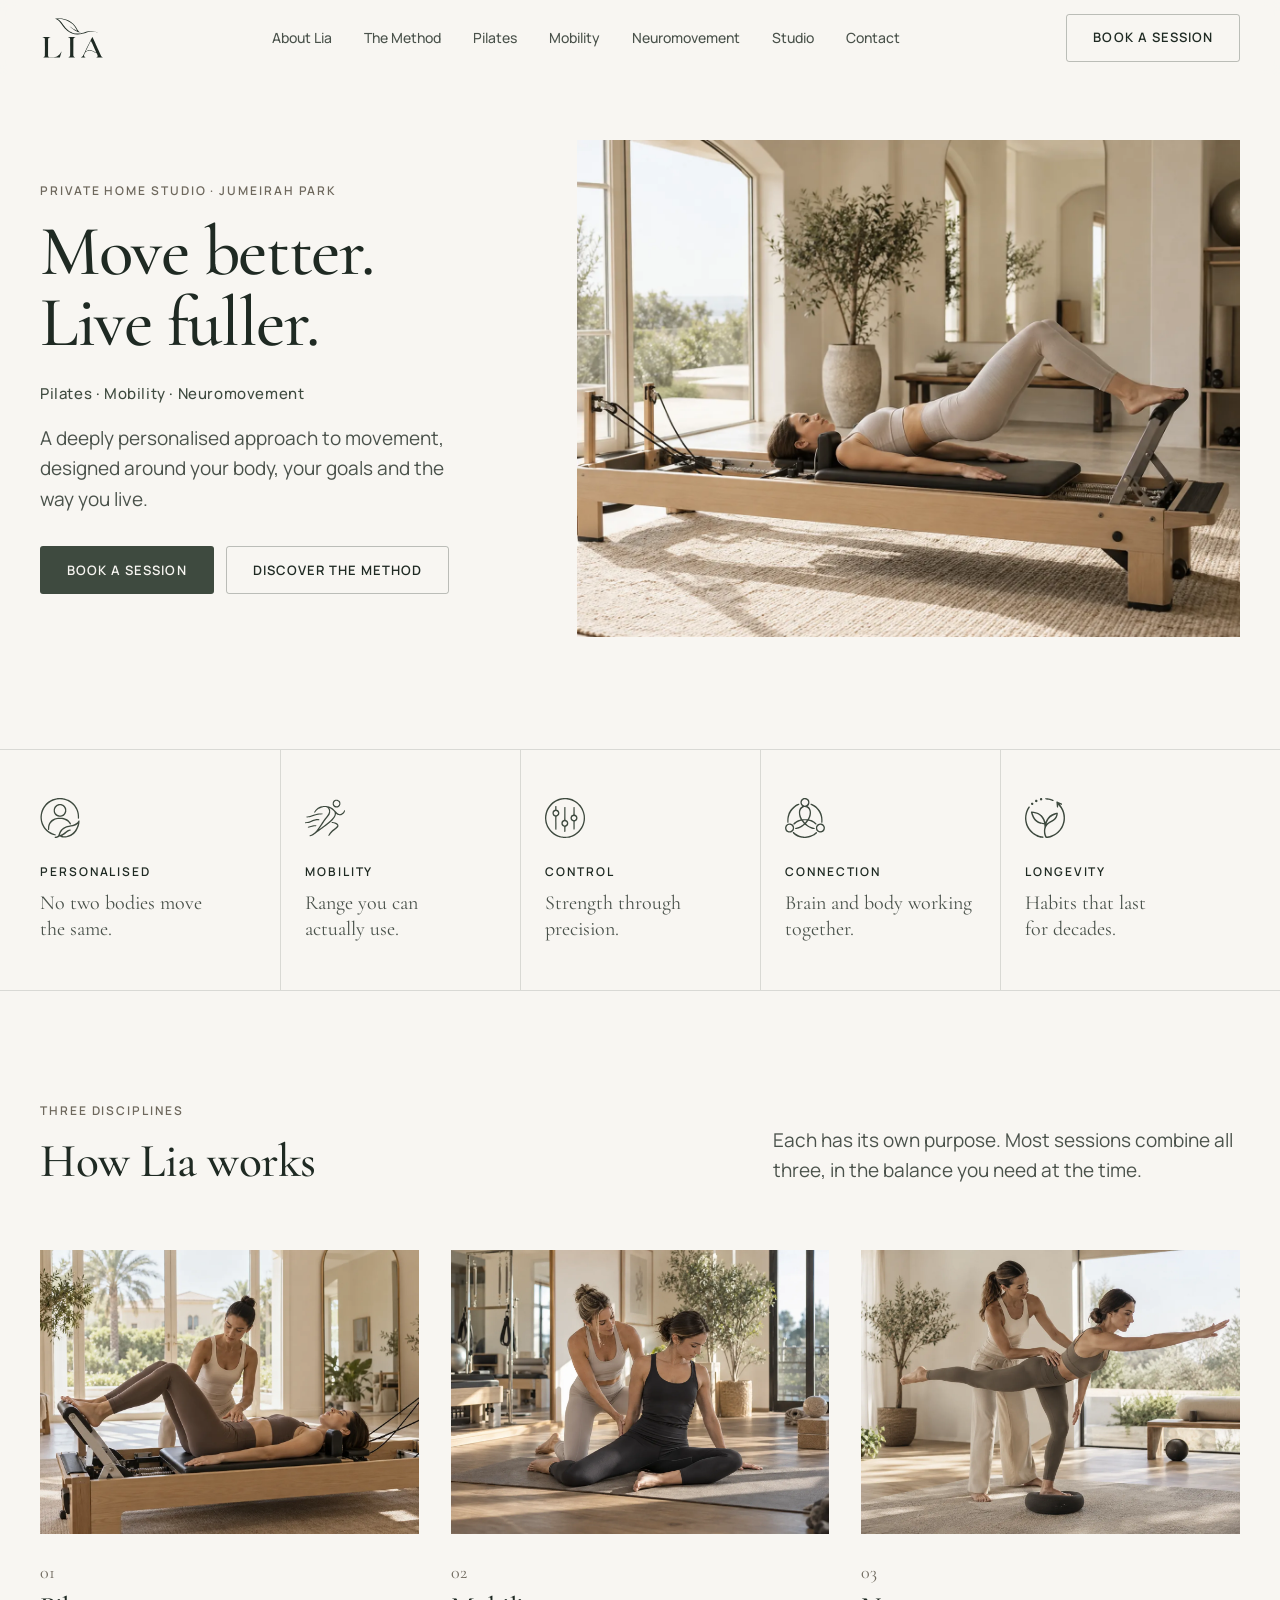
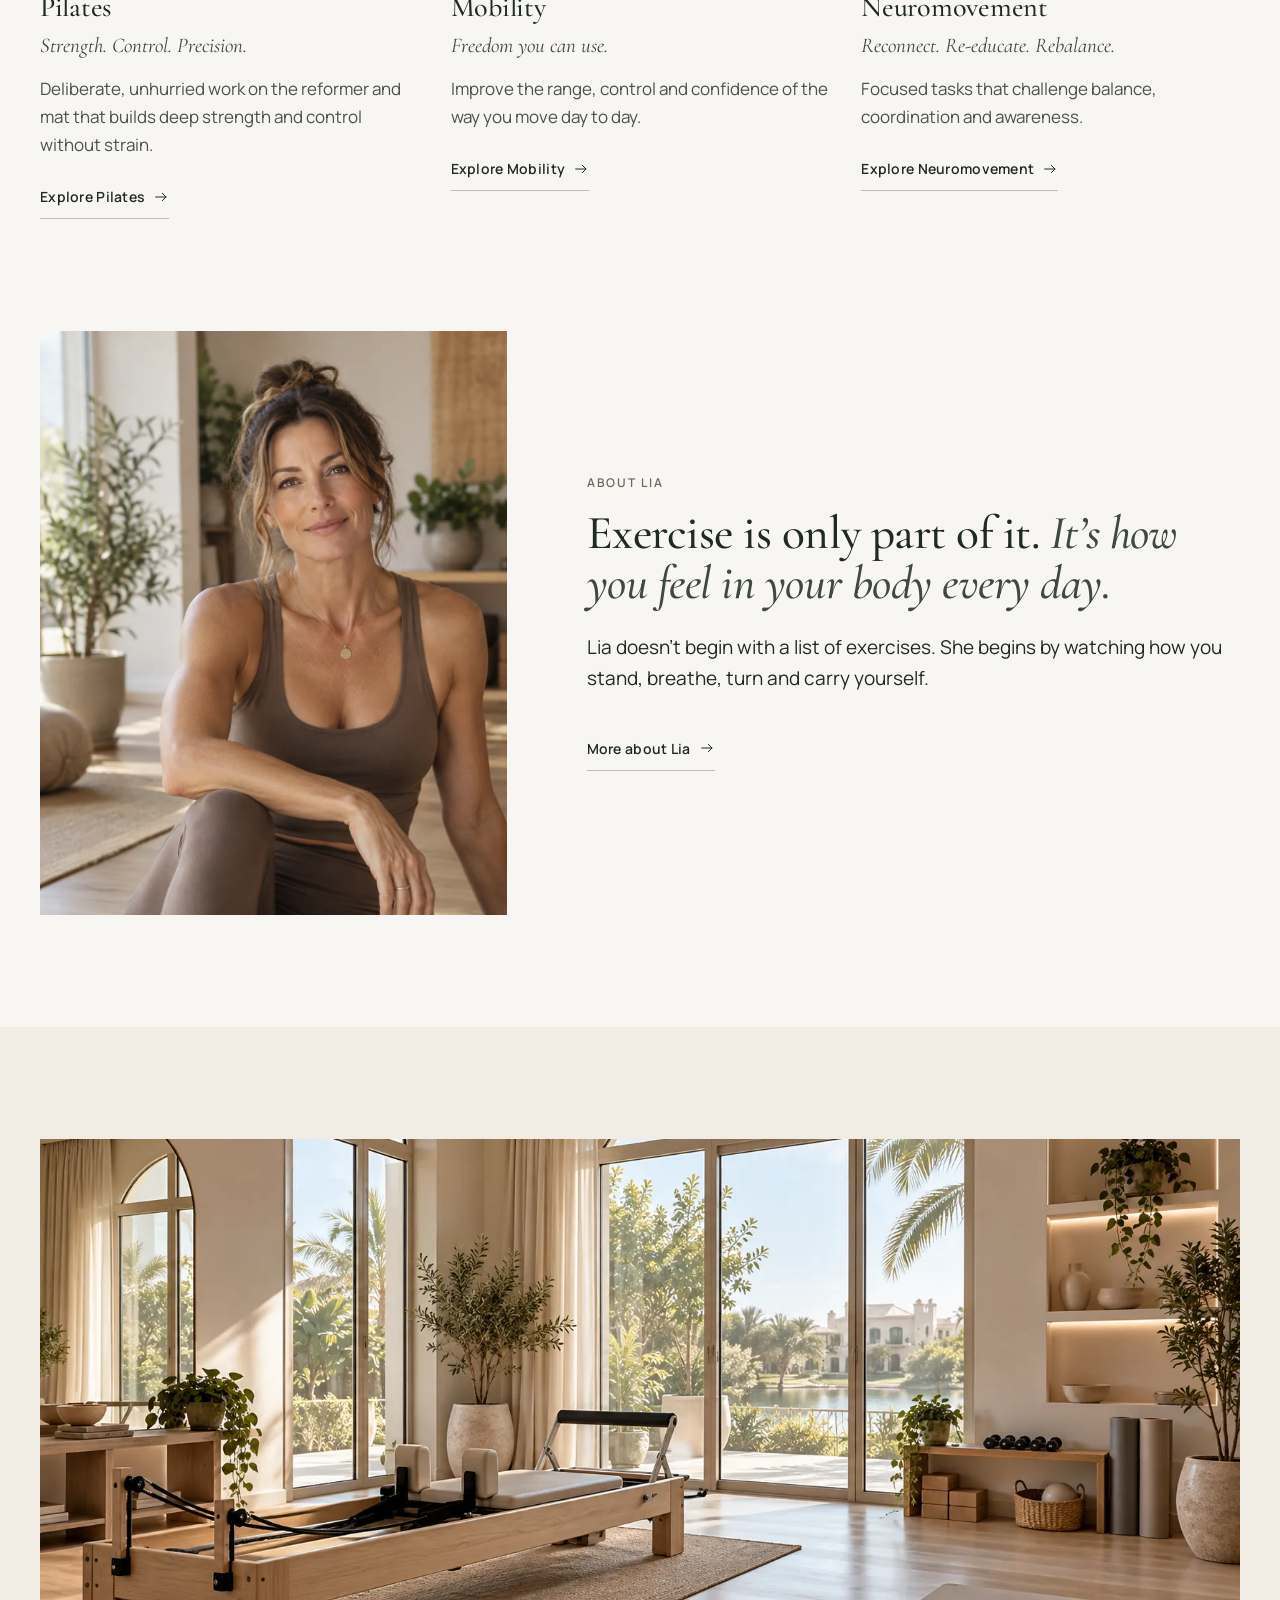
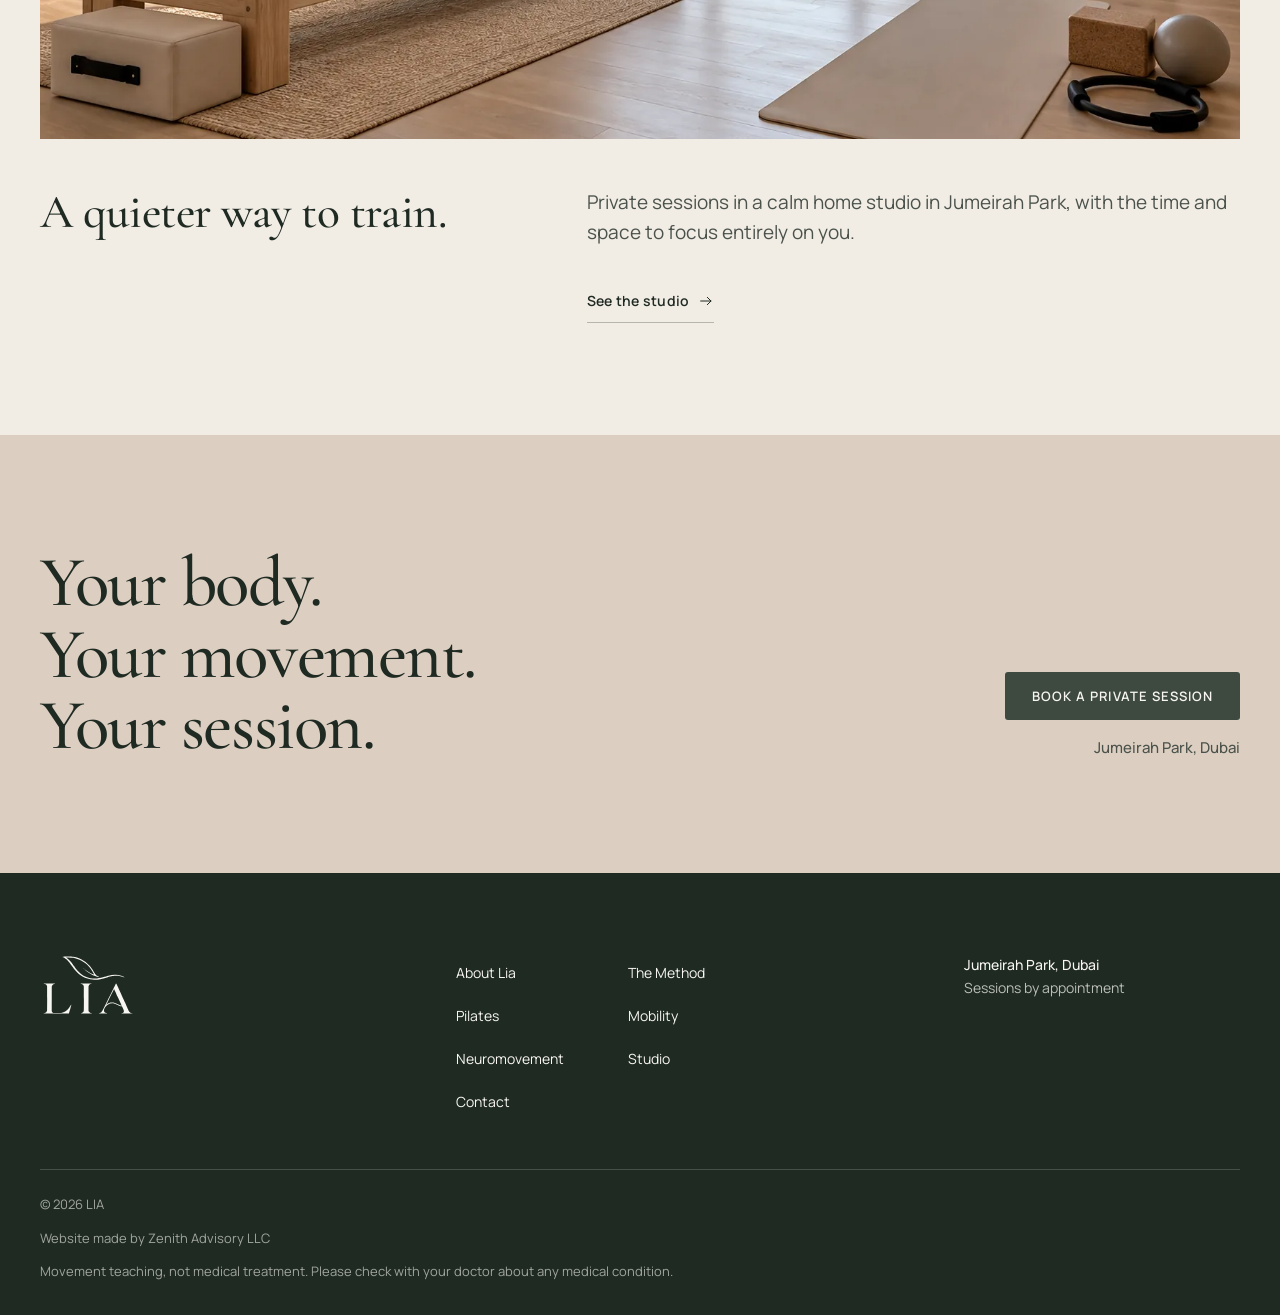
<file: index.html>
<!doctype html>
<html lang="en-GB">
<head>
<meta charset="utf-8">
<meta name="viewport" content="width=device-width, initial-scale=1, viewport-fit=cover">
<title>LIA — Pilates, Mobility &amp; Neuromovement · Jumeirah Park, Dubai</title>
<meta name="description" content="One-to-one Pilates, mobility and neuromovement sessions with Lia, in a calm home studio in Jumeirah Park, Dubai.">
<link rel="canonical" href="https://liapilates.netlify.app/">
<meta name="theme-color" content="#F8F6F2">
<link rel="icon" href="/favicon.ico" sizes="32x32">
<link rel="icon" href="/assets/favicon/favicon.svg" type="image/svg+xml">
<link rel="apple-touch-icon" href="/assets/favicon/apple-touch-icon.png">
<link rel="manifest" href="/site.webmanifest">
<meta property="og:title" content="LIA — Pilates, Mobility &amp; Neuromovement · Jumeirah Park, Dubai">
<meta property="og:description" content="One-to-one Pilates, mobility and neuromovement sessions with Lia, in a calm home studio in Jumeirah Park, Dubai.">
<meta property="og:image" content="https://liapilates.netlify.app/assets/images/hero.jpg">
<meta property="og:type" content="website">
<link rel="preload" href="/assets/fonts/cormorant-garamond.woff2" as="font" type="font/woff2" crossorigin>
<link rel="preload" href="/assets/fonts/manrope.woff2" as="font" type="font/woff2" crossorigin>
<link rel="preload" as="image" href="/assets/images/hero.webp?v=3" type="image/webp" fetchpriority="high">
<link rel="stylesheet" href="/assets/site.css?v=4">
</head>
<body>
<a class="skip" href="#main">Skip to content</a>

<svg width="0" height="0" style="position:absolute" aria-hidden="true">
  <defs>
    <symbol id="b-personalised" viewBox="-4.0 0.0 342 342"><path fill="currentColor" fill-rule="evenodd" d="M122.5 341.1C122.2 340.5 122 338.7 122 337.1C122 333.4 122.6 332.8 127.3 331.8C133.1 330.5 142.1 327.4 145.4 325.5C148.3 323.8 151.6 320.8 152.7 318.8C153.4 317.6 154.7 313.9 155.7 310.3C159 298.9 162.7 290 167.4 282.8C177.2 267.5 190.6 255.8 206.9 248.1C220.6 241.8 230.8 238.8 259.5 233C276.3 229.6 285.8 226.8 294.8 222.5C301.7 219.2 310.3 213.6 313.8 210.1C317.2 206.7 321.8 200.3 323.8 196.5C324.7 194.6 325.8 193 326.3 192.8C327.9 192.2 331.8 192.5 332.9 193.4C334.1 194.3 334.1 194.4 333.9 202.8C333.7 207.4 333.3 213.1 332.8 215.2C332.4 217.4 331.6 221.7 331.1 224.8C327.9 242.5 318.6 265.2 307.9 281.2C300 292.9 288.2 306 279.8 312.2C265.1 323.1 259 326.4 243.5 332.1C231.5 336.5 222.6 338 208 338C192 338 182.5 336.2 171.4 331.1L167.4 329.3L163.7 330.2C161.6 330.7 158.6 331.8 157.1 332.6C151.1 335.9 148.4 337 141.2 339.3C134.6 341.4 133.1 341.7 128.4 341.9C123.5 342.1 123 342 122.5 341.1ZM222.3 326.2C241.4 322.4 256.6 315.2 272.4 302.4C288.3 289.4 300.6 272.9 310.7 250.5C315.3 240.3 320.7 223 319.5 222.2C319.2 222.1 316.3 223.7 313 225.9C300.5 234.3 288.4 238.5 261 244C235.1 249.2 228 251.2 215.2 257.5C198.8 265.6 189.6 272.9 180.1 285.7C174.5 293.4 167.4 308.4 166.3 315.4L165.9 317.6L167.6 317.4C170.6 316.9 183.6 310.7 190.1 306.7C196.1 303 200.2 299.9 214 288.9C230.4 275.7 241.2 270.4 251.9 270.3C256.5 270.3 257.2 270.4 257.8 271.2C258.7 272.5 258.7 276.7 257.8 277.6C257.4 278 254.1 279.5 250.4 281C236.8 286.3 233 288.8 213.2 305.4C207.7 310 194 318.9 187.4 322.1C186.1 322.7 185 323.4 185 323.6C185 324 190.2 325.6 194.4 326.5C202.5 328.3 212.8 328.1 222.3 326.2ZM119 319.4C99.4 315.7 71.9 301.5 55.4 286.7C45.9 278.1 34.5 265.6 29.7 258.2C26.4 253.4 19.8 242 17.4 237.2C9.3 221.1 3.5 201.9 1.7 185C1.3 181 0.7 175.6 0.4 173C-0.8 162.1 1.6 137.8 5.3 124C11.4 101.3 20 83.1 32.8 66.3C51.9 41 75.7 22.6 103.4 11.5C114.9 7 128 3.5 141.5 1.4C147.3 0.5 150.7 0.3 166.2 0.3C182.8 0.3 184.8 0.3 190.9 1.4C211.7 4.9 226 9.2 239.5 16C270.1 31.3 293.6 53.2 309.5 81.1C315.5 91.6 317.5 95.9 321 106.4C327.1 124.3 329.4 137.3 329.9 156.1C330.3 175.1 329.9 176.5 324.6 176.5C319.6 176.5 319.8 177.2 319.4 161.4C319.1 147.4 318.7 143.2 316.9 134C314.3 120.5 311.7 112.6 304.6 96.8C299 84.2 286.9 67.4 274.9 55.7C256.4 37.7 239.3 26.9 217 19.1C181.3 6.6 147.6 7.1 112.5 20.4C79.7 32.9 53.1 55 34.1 85.3C18.5 110.3 10 141.8 11.3 170.2C12.4 197.2 21.9 225.1 38.1 249.5C47.9 264.1 64.1 279.7 82 291.7C91.6 298.2 111.9 306.9 124.2 310C126.7 310.6 129.1 311.5 129.6 311.9C130.7 312.8 130.8 317.8 129.8 319.2C128.9 320.6 125.2 320.6 119 319.4ZM66.2 272.8C65.3 272.4 64.5 271.7 64.3 271.3C63.5 269.2 64 251.2 65 244.6C67.3 229.4 70 221.7 77.5 209.5C86.5 195 101.5 183.3 120.2 176.3C135.7 170.6 148.4 168.7 170.8 169.1C193.7 169.6 205.7 172.2 222.8 180.5C231.3 184.6 235.6 187.6 242.7 194.3C254.1 205.1 261.6 216.6 260.9 222.1C260.4 225.1 259.1 226 255.4 226C252.1 226 252.7 226.6 247.4 218.2C242 209.8 237.5 204.8 229.5 198.5C223.2 193.5 212.7 187.9 205 185.3C198.2 183.1 184.7 180.5 175.8 179.7C167.1 179 154.9 179.3 149.2 180.5C130.3 184.3 126.7 185.4 118.2 189.6C106.1 195.7 96.7 203.5 89.3 213.8C84.7 220.1 83.6 222 80.6 229C76.5 238.5 74.5 250 74.5 263.6C74.5 270.8 74.5 271.1 73.3 272.3C71.8 273.7 68.8 273.9 66.2 272.8ZM159.6 160.5C151.2 159.7 145.9 157.9 138 153.2C129.9 148.4 122.3 140.2 118.2 131.8C114 122.9 113.4 120.4 113.1 108.8C112.9 97.6 113.3 93.5 115.5 87.2C121.2 70.6 134.6 58.2 151.8 53.7C156.3 52.5 157.6 52.3 166.5 52.3C175.5 52.3 176.7 52.4 181.6 53.6C199.5 58.1 214.4 72.7 219.6 90.8C220.7 94.4 220.8 95.7 220.7 106.2L220.7 117.8L219.1 122.9C216.7 130.7 214.1 135.2 207.9 142.8C201.8 150.4 193.3 155.8 182.7 158.9C177.6 160.4 166.7 161.2 159.6 160.5ZM175.6 149C187.7 145.9 199.6 136.6 204.8 126.2C209.9 115.8 211.3 108.1 209.8 99.8C206.7 83.2 194.8 69.9 178.8 64.9C170.3 62.2 165.8 62 157.5 64.1C146.6 66.8 136.8 73.8 130.5 83.6C125.2 91.8 122.3 102.7 123.4 110.2C124.7 118.6 128.8 128.4 133.4 133.5C141.2 142.3 148.7 146.7 160.8 149.7C164.5 150.7 170.3 150.4 175.6 149Z"/></symbol>
    <symbol id="b-mobility" viewBox="0.0 -16.5 385 385"><path fill="currentColor" fill-rule="evenodd" d="M44.5 350.1C44.1 349 44 347.3 44.2 346.3C44.6 344.2 44.8 344.1 53.5 340.7C69.7 334.4 90 319.6 104.7 303.6C116.1 291.1 126 277.8 145 249.2C149.8 242.1 155.2 234 157 231.2C158.9 228.5 164.3 220.4 169.1 213.2C184.6 190.1 197.3 173 212.2 155.1C222.7 142.4 228.8 130.8 231.2 118.9C232.2 114.1 232.2 111.5 231.2 105.6C229.6 95.6 224 85 216.6 77.9C210.2 71.7 205.4 70.4 190 70.3C181.4 70.3 178.8 70.4 173.8 71.4C159.7 74 142.9 80.7 132.5 87.7C117.7 97.6 109.1 106.2 96.6 123.5C95.8 124.5 95.3 124.7 92.8 124.7C89.3 124.8 88.9 124.3 89.1 120.2C89.3 117.7 89.7 116.5 91.4 113.5C95 107.2 99.7 101 105.8 94.6C115.5 84.4 124.8 77.6 137.7 71.3C146.8 66.8 151.8 65.1 162 62.8C173.7 60.2 177.9 59.8 191 59.8C204.1 59.8 207.7 60.2 222.3 63.5C235.3 66.4 249.6 72.7 261.5 80.7C270.6 86.8 279.3 95.1 297 114.5C308.2 126.8 313.1 130.9 321.8 135.2C327.8 138.3 331.9 139.5 335.7 139.5C343.8 139.5 353.6 134.4 362 126C366 122 373 112 376.2 105.6C378.1 101.7 379 101 381.7 101C384.9 101 385 101.1 385 106.5C385 109.1 384.8 111.5 384.6 111.8C384.4 112 383.4 114 382.5 116.2C378.8 124.9 375.5 129.8 369.4 136C362.7 142.7 356.4 146.4 347.8 148.8C344.9 149.6 342.6 149.8 335.8 149.8C327.5 149.8 327.1 149.7 322 148.1C314.1 145.5 309.4 143 302.1 137.1C300.3 135.7 298.7 134.5 298.5 134.5C298.3 134.5 298 136.2 297.8 138.3C295.9 158.9 286.5 175.6 263.5 199.2C248.9 214.1 219.1 238.2 176 270C170.9 273.7 163.2 279.5 158.8 282.8C154.4 286.1 146.1 292.2 140.3 296.3C134.6 300.4 126.8 306 123 308.8C119.2 311.5 112.5 316.3 108.2 319.5C103.8 322.6 99 326.3 97.5 327.7C91.4 333.3 73.2 344.7 65.3 347.9C56.9 351.2 55.3 351.7 50.1 351.9L45.1 352.1L44.5 350.1ZM226.3 348.5C225.6 347.7 225.4 346.9 225.6 344.1C226.1 335.8 236.3 320.1 251.8 303.9C261 294.3 269.1 287.5 292.6 269.7C304.8 260.4 311 253.6 311 249.3C311 245.5 304.7 238.5 298 235C288.2 230 268.9 224.5 260.7 224.5C257.6 224.5 256.5 223.3 256.5 219.8C256.5 216.2 257.5 215.4 261.8 215.1C276.5 214.2 302.4 221.9 313.2 230.5C320 235.9 322.2 241 321.9 250.4C321.8 255.7 321.6 256.6 320.1 259.6C317.5 265.2 310.2 272.1 295.5 283.1C286.7 289.7 275.4 298.8 268.2 305.1C256 315.7 243.7 330.6 235 345.2C232.9 348.9 232.1 349.5 229.5 349.5C227.8 349.5 226.9 349.2 226.3 348.5ZM146.8 276.5C150.1 274.1 155.9 269.8 159.8 266.9C163.6 264.1 168.8 260.2 171.4 258.3C173.9 256.3 177.5 253.6 179.3 252.2C220.1 221.7 242.4 203.3 255.8 189.2C272.5 171.6 280.4 160.2 284.5 148.1C288 137.4 287.5 126.4 283.2 119.2C278.2 110.9 264.7 97.8 252.5 89.4C245.5 84.6 234.5 79 234.5 80.2C234.5 80.3 235.6 82.7 237 85.3C238.5 88.2 240.1 92.4 240.9 95.2C242.1 100 242.2 100.9 242.2 111.5C242.2 118.9 242 123.8 241.6 125.8C240.6 130.3 238 137.9 236.4 141.2C232.9 148.2 223.4 161.2 210.1 177.5C207.2 180.9 203.5 185.7 201.8 188C200.2 190.3 197.6 193.7 196.2 195.5C193.8 198.6 183.4 213.8 171.7 231.5C168.8 235.8 165.1 241.4 163.3 244C161.5 246.6 156.3 254.3 151.9 261C147.4 267.7 142.2 275.2 140.3 277.6C138.5 280.1 137 282.3 137 282.6C137 283.4 140.3 281.3 146.8 276.5ZM28.1 268.6C26.8 267.3 26.6 263.8 27.7 262.2C28.1 261.6 29.8 260.7 31.4 260.1C55 251.5 62 249.3 73 247.3C84.3 245.2 95.1 244.6 103.9 245.4C106.9 245.7 107.8 246 108.6 247C109.8 248.5 109.8 252 108.6 253.5C107.7 254.6 107.2 254.7 99.4 255.1C83.9 255.8 74.1 257.6 58 262.8C45.5 266.8 36.9 269 32.9 269.3C29.5 269.6 29 269.5 28.1 268.6ZM3.8 225.7C0.9 225.2 0 224.2 0 221.3C-0 217.9 0.4 217.7 8.5 217C26.6 215.5 41.8 210.9 63.8 200.1C74 195 90.9 189.6 101.2 188.1C112.2 186.4 125.3 186.2 134.4 187.4C137.6 187.9 138 188.4 138 192.1C138 196.3 137.6 196.5 128.3 196.5C119.3 196.5 110.8 197.4 101 199.5C90.2 201.7 81.7 204.7 67 211.4C48.1 219.9 39.2 223.2 30.2 224.8C25.8 225.6 7 226.2 3.8 225.7ZM17.1 170.1C14.5 169.6 14 169 14 165.9C14 162.8 14.8 162 18.3 162C21.6 162 30.9 160.8 37.9 159.4C49.7 157.2 58.9 154.2 82 145.2C109 134.8 124.6 131.5 148 131.5C160.3 131.5 167.2 132.2 168.6 133.6C169.7 134.7 169.8 138.3 168.8 139.8C168.1 140.8 167.4 140.9 154.9 141.2C147.7 141.4 139.4 141.8 136.5 142.2C121.6 144.3 105.5 148.2 96.2 152C79 159.2 53.9 167.4 43.8 169.3C39.2 170.2 20.5 170.7 17.1 170.1ZM294.8 74C287.6 72.5 282.3 69.7 276.5 64.2C273.5 61.3 272.6 60 270.2 55.3C267 48.8 266.3 45.8 266.3 37.8C266.2 19.7 276.8 5.5 293.2 1.2C297.3 0.2 308.4 -0.3 311 0.4C312 0.7 314.1 1.3 315.8 1.8C321.6 3.4 328.8 8.1 333.2 13.1C338.7 19.4 341 26.6 341 37.5C341 52.4 335.8 62.2 324 69.4C317.4 73.5 314.8 74.1 305 74.3C300.5 74.4 295.9 74.2 294.8 74ZM308.8 63.3C314.3 62 317.4 60.1 322 55.5C326.6 50.9 328.8 47.1 330.3 41.5C332.3 33.5 327.6 22.1 320.1 17.1C308.9 9.5 299.7 9 289.7 15.5C283.2 19.8 279.6 25.1 277.5 33.4C276.5 37.4 276.4 37.7 277.2 41.1C278.4 46.3 281.6 52.1 285.5 56C292.2 62.7 300.4 65.3 308.8 63.3Z"/></symbol>
    <symbol id="b-control" viewBox="0.0 0.0 331 331"><path fill="currentColor" fill-rule="evenodd" d="M149.9 330.8C149.8 330.6 146.5 330.2 142.7 329.8C111.3 326.5 77.9 310.7 53.3 287.5C31.9 267.4 17.6 245.1 8.5 217.5C3.5 202.6 2 194.1 0.5 173C-1.2 150.7 3.3 125.4 13.4 100.1C22.7 77 40.6 53.2 61.9 35.8C80.3 20.8 111.2 6.6 134.2 2.8C151.3 -0.1 151.4 -0.1 167.2 0.1C185.1 0.4 189.4 0.9 207.1 5C218.4 7.7 228.1 11.3 241.6 18.1C261.7 28.1 280.9 43.6 294.3 60.6C295.9 62.7 298.3 65.8 299.7 67.5C302.5 71.1 310.2 83.8 313.3 90C321.8 107.1 327 124.2 329.6 143.5C330.9 152.9 331.4 174.5 330.5 182.2C327.5 208.3 319.9 230.9 306.8 252.9C302.3 260.4 291.3 274.6 284.1 282.1C277.3 289.2 263.9 300 253.8 306.5C241.8 314.2 222.1 322.7 207 326.5C199.1 328.5 199.6 328.4 189 329.8C180.8 330.8 177.6 331 164.8 331C156.8 331 150.1 330.9 149.9 330.8ZM180.3 319.8C198.9 317.8 219.8 311.6 234.8 303.8C253.7 293.8 271.2 279.5 284.7 263C300 244.3 310.4 223.3 316.7 198.2C320.2 184.6 321.3 162.3 319.3 147.3C316.5 126.7 307.8 102.4 297 85C287.9 70.4 275.4 56 263.2 46.2C256.4 40.6 241.9 31.2 233.6 27.1C226.5 23.5 212.3 17.9 205 15.8C193.6 12.5 171.8 9.7 162.3 10.2C137.4 11.7 113.8 18.2 93.5 29.3C79 37.2 70.2 43.8 58.6 55.1C45.4 68 36.1 80.7 27.8 97.5C21.1 110.8 17 122.7 14.5 135.9C13.7 140.2 12.8 144.8 12.6 146C11 153 10.6 169.2 11.8 179.5C14.7 205.5 22.4 226.9 37.2 249.9C42 257.3 43.5 259.3 51.6 268.8C66.8 286.6 91.3 303.1 115 311.5C128.4 316.3 136.2 318 153.2 320.2C157.3 320.7 174.1 320.4 180.3 319.8ZM161.1 280.7C159.2 279.9 159 278.2 159 258.1C159 243.1 158.9 238.5 158.4 238.1C158 237.9 155.9 237 153.6 236.2C146.3 233.7 139.1 226.9 137.2 220.9C135.2 214 135.1 205.5 137 199.4C139.5 191.2 146.6 184.4 154.9 182.2C156.7 181.7 158.4 181.2 158.7 181C158.9 180.7 159.2 157.8 159.2 128.7L159.2 76.9L160.7 75.7C162.5 74.1 166.3 74 168.2 75.5L169.5 76.6L169.5 128.4C169.5 156.9 169.7 180.5 169.9 180.8C170.1 181.1 171.6 181.8 173.2 182.2C179.5 184 185.9 189 189.2 194.7C191.6 198.7 192.5 202.9 192.5 209.8C192.5 219.4 190.7 224.2 185.2 229.8C182.1 233 177.2 236 173.5 237C169.5 238.2 169.8 236.7 169.6 259.3C169.4 279.2 169.4 279.5 168.3 280.3C167.3 281 162.6 281.2 161.1 280.7ZM85.7 260.9C84.8 259.9 84.8 258.2 84.7 207.4C84.6 178.5 84.4 154.6 84.3 154.2C84.2 153.9 83.3 153.5 82.3 153.3C79 152.7 72.4 148.9 69.5 146C66.3 142.9 63.4 137.5 62.5 133.2C61.6 128.9 62.1 116.9 63.2 114C66.6 105.9 72 101 81.2 97.8L84.2 96.7L84.5 82.7C84.7 75 85 68.3 85.2 67.9C85.8 66.5 87.2 66 90.4 66C95.1 66 95 65.6 95 81.8C95 89.3 95.1 95.8 95.3 96.2C95.5 96.7 97.1 97.4 99.2 98C108.3 100.7 114.8 107 117.5 115.9C118.9 120.5 118.9 130.6 117.5 135.1C114.9 143.6 107.7 150.5 99.2 152.7C97.6 153.2 96 153.9 95.6 154.3C95.1 155 95 166.5 95 207.6C95 268.1 95.6 262 89.8 262C87.2 262 86.5 261.8 85.7 260.9ZM236.2 260.5C235.3 259.5 235.3 258 235.4 228.8C235.4 212 235.3 197.2 235.1 196L234.8 193.8L231.4 192.9C222.3 190.5 215.8 184.7 212.6 176.1C210.7 170.9 210.5 161.6 212.1 156.4C213.6 152 217.1 146.3 220.2 143.7C222.8 141.5 228.6 138.6 231.7 138.1C233 137.8 234.3 137.4 234.6 137.1C234.9 136.8 235.2 124.8 235.4 106.5C235.7 76.9 235.7 76.4 236.7 75.7C238.2 74.7 243.7 74.8 244.6 75.8C245.1 76.5 245.3 82.2 245.5 106.5C245.8 138.2 245.8 138 248.1 138C248.6 138 250.2 138.5 251.7 139.1C259 142.2 265.9 149.8 267.7 156.7C268.8 160.7 268.8 170.1 267.7 174.1C265.5 182.6 258.4 190 249.9 192.6C247.2 193.4 246.3 193.9 246 194.8C245.7 195.6 245.5 209.4 245.5 227.7C245.5 264.4 245.9 261.5 240.6 261.5C237.8 261.5 237 261.3 236.2 260.5ZM170.2 225.8C176.5 222.9 181.8 215.4 181.7 209.3C181.6 197.6 167.7 188.6 157.4 193.6C152.2 196.2 147.4 202.6 146.7 208.1C146 213.2 150.7 221.7 155.8 224.6C161.2 227.6 165.5 227.9 170.2 225.8ZM242.7 182.8C250.3 180.8 254.5 176.8 257 169.4C257.9 166.7 258 165.9 257.6 163.6C255.8 154.9 248.2 148.3 239.8 148.3C231.7 148.2 224.1 154.8 222.4 163.2C220.9 170.8 227.7 180.3 236.5 182.8C239.5 183.6 239.4 183.6 242.7 182.8ZM96.3 141.5C102.4 138.7 107.3 132.5 107.8 126.9C108.8 117.5 99.7 107.8 90 107.8C81.4 107.7 72.4 116.6 72.4 125.3C72.3 130.4 77.1 137.8 82.4 140.8C87.5 143.8 91 144 96.3 141.5Z"/></symbol>
    <symbol id="b-connection" viewBox="-0.5 0.0 333 333"><path fill="currentColor" fill-rule="evenodd" d="M150.2 332.4C148.3 332.2 143.8 331.5 140.2 330.9C114 326.9 86.9 313.7 69.5 296.6L64.5 291.8L64.5 288.9C64.5 284.9 65.4 284 69.7 284L73 284L77.4 288.1C86 296.2 94.2 301.8 107.8 308.7C116 312.9 126.2 316.6 136.8 319.2C161.6 325.2 186.6 323.2 212.2 313.1C226.3 307.6 241.8 298.2 252.3 288.7C257.8 283.8 258.2 283.5 260.2 283.5C264.4 283.5 266 285.1 266 289.1C266 291.9 265 293.4 260.9 297.1C251.8 305.1 248.4 307.5 238.5 313.2C220.5 323.7 204.3 329.1 184.5 331.5C181.9 331.8 178.7 332.3 177.3 332.5C174.4 333.1 155 333 150.2 332.4ZM29.2 286.8C14.5 283.4 5.1 274.2 1.3 259.4C-0.3 253.3 -0.4 248 1 241.5C5.3 221.6 22.6 210.1 44.1 212.9C53.1 214.2 58.6 216.8 65.1 223C68.3 226 69.4 227.5 71.3 231.2C77.7 244.2 76.7 261.7 68.8 272.7C64.5 278.7 56 284.5 49 286.3C44.5 287.4 33.1 287.7 29.2 286.8ZM286.7 287C280.9 286 273.7 282.8 269.6 279.3C263.8 274.6 258.7 266.3 257.5 259.7C256.5 254.7 257.1 241 258.4 237C260.7 229.9 266.1 222.7 272 218.8C287.3 208.6 310.9 211.2 322.4 224.3C327.3 229.9 329.5 234.2 331 242C333 251.8 331.5 261.2 326.6 269.8C322.4 276.8 314.5 283.2 306.8 285.6C301.3 287.4 292.6 287.9 286.7 287ZM42.2 276.2C47.5 275.1 51.6 272.8 56 268.5C62.8 261.7 66 253.1 64.5 245.7C61.7 231.6 46.1 220.5 33.4 223.5C24.6 225.6 16 233.3 12.4 242.4C10.9 246.2 10.9 252.8 12.4 257.4C14.9 265.2 24.2 274 32.5 276.3C35.5 277.1 38.1 277.1 42.2 276.2ZM301.3 275.4C308.9 273.1 317.1 264.8 319.8 256.5C321.1 252.5 321 245.7 319.5 241.8C315.4 231 304.3 223 293.4 223C284.6 223 272.6 232.3 269 241.8C265.7 250.6 267.1 257.8 273.6 265.8C281.4 275.3 290.8 278.6 301.3 275.4ZM85.1 258.2C84.1 257.3 84 256.9 84.1 253.8C84.3 249.5 84 249.7 94 247.5C110.8 243.8 126.4 236.6 142.4 225.2C148.6 220.7 156 214.4 156 213.5C155.9 213.1 153.6 209.9 150.7 206.5C147.8 203.1 144.1 198.4 142.5 196.2C140.8 194.1 138.9 191.6 138.3 190.8L137.2 189.3L133.6 189.9C124.3 191.5 108.6 197.8 98.5 204.2C93.5 207.2 87.5 212.1 81.1 218.1C77.5 221.5 77.5 221.5 74.7 221.5C69.9 221.5 67.6 218.6 69 214.2C70.4 210.1 81.7 200.3 92.5 193.9C102.8 187.7 113.1 183.4 123.9 180.8C127.3 179.9 129.7 179.1 129.9 178.7C130 178.3 128.4 174.4 126.3 170.1C121.4 159.7 120.8 158.2 118.5 149C115.8 138.1 114.8 128.6 115.1 117.8C115.3 113.1 115.7 108 116 106.5C117.1 101.6 120 92.8 121.8 89.4C125.2 82.9 133.2 74.9 140 71C141.8 70 143.2 69 143.2 68.7C143.2 68.4 142.1 67.2 140.7 66.1C139.3 65 137 62.6 135.6 60.7C130.2 53.5 128 46.7 128 36.8C128 29 128.9 24.9 131.8 19C135.8 11.1 142.6 5.1 151.2 1.7C154.6 0.3 155.2 0.3 164.4 0.1L174 -0L178.9 1.6C185 3.7 188.6 6.1 193.6 11C200.2 17.7 203 25.2 203 36.6C203 49 199.1 58.5 191 65.6C189.4 67 188 68.5 188 68.7C188 69 189.8 70.4 192.1 71.8C198.5 75.8 206.5 84.4 209.7 90.8C216 103.4 217.7 123 214 140.6C212.2 149.3 207.3 163.6 203.8 171C202 174.7 200.5 178 200.5 178.3C200.5 179 200.2 178.9 208.2 181C211.6 181.9 216.3 183.2 218.8 184.1C230.2 188 245.9 197.8 256.1 207.4C261 212 261.6 213 261.7 216.3C261.7 220 260.2 221.5 256.5 221.5C254.1 221.5 254 221.4 248.7 216.5C235.1 203.9 216.4 193.9 198.9 190.1C195.6 189.3 194.4 189.3 193.9 189.7C193.5 190 191.2 192.9 188.7 196.2C185 201.2 180.4 206.8 175.3 212.4L174.3 213.5L175.5 214.8C177.7 217.1 190.6 227.2 195.2 230.2C201 233.9 210.7 238.7 218.5 241.9C224.3 244.2 237.8 248.1 243 248.8C246.9 249.4 247.5 250 247.5 253.8C247.5 258.6 246.7 259.2 241.1 258.9C234.6 258.4 227.3 256.8 217.5 253.5C201.1 247.9 186.8 239.8 172.5 227.8C165.1 221.6 165.7 221.8 161.7 225.3C150.8 234.9 135.6 244.6 123.4 249.7C107 256.6 88.2 260.7 85.1 258.2ZM302.4 205.5C301.4 204.7 301.3 204.2 301.3 201.7C301.3 200.1 301.4 194.2 301.5 188.8C301.9 163.1 296 139.7 283.5 117.9C268.3 91.4 249 74.2 216.5 58.1L211.8 55.8L211.6 52.6C211.4 48.4 211.8 48 216.1 48C219.1 48 220.4 48.3 225.9 50.6C242.3 57.2 257.1 67.5 271.8 82.6C275.9 86.8 280.4 91.8 281.7 93.8C283.1 95.7 285.3 98.8 286.7 100.8C294.4 111.2 302.3 127.8 306.2 141.8C310 155.4 311.5 166.2 311.8 181.5C312.1 195.5 311.6 204.1 310.2 205.6C309 206.9 304.1 206.9 302.4 205.5ZM20.1 205.3C19.2 204.3 18.5 194.7 18.5 185.2C18.5 166.1 22.1 145.3 28 130.6C30.6 124.2 37.7 110 40.9 105C50.3 90.2 66.1 73.7 80.2 64.1C90.7 57 93.5 55.5 104.5 50.7C110.5 48 112.2 47.5 114.5 47.5C118.4 47.5 119.1 48.2 119.4 51.8C119.7 55.6 118.7 56.9 114.1 58.7C105.1 62.3 89.9 71.4 81.3 78.2C56.3 98.1 39.1 125.7 32 157.3C29.3 169.5 28.8 174.5 28.8 189.8C28.8 201.3 28.6 204.5 28.1 205.2C27.2 206.2 20.9 206.4 20.1 205.3ZM168.8 201.1C172.4 197.6 179.5 188.7 179.5 187.8C179.5 185.8 153 185.5 151.7 187.6C151 188.7 163.6 204 165.2 204C165.6 204 167.2 202.7 168.8 201.1ZM158.5 176.2C165.1 176 173.8 176.1 178.2 176.4L186.2 177L187.9 175.1C189.8 173 196.4 159.8 198.5 153.8C203.9 138.7 206.2 122.3 204.3 112.4C201.2 96.2 193.8 85.9 180.8 79.5C169.3 73.8 161.8 73.6 151.2 78.7C137.5 85.4 128 98.7 126 113.9C125.2 119.3 125.7 130.7 126.7 134.5C127.1 136 127.8 139.2 128.3 141.5C129.7 149.1 136.3 165.1 141 172.5C143.4 176.3 144.4 177.2 145.8 176.8C146.3 176.6 152 176.3 158.5 176.2ZM171.7 62.7C182.5 60 192.5 47.3 192.5 36.2C192.5 33 191 28.1 189 24.7C183.1 14.4 170.4 8.2 160.6 10.7C147.2 14.1 136.7 28.7 139 40.8C140.2 47.7 144.9 54.4 151.7 58.9C158.3 63.3 164.7 64.5 171.7 62.7Z"/></symbol>
    <symbol id="b-longevity" viewBox="0.0 -0.5 315 315"><path fill="currentColor" fill-rule="evenodd" d="M135.5 313.5C134.8 313.3 132.4 312.9 130.2 312.5C120 310.9 102.3 305.8 93.4 301.8C76.3 294.1 63.2 285.6 50.5 273.9C33.2 257.9 19.9 238.8 11.4 217.9C7.3 207.5 2.8 189.6 1.6 178.2C1.3 175.8 0.8 171.3 0.5 168.2C-1 154.6 1.1 133.6 5.8 115.6C8.7 104.5 11.8 96 16.1 87.6C19.8 80.3 27 68.6 28.3 67.5C28.9 67 30.4 66.8 32.6 66.8C36.9 66.8 37.5 67.4 37.5 71.7C37.5 74.5 37.4 74.9 34 79.9C26.9 90.3 19.9 106.5 16 120.9C11.9 136.1 10.8 145.8 11.1 160.4C11.4 172.3 12.4 180.2 15 190.5C19.6 208.7 25.9 223.4 34.9 237.1C46.3 254.3 62.4 270.1 80 281.6C90.4 288.4 109.1 296.4 122.4 299.7C129.1 301.4 131.7 301.9 140 303C144.9 303.7 145.5 304.2 145.5 308.6C145.5 313.2 144.6 314 140 314C138.2 313.9 136.2 313.7 135.5 313.5ZM162.7 312.9C160.2 310.2 154.6 297.7 152.6 290.5C150.1 281.4 149.4 276.1 149.1 264.4C148.8 251.7 149.2 247.3 151.6 235L153.2 226.8L152.4 217.1C151.9 211.7 151.3 207.2 151.1 206.9C150.8 206.6 147.2 206.2 142.9 205.9C133.3 205.4 129.5 204.8 121 202.7C103.5 198.4 87.7 189.1 76.8 176.5C63.4 161.1 57.2 148.8 49 121.6C46.2 112.3 45.9 109.4 47.5 107.3C48.5 106.1 48.8 106 52.9 106C62.5 106 76.2 108.1 86.5 111C113.3 118.7 131.6 131.2 144.3 150.3C151 160.4 156.1 171.9 158.8 182.5C160.6 189.8 160.5 189.7 161.2 188.9C161.6 188.6 162.4 186.7 163 184.8C165.6 176.6 174.5 161 181.4 152.5C195.4 135 218.9 122 246.2 116.5C253 115.2 256.2 115.2 257.6 116.6C258.6 117.6 258.6 118 258.4 123.7C257.8 134 255.5 142.7 250.4 153.2C246.4 161.6 237.2 172 227.2 179.5C223.4 182.4 219.9 184.4 206.8 191.4C181.4 204.9 166.9 221.1 161.8 242C159.3 252.1 159 260.7 160.6 272.7C161.8 282.1 164.5 291.1 168.3 298.5C171.1 303.9 170.3 303.8 182.8 301.5C194.2 299.4 195.9 298.9 206 295.1C233.2 284.9 253.6 270.1 272.8 246.8C278 240.5 288.5 222.8 292 214.5C300 195.8 304.6 171.3 303.8 152.5C302.5 125 295.4 102.3 280.6 78.5C275.6 70.4 263.6 55.2 261.3 53.9C260.6 53.5 260.5 54.5 260.8 62.4C261 67.3 261 71.9 260.8 72.6C260.2 75.1 254.4 76 252.3 73.9C251.3 72.8 251.1 71.5 249.8 58.2C249 50.3 248.1 41.7 247.7 39.2C246.2 29.8 246.9 28 251.8 28C253.9 28 255.5 28.4 258.9 29.9C268.9 34.4 274.1 36.6 279.8 38.9C283.1 40.2 287.1 42 288.8 42.8L291.8 44.2L291.9 47.7C292.1 52.2 291.5 53 287.4 53C285.1 53 283.3 52.6 279.9 51.2C277.5 50.2 275.2 49.5 274.9 49.6C274.6 49.7 275.5 51.1 276.9 52.8C280.7 57.4 286.6 65.5 288.8 69C289.8 70.8 291.2 72.9 291.8 73.8C294.2 77.1 298.7 85.8 301.7 92.8C307.3 106 311.3 120.2 313.4 134C314.6 142.3 314.8 144.6 314.8 156.2C314.8 171.8 313.9 180.3 311 192.8C303.6 224.3 289.3 249.7 266.3 271.9C251.5 286.1 230.3 299 210.3 305.8C196.4 310.5 181.3 313.6 170.2 313.9C164 314 163.7 314 162.7 312.9ZM174.6 198.6C179.5 194 185.8 189.5 191.3 186.3C199.9 181.5 204.4 179 208.2 177C227.4 166.8 241 151 246 132.8C247.6 127.2 247.6 127.3 241.2 129.2C208.7 139.1 188.2 156.7 175.4 185.8C172.5 192.3 169.5 200.6 169.5 202C169.5 203 170.3 202.4 174.6 198.6ZM149.5 194.2C149.5 193.5 148.9 190.6 148.2 187.8C144.5 172.9 136.2 157.3 126.2 146.5C118.1 137.8 100.1 127 85.8 122.3C82.4 121.3 67.6 118.2 63.6 117.7C59.8 117.3 59.8 117.1 62.5 125.8C70.5 150.7 83.9 170.2 100.8 181.3C113.4 189.5 130.1 194.8 146 195.6C149.4 195.8 149.5 195.7 149.5 194.2ZM50.6 53.5C48.1 52 47.4 50.4 47.1 46.1C47 42.8 47.1 41.9 48.1 40C49.7 36.9 51.7 36 56.8 36C63.5 36 66 38.5 66 45.4C66 49.5 65.3 51.2 63 53.2C61.5 54.4 61.1 54.5 56.8 54.5C53.2 54.5 51.9 54.3 50.6 53.5ZM83.1 31.5C80.4 29.8 79.5 27.8 79.5 23.2C79.5 16.5 81.9 14 88.5 14C95.5 14 98 16.4 98 23.2C98 27.8 97.1 29.8 94.4 31.5C92.1 32.9 85.4 32.9 83.1 31.5ZM214 22.2C208.4 19.6 195.1 15.4 188 14C180.1 12.4 175.3 11.8 166.7 11.1C159.2 10.5 159 10.3 159 6.1C159 0.8 158.9 0.8 170.6 1.1C177.1 1.3 182.2 1.8 186.1 2.5C202.3 5.4 222.9 12.1 224.4 14.9C225.4 16.7 225.1 21.4 224 22.5C222.5 24 217.6 23.8 214 22.2ZM120.7 18.1C116.4 15.4 116.5 3.4 120.8 1.4C121.5 1.1 122 0.7 122 0.4C122 0.2 123.9 0 126.2 0C133.5 0 136 2.4 136 9.6C136 14.3 135.2 16.3 132.4 18C130.1 19.4 123 19.4 120.7 18.1Z"/></symbol>
    <symbol id="b-home-studio" viewBox="0.0 -4.0 326 326"><path fill="currentColor" fill-rule="evenodd" d="M12.9 316.6C11.7 314.5 11.7 310.5 12.9 308.9C13.8 307.8 14.3 307.7 20.2 307.6C24.5 307.5 26.6 307.2 27 306.8C27.7 305.9 27.5 120.9 26.7 120.7C26.5 120.6 24.8 121.7 23 123.2C21.2 124.6 17.2 127.8 14 130.2L8.3 134.5L5 134.5C0.4 134.5 -0 134 0 129.4L0.1 125.8L12.9 115.6C20 110 27.4 104 29.5 102.3C31.6 100.6 36.2 97 39.8 94.2C45.8 89.5 51.9 84.8 72.5 68.6C77.2 64.8 85.8 58.1 91.3 53.7C96.9 49.2 102.2 45.1 103.1 44.4C104 43.8 106.3 42 108.2 40.5C119.7 31.1 136.7 17.7 146.8 10.1C150.6 7.2 155 3.8 156.5 2.4L159.3 -0L163.9 -0C166.4 -0 168.5 0.2 168.6 0.4C168.8 0.9 179.8 10 183 12.2C184.5 13.3 189 16.8 192.9 20C196.9 23.1 202.2 27.3 204.7 29.2C207.2 31.2 211.4 34.5 214 36.5C231.6 50.5 246 62 247.8 63.2C248.8 64 252.4 67 255.8 69.8C259.1 72.6 266.8 78.8 273 83.7C283.7 92.2 287.6 95.2 305.5 109.4C316.6 118.3 323.8 124.4 325 125.8C326.5 127.8 326.4 131.4 324.8 133.2C323.7 134.3 323.2 134.5 320.3 134.5C317.2 134.5 316.9 134.4 314.8 132.5C313.5 131.4 310.6 129 308.1 127.2C305.7 125.3 302.9 123 301.8 122.2C300.7 121.2 299.5 120.5 299.2 120.5C298.2 120.5 298.2 306 299.1 306.9C299.5 307.3 301.6 307.5 305.3 307.5C312.2 307.5 313 307.9 313.4 312C313.6 314 313.4 315.1 312.7 316.3L311.8 318L162.8 318L13.7 318L12.9 316.6ZM287.4 306.9C287.6 306.5 287.8 262.6 287.9 209.3C288 132.2 287.9 112.2 287.4 111.3C287 110.6 282.5 106.7 277.2 102.5C272 98.3 266.7 94 265.5 93C263.2 91.2 256.4 85.8 245 76.8C241.6 74 236.9 70.3 234.8 68.5C232.6 66.7 228.6 63.5 225.9 61.5C221.8 58.3 208.1 47.3 195.2 37C193.3 35.5 189.9 32.9 187.8 31.3C185.6 29.6 181 26.1 177.6 23.3C169.1 16.3 164.5 13 163.6 13C162.8 13 152.2 20.9 146.1 26C144.2 27.5 140.8 30.2 138.5 32C136.2 33.8 130.9 37.9 126.8 41.1C122.7 44.4 118.1 47.9 116.5 49C115 50 112.3 52.2 110.5 53.9C108.7 55.5 104 59.3 100.1 62.3C90.5 69.7 88 71.7 79.5 78.4C75.5 81.6 70.8 85.4 69 86.8C67.3 88.1 62.6 91.8 58.5 95C40.8 109 38.6 110.9 38.3 112.6C37.8 115.2 38.2 306.2 38.6 306.9C39.2 307.8 286.8 307.8 287.4 306.9ZM92.6 291C79.3 289.1 69.9 281.3 66.8 269.4C65.7 265.4 65.9 255.7 67.2 251.7C69.3 244.9 75.7 238.9 83.6 236.2C88.1 234.6 99.4 234 106 235C115 236.3 127.2 240.7 138.4 246.7C149.5 252.7 162.1 259 162.8 259C163.6 259 176.6 252.7 184.8 248.4C198 241.3 208.6 237.1 217.6 235.3C222.4 234.3 233.3 234.3 238.7 235.2C252.2 237.6 260.5 247.9 260.5 262.1C260.5 272 255.3 281.1 246.8 286.2C235.7 292.9 216.6 293.2 196.8 287.1C192 285.6 183.5 282 172.7 276.9L163.1 272.4L160.9 273.6C158.6 274.7 149.6 278.8 142.5 282C135.4 285.1 125.1 288.5 118.5 289.8C111.6 291.2 98.6 291.8 92.6 291ZM111.8 279.9C119 278.6 126.3 276.2 136.9 271.7C146.9 267.4 149.5 266.1 149.5 265.6C149.5 265.1 135.4 258 124 252.9C105 244.2 96.3 242.8 87.8 246.7C84.1 248.4 79.8 252.4 78.1 255.9C76.2 260 76.2 264.8 78.2 268.2C81.2 273.3 85.7 277 91.7 279.2C97.8 281.5 102.2 281.7 111.8 279.9ZM229.8 280.5C234.7 279.6 242.7 274.8 246.2 270.7C251.7 264.1 250 254.8 242.3 249C232.2 241.4 221.8 243.2 191.4 257.9C180.4 263.2 177 265.2 177 266C177 267.2 194.8 274.5 205.9 278C215 280.8 223.3 281.6 229.8 280.5ZM218.6 231.4C214.6 228.8 209.8 220.2 205.3 207.2C199.8 191.1 198.9 189.4 192.9 183.7C188.6 179.7 184.3 177.1 179.4 175.6C158.6 169.2 137.9 175.1 128.3 190.2C126.2 193.5 123.7 199.6 120.7 208.2C117 219.5 113.6 225.8 109.2 230.3C107.6 231.9 107.2 232 104.5 232C101.3 232 98.8 231.1 98.3 229.7C97.7 228.1 98 226.1 99.1 224.6C105.5 215.8 107.1 212.7 111 201.1C115 189.3 118.5 182.2 122.5 177.9C129.6 170.1 136.5 166.4 148.4 163.9C153 162.9 155.1 162.8 163.8 162.8C174.9 162.9 181.1 163.8 187.8 166.4C191.8 168 198.9 172.5 202.3 175.6C206.8 179.8 211.8 188.9 214.2 197.3C217 207.3 220.6 215.1 225.7 222.2C228.5 226.1 229.1 228 228.2 230.2C227.3 232.5 221.5 233.3 218.6 231.4ZM156.7 159C150.3 158.1 144.2 154.9 138.3 149.3C136.3 147.3 134.9 145.4 133.3 142C130.3 135.9 129.9 133.5 130.1 124.1C130.2 117 130.4 116 131.6 113.1C135.8 103.1 142.3 96.9 151.7 94.1C157.1 92.5 168.9 92.2 173.7 93.7C182.9 96.5 190.3 102.7 194.3 111.2C196.3 115.4 197 119.5 197 126.2C197 136.4 194.2 143.4 187.3 150.3C179.2 158.3 170.5 160.8 156.7 159ZM168 148C172.2 146.8 178.2 142.9 180.6 139.9C183.1 136.8 185 132.9 185.8 128.9C187.1 122.5 184.7 116 178.9 110.4C171.1 102.9 163.2 101.3 154.2 105.5C150.1 107.5 144.6 113.2 142.4 117.8C136.9 129.5 144.4 143.5 158.5 148.1C162.1 149.2 163.9 149.2 168 148Z"/></symbol>
    <symbol id="i-arrow" viewBox="0 0 24 24"><path fill="none" stroke="currentColor" stroke-width="1.5" stroke-linecap="round" stroke-linejoin="round" d="M4 12h15.5M14 6.5l5.5 5.5-5.5 5.5"/></symbol>
  </defs>
</svg>

<header class="header" id="header">
  <div class="container header__in">
    <a class="brand" href="/" aria-label="LIA home">
      <img src="/assets/branding/lia-wordmark.svg" alt="LIA" width="66" height="44">
    </a>
    <nav class="nav" aria-label="Main">
      <ul>
        <li><a href="/about/">About Lia</a></li>
        <li><a href="/method/">The Method</a></li>
        <li><a href="/pilates/">Pilates</a></li>
        <li><a href="/mobility/">Mobility</a></li>
        <li><a href="/neuromovement/">Neuromovement</a></li>
        <li><a href="/studio/">Studio</a></li>
        <li><a href="/contact/">Contact</a></li>
      </ul>
    </nav>
    <a class="btn btn--secondary header__cta" href="/contact/">Book a session</a>
    <button class="burger" type="button" aria-label="Open menu" aria-expanded="false" aria-controls="menu"><span></span></button>
  </div>
</header>

<div class="menu" id="menu">
  <ul>
    <li><a href="/about/">About Lia</a></li>
    <li><a href="/method/">The Method</a></li>
    <li><a href="/pilates/">Pilates</a></li>
    <li><a href="/mobility/">Mobility</a></li>
    <li><a href="/neuromovement/">Neuromovement</a></li>
    <li><a href="/studio/">Studio</a></li>
    <li><a href="/contact/">Contact</a></li>
  </ul>
  <div class="menu__foot">
    <a class="btn btn--primary" href="/contact/">Book a session</a>
    <p>Jumeirah Park, Dubai</p>
  </div>
</div>

<main id="main">

<section class="hero" aria-labelledby="hero-title">
  <div class="container hero__grid">
    <div class="hero__copy">
      <p class="eyebrow">Private home studio · Jumeirah Park</p>
      <h1 id="hero-title" class="h1"><span class="line">Move better.</span> <span class="line">Live fuller.</span></h1>
      <p class="hero__sub">Pilates · Mobility · Neuromovement</p>
      <p class="lead">A deeply personalised approach to movement, designed around your body, your goals and the way you live.</p>
      <div class="hero__ctas">
        <a class="btn btn--primary" href="/contact/">Book a session</a>
        <a class="btn btn--secondary" href="/method/">Discover the method</a>
      </div>
    </div>
    <figure class="hero__media"><picture><source type="image/webp" srcset="/assets/images/hero.webp?v=3"><img src="/assets/images/hero.jpg?v=3" alt="Lia holding a slow, controlled bridge on the reformer in a sunlit room" width="1448" height="1086" fetchpriority="high" decoding="async"></picture></figure>
  </div>
</section>

<section class="principles" aria-label="Principles">
  <div class="container">
    <ul>
      <li class="principle"><svg aria-hidden="true"><use href="#b-personalised"/></svg><h3>Personalised</h3> <p>No two bodies move the same.</p></li>
      <li class="principle"><svg aria-hidden="true"><use href="#b-mobility"/></svg><h3>Mobility</h3> <p>Range you can actually use.</p></li>
      <li class="principle"><svg aria-hidden="true"><use href="#b-control"/></svg><h3>Control</h3> <p>Strength through precision.</p></li>
      <li class="principle"><svg aria-hidden="true"><use href="#b-connection"/></svg><h3>Connection</h3> <p>Brain and body working together.</p></li>
      <li class="principle"><svg aria-hidden="true"><use href="#b-longevity"/></svg><h3>Longevity</h3> <p>Habits that last for decades.</p></li>
    </ul>
  </div>
</section>

<section class="section" aria-labelledby="disc-title">
  <div class="container">
    <div class="section-intro">
      <div>
        <p class="eyebrow">Three disciplines</p>
        <h2 id="disc-title" class="h2">How Lia works</h2>
      </div>
      <p class="lead">Each has its own purpose. Most sessions combine all three, in the balance you need at the time.</p>
    </div>
    <div class="tiles">
      <article class="tile">
        <a class="tile__media" href="/pilates/" tabindex="-1" aria-hidden="true"><picture><source type="image/webp" srcset="/assets/images/pilates.webp?v=3"><img src="/assets/images/pilates.jpg?v=3" alt="Lia guiding a client through reformer footwork, one hand resting on her knee" width="1600" height="900" style="object-position:40% 50%" decoding="async"></picture></a>
        <span class="tile__num">01</span>
        <h3 class="h3"><a href="/pilates/">Pilates</a></h3>
        <p class="tile__statement">Strength. Control. Precision.</p>
        <p class="tile__text">Deliberate, unhurried work on the reformer and mat that builds deep strength and control without strain.</p>
        <a class="link" href="/pilates/">Explore Pilates <svg aria-hidden="true"><use href="#i-arrow"/></svg></a>
      </article>
      <article class="tile">
        <a class="tile__media" href="/mobility/" tabindex="-1" aria-hidden="true"><picture><source type="image/webp" srcset="/assets/images/mobility-90-90.webp?v=3"><img src="/assets/images/mobility-90-90.jpg?v=3" alt="Lia kneeling beside a client on a mat, guiding a controlled seated hip rotation" width="1448" height="1086" style="object-position:50% 60%" decoding="async"></picture></a>
        <span class="tile__num">02</span>
        <h3 class="h3"><a href="/mobility/">Mobility</a></h3>
        <p class="tile__statement">Freedom you can use.</p>
        <p class="tile__text">Improve the range, control and confidence of the way you move day to day.</p>
        <a class="link" href="/mobility/">Explore Mobility <svg aria-hidden="true"><use href="#i-arrow"/></svg></a>
      </article>
      <article class="tile">
        <a class="tile__media" href="/neuromovement/" tabindex="-1" aria-hidden="true"><picture><source type="image/webp" srcset="/assets/images/neuromovement-coordination.webp?v=3"><img src="/assets/images/neuromovement-coordination.jpg?v=3" alt="Lia steadying a client who balances on one leg on a cushion, reaching forward with the opposite arm" width="1448" height="1086" style="object-position:50% 35%" decoding="async"></picture></a>
        <span class="tile__num">03</span>
        <h3 class="h3"><a href="/neuromovement/">Neuromovement</a></h3>
        <p class="tile__statement">Reconnect. Re-educate. Rebalance.</p>
        <p class="tile__text">Focused tasks that challenge balance, coordination and awareness.</p>
        <a class="link" href="/neuromovement/">Explore Neuromovement <svg aria-hidden="true"><use href="#i-arrow"/></svg></a>
      </article>
    </div>
  </div>
</section>

<section class="section about" aria-labelledby="about-title" style="padding-top:0">
  <div class="container about__grid">
    <figure class="about__portrait"><picture><source type="image/webp" srcset="/assets/images/lia-portrait.webp?v=3"><img src="/assets/images/lia-portrait.jpg?v=3" alt="Portrait of Lia, seated on a mat in her studio" width="940" height="1175" decoding="async"></picture></figure>
    <div class="about__copy">
      <p class="eyebrow">About Lia</p>
      <h2 id="about-title" class="h2">Exercise is only part of it. <em>It’s how you feel in your body every day.</em></h2>
      <div class="prose">
        <p>Lia doesn’t begin with a list of exercises. She begins by watching how you stand, breathe, turn and carry yourself.</p>
      </div>
      <a class="link" href="/about/">More about Lia <svg aria-hidden="true"><use href="#i-arrow"/></svg></a>
    </div>
  </div>
</section>

<section class="section studio" aria-labelledby="studio-title">
  <div class="container">
    <figure class="studio__media"><picture><source type="image/webp" srcset="/assets/images/studio-wide.webp?v=3"><img src="/assets/images/studio-wide.jpg?v=3" alt="The studio in afternoon light: a timber reformer on a jute rug, arched windows and palms outside" width="1672" height="941" style="object-position:45% 50%" decoding="async"></picture></figure>
    <div class="studio__text">
      <h2 id="studio-title" class="h2">A quieter way to train.</h2>
      <div>
        <p class="lead">Private sessions in a calm home studio in Jumeirah Park, with the time and space to focus entirely on you.</p>
        <a class="link" href="/studio/">See the studio <svg aria-hidden="true"><use href="#i-arrow"/></svg></a>
      </div>
    </div>
  </div>
</section>

<section class="section closing" aria-labelledby="closing-title">
  <div class="container closing__grid">
    <h2 id="closing-title" class="h1"><span class="line">Your body.</span> <span class="line">Your movement.</span> <span class="line">Your session.</span></h2>
    <div class="closing__action">
      <a class="btn btn--primary" href="/contact/">Book a private session</a>
      <p class="closing__place">Jumeirah Park, Dubai</p>
    </div>
  </div>
</section>
</main>

<footer class="footer">
  <div class="container">
    <div class="footer__top">
      <a class="footer__logo" href="/" aria-label="LIA home"><img src="/assets/branding/lia-wordmark-light.svg" alt="LIA" width="96" height="64"></a>
      <nav class="footer__nav" aria-label="Footer">
        <a href="/about/">About Lia</a>
        <a href="/method/">The Method</a>
        <a href="/pilates/">Pilates</a>
        <a href="/mobility/">Mobility</a>
        <a href="/neuromovement/">Neuromovement</a>
        <a href="/studio/">Studio</a>
        <a href="/contact/">Contact</a>
      </nav>
      <div class="footer__info">
        <p><strong>Jumeirah Park, Dubai</strong> Sessions by appointment</p>
      </div>
    </div>
    <div class="footer__bottom">
      <p>© <span id="year">2026</span> LIA</p>
      <p class="built-by">Website made by Zenith Advisory LLC</p>
      <p>Movement teaching, not medical treatment. Please check with your doctor about any medical condition.</p>
    </div>
  </div>
</footer>

<script src="/assets/site.js?v=4" defer></script>
</body>
</html>
</file>
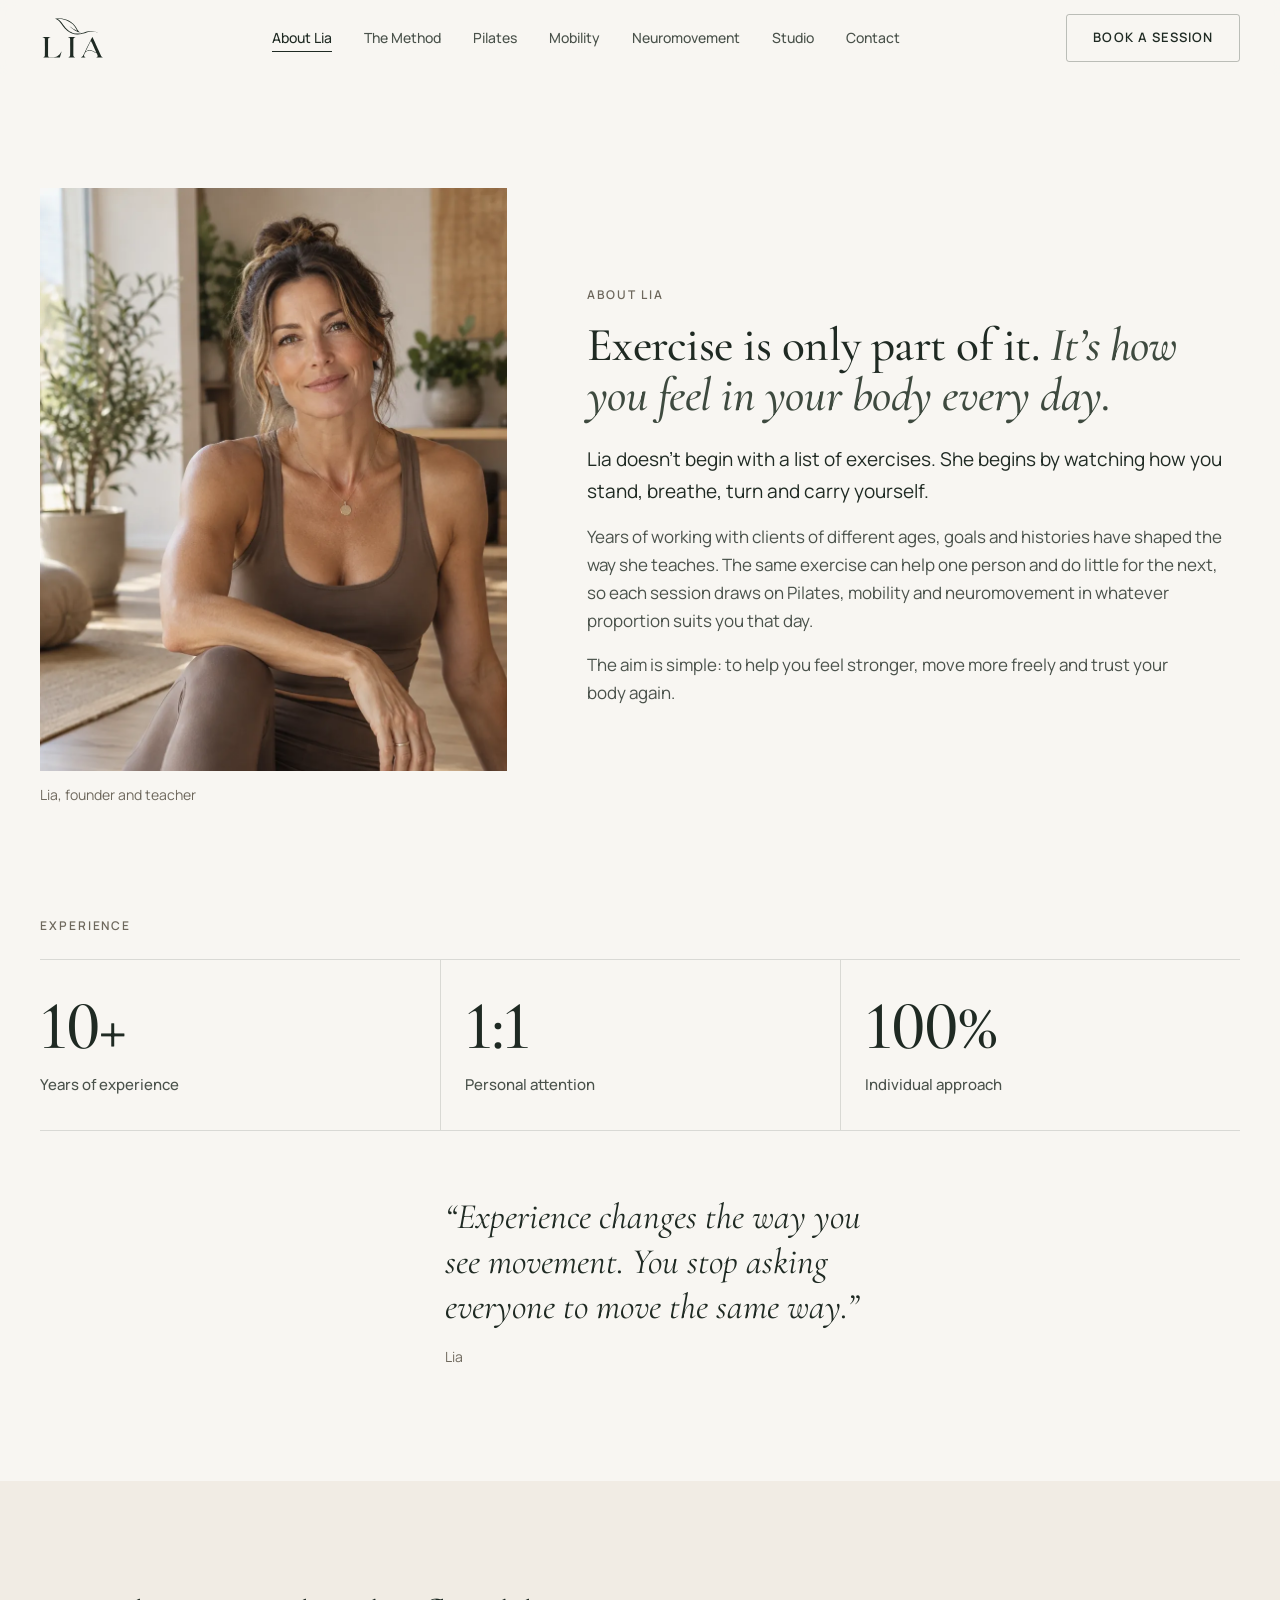
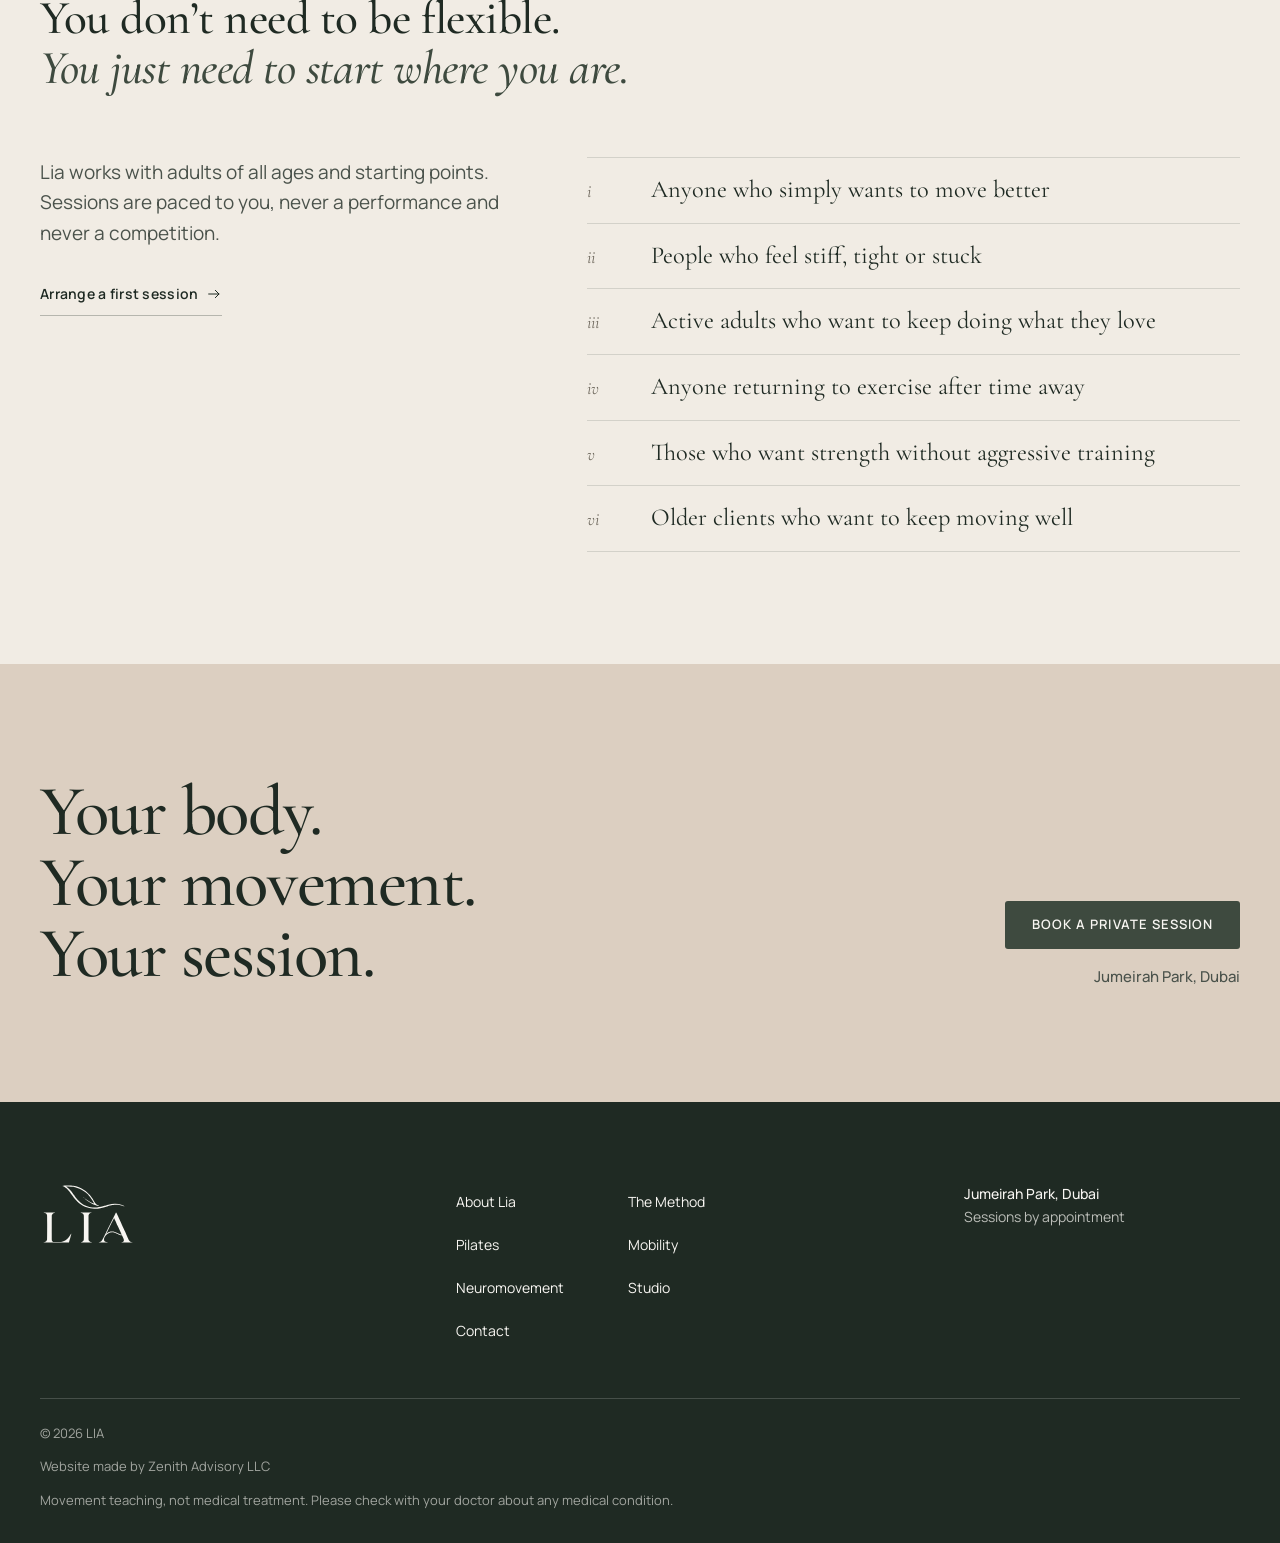
<file: about/index.html>
<!doctype html>
<html lang="en-GB">
<head>
<meta charset="utf-8">
<meta name="viewport" content="width=device-width, initial-scale=1, viewport-fit=cover">
<title>About Lia — LIA Pilates, Mobility &amp; Neuromovement</title>
<meta name="description" content="How Lia teaches: one-to-one sessions built on years of experience with clients of every age and starting point.">
<link rel="canonical" href="https://liapilates.netlify.app/about/">
<meta name="theme-color" content="#F8F6F2">
<link rel="icon" href="/favicon.ico" sizes="32x32">
<link rel="icon" href="/assets/favicon/favicon.svg" type="image/svg+xml">
<link rel="apple-touch-icon" href="/assets/favicon/apple-touch-icon.png">
<link rel="manifest" href="/site.webmanifest">
<meta property="og:title" content="About Lia — LIA Pilates, Mobility &amp; Neuromovement">
<meta property="og:description" content="How Lia teaches: one-to-one sessions built on years of experience with clients of every age and starting point.">
<meta property="og:image" content="https://liapilates.netlify.app/assets/images/hero.jpg">
<meta property="og:type" content="website">
<link rel="preload" href="/assets/fonts/cormorant-garamond.woff2" as="font" type="font/woff2" crossorigin>
<link rel="preload" href="/assets/fonts/manrope.woff2" as="font" type="font/woff2" crossorigin>
<link rel="preload" as="image" href="/assets/images/lia-portrait.webp?v=3" type="image/webp" fetchpriority="high">
<link rel="stylesheet" href="/assets/site.css?v=4">
</head>
<body>
<a class="skip" href="#main">Skip to content</a>

<svg width="0" height="0" style="position:absolute" aria-hidden="true">
  <defs>

    <symbol id="i-arrow" viewBox="0 0 24 24"><path fill="none" stroke="currentColor" stroke-width="1.5" stroke-linecap="round" stroke-linejoin="round" d="M4 12h15.5M14 6.5l5.5 5.5-5.5 5.5"/></symbol>
  </defs>
</svg>

<header class="header" id="header">
  <div class="container header__in">
    <a class="brand" href="/" aria-label="LIA home">
      <img src="/assets/branding/lia-wordmark.svg" alt="LIA" width="66" height="44">
    </a>
    <nav class="nav" aria-label="Main">
      <ul>
        <li><a href="/about/" aria-current="page">About Lia</a></li>
        <li><a href="/method/">The Method</a></li>
        <li><a href="/pilates/">Pilates</a></li>
        <li><a href="/mobility/">Mobility</a></li>
        <li><a href="/neuromovement/">Neuromovement</a></li>
        <li><a href="/studio/">Studio</a></li>
        <li><a href="/contact/">Contact</a></li>
      </ul>
    </nav>
    <a class="btn btn--secondary header__cta" href="/contact/">Book a session</a>
    <button class="burger" type="button" aria-label="Open menu" aria-expanded="false" aria-controls="menu"><span></span></button>
  </div>
</header>

<div class="menu" id="menu">
  <ul>
    <li><a href="/about/" aria-current="page">About Lia</a></li>
    <li><a href="/method/">The Method</a></li>
    <li><a href="/pilates/">Pilates</a></li>
    <li><a href="/mobility/">Mobility</a></li>
    <li><a href="/neuromovement/">Neuromovement</a></li>
    <li><a href="/studio/">Studio</a></li>
    <li><a href="/contact/">Contact</a></li>
  </ul>
  <div class="menu__foot">
    <a class="btn btn--primary" href="/contact/">Book a session</a>
    <p>Jumeirah Park, Dubai</p>
  </div>
</div>

<main id="main">

<section class="section about" aria-labelledby="about-title">
  <div class="container about__grid">
    <figure class="about__portrait">
      <picture><source type="image/webp" srcset="/assets/images/lia-portrait.webp?v=3"><img src="/assets/images/lia-portrait.jpg?v=3" alt="Portrait of Lia, seated on a mat in her studio" width="940" height="1175" fetchpriority="high" decoding="async"></picture>
      <figcaption>Lia, founder and teacher</figcaption>
    </figure>
    <div class="about__copy">
      <p class="eyebrow">About Lia</p>
      <h1 id="about-title" class="h2">Exercise is only part of it. <em>It’s how you feel in your body every day.</em></h1>
      <div class="prose">
        <p>Lia doesn’t begin with a list of exercises. She begins by watching how you stand, breathe, turn and carry yourself.</p>
        <p>Years of working with clients of different ages, goals and histories have shaped the way she teaches. The same exercise can help one person and do little for the next, so each session draws on Pilates, mobility and neuromovement in whatever proportion suits you that day.</p>
        <p>The aim is simple: to help you feel stronger, move more freely and trust your body again.</p>
      </div>
    </div>
  </div>
</section>

<section class="section experience" aria-labelledby="exp-title" style="padding-top:0">
  <div class="container">
    <h2 id="exp-title" class="eyebrow">Experience</h2>
    <div class="facts">
      <p class="fact"><span class="fact__n">10+</span> <span class="fact__label">Years of experience</span></p>
      <p class="fact"><span class="fact__n">1:1</span> <span class="fact__label">Personal attention</span></p>
      <p class="fact"><span class="fact__n">100%</span> <span class="fact__label">Individual approach</span></p>
    </div>
    <figure class="quote">
      <blockquote><p>“Experience changes the way you see movement. You stop asking everyone to move the same way.”</p></blockquote>
      <figcaption>Lia</figcaption>
    </figure>
  </div>
</section>

<section class="section who" aria-labelledby="who-title" style="background:var(--sand)">
  <div class="container">
    <h2 id="who-title" class="h2"><span class="line">You don’t need to be flexible.</span> <span class="line">You just need to start where you are.</span></h2>
    <div class="who__grid">
      <div class="who__intro">
        <p class="lead">Lia works with adults of all ages and starting points. Sessions are paced to you, never a performance and never a competition.</p>
        <a class="link" href="/contact/">Arrange a first session <svg aria-hidden="true"><use href="#i-arrow"/></svg></a>
      </div>
      <ol class="who__list">
        <li><span class="who__num" aria-hidden="true">i</span> <span class="who__text">Anyone who simply wants to move better</span></li>
        <li><span class="who__num" aria-hidden="true">ii</span> <span class="who__text">People who feel stiff, tight or stuck</span></li>
        <li><span class="who__num" aria-hidden="true">iii</span> <span class="who__text">Active adults who want to keep doing what they love</span></li>
        <li><span class="who__num" aria-hidden="true">iv</span> <span class="who__text">Anyone returning to exercise after time away</span></li>
        <li><span class="who__num" aria-hidden="true">v</span> <span class="who__text">Those who want strength without aggressive training</span></li>
        <li><span class="who__num" aria-hidden="true">vi</span> <span class="who__text">Older clients who want to keep moving well</span></li>
      </ol>
    </div>
  </div>
</section>

<section class="section closing" aria-labelledby="closing-title">
  <div class="container closing__grid">
    <h2 id="closing-title" class="h1"><span class="line">Your body.</span> <span class="line">Your movement.</span> <span class="line">Your session.</span></h2>
    <div class="closing__action">
      <a class="btn btn--primary" href="/contact/">Book a private session</a>
      <p class="closing__place">Jumeirah Park, Dubai</p>
    </div>
  </div>
</section>
</main>

<footer class="footer">
  <div class="container">
    <div class="footer__top">
      <a class="footer__logo" href="/" aria-label="LIA home"><img src="/assets/branding/lia-wordmark-light.svg" alt="LIA" width="96" height="64"></a>
      <nav class="footer__nav" aria-label="Footer">
        <a href="/about/">About Lia</a>
        <a href="/method/">The Method</a>
        <a href="/pilates/">Pilates</a>
        <a href="/mobility/">Mobility</a>
        <a href="/neuromovement/">Neuromovement</a>
        <a href="/studio/">Studio</a>
        <a href="/contact/">Contact</a>
      </nav>
      <div class="footer__info">
        <p><strong>Jumeirah Park, Dubai</strong> Sessions by appointment</p>
      </div>
    </div>
    <div class="footer__bottom">
      <p>© <span id="year">2026</span> LIA</p>
      <p class="built-by">Website made by Zenith Advisory LLC</p>
      <p>Movement teaching, not medical treatment. Please check with your doctor about any medical condition.</p>
    </div>
  </div>
</footer>

<script src="/assets/site.js?v=4" defer></script>
</body>
</html>
</file>
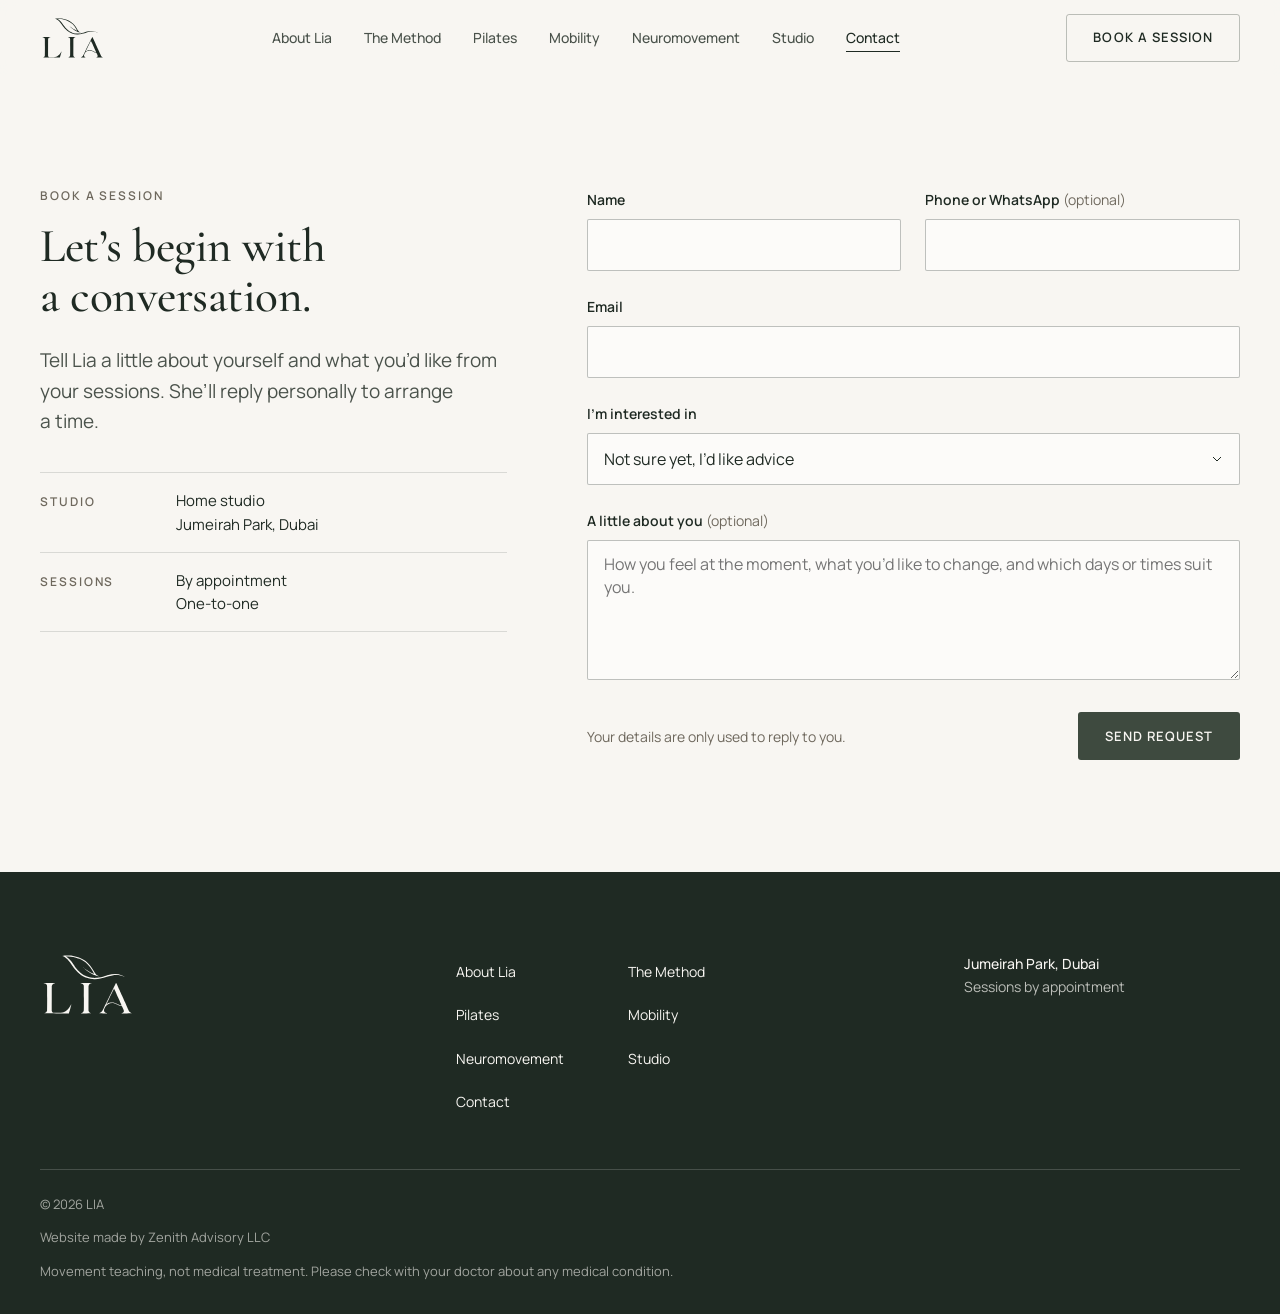
<file: contact/index.html>
<!doctype html>
<html lang="en-GB">
<head>
<meta charset="utf-8">
<meta name="viewport" content="width=device-width, initial-scale=1, viewport-fit=cover">
<title>Book a Session — LIA Pilates, Mobility &amp; Neuromovement</title>
<meta name="description" content="Book a one-to-one Pilates, mobility or neuromovement session with Lia in Jumeirah Park, Dubai.">
<link rel="canonical" href="https://liapilates.netlify.app/contact/">
<meta name="theme-color" content="#F8F6F2">
<link rel="icon" href="/favicon.ico" sizes="32x32">
<link rel="icon" href="/assets/favicon/favicon.svg" type="image/svg+xml">
<link rel="apple-touch-icon" href="/assets/favicon/apple-touch-icon.png">
<link rel="manifest" href="/site.webmanifest">
<meta property="og:title" content="Book a Session — LIA Pilates, Mobility &amp; Neuromovement">
<meta property="og:description" content="Book a one-to-one Pilates, mobility or neuromovement session with Lia in Jumeirah Park, Dubai.">
<meta property="og:image" content="https://liapilates.netlify.app/assets/images/hero.jpg">
<meta property="og:type" content="website">
<link rel="preload" href="/assets/fonts/cormorant-garamond.woff2" as="font" type="font/woff2" crossorigin>
<link rel="preload" href="/assets/fonts/manrope.woff2" as="font" type="font/woff2" crossorigin>
<link rel="stylesheet" href="/assets/site.css?v=4">
</head>
<body>
<a class="skip" href="#main">Skip to content</a>

<svg width="0" height="0" style="position:absolute" aria-hidden="true">
  <defs>

    <symbol id="i-arrow" viewBox="0 0 24 24"><path fill="none" stroke="currentColor" stroke-width="1.5" stroke-linecap="round" stroke-linejoin="round" d="M4 12h15.5M14 6.5l5.5 5.5-5.5 5.5"/></symbol>
  </defs>
</svg>

<header class="header" id="header">
  <div class="container header__in">
    <a class="brand" href="/" aria-label="LIA home">
      <img src="/assets/branding/lia-wordmark.svg" alt="LIA" width="66" height="44">
    </a>
    <nav class="nav" aria-label="Main">
      <ul>
        <li><a href="/about/">About Lia</a></li>
        <li><a href="/method/">The Method</a></li>
        <li><a href="/pilates/">Pilates</a></li>
        <li><a href="/mobility/">Mobility</a></li>
        <li><a href="/neuromovement/">Neuromovement</a></li>
        <li><a href="/studio/">Studio</a></li>
        <li><a href="/contact/" aria-current="page">Contact</a></li>
      </ul>
    </nav>
    <a class="btn btn--secondary header__cta" href="/contact/">Book a session</a>
    <button class="burger" type="button" aria-label="Open menu" aria-expanded="false" aria-controls="menu"><span></span></button>
  </div>
</header>

<div class="menu" id="menu">
  <ul>
    <li><a href="/about/">About Lia</a></li>
    <li><a href="/method/">The Method</a></li>
    <li><a href="/pilates/">Pilates</a></li>
    <li><a href="/mobility/">Mobility</a></li>
    <li><a href="/neuromovement/">Neuromovement</a></li>
    <li><a href="/studio/">Studio</a></li>
    <li><a href="/contact/" aria-current="page">Contact</a></li>
  </ul>
  <div class="menu__foot">
    <a class="btn btn--primary" href="/contact/">Book a session</a>
    <p>Jumeirah Park, Dubai</p>
  </div>
</div>

<main id="main">

<section class="section contact" aria-labelledby="contact-title">
  <div class="container contact__grid">
    <div class="contact__info">
      <p class="eyebrow">Book a session</p>
      <h1 id="contact-title" class="h2">Let’s begin with a conversation.</h1>
      <p class="lead">Tell Lia a little about yourself and what you’d like from your sessions. She’ll reply personally to arrange a time.</p>
      <dl class="details">
        <div class="details__row" data-contact="whatsapp" hidden><dt>WhatsApp</dt> <dd><a href="#" target="_blank" rel="noopener" data-value></a></dd></div>
        <div class="details__row" data-contact="phone" hidden><dt>Phone</dt> <dd><a href="#" data-value></a></dd></div>
        <div class="details__row" data-contact="email" hidden><dt>Email</dt> <dd><a href="#" data-value></a></dd></div>
        <div class="details__row" data-contact="instagram" hidden><dt>Instagram</dt> <dd><a href="#" target="_blank" rel="noopener" data-value></a></dd></div>
        <div class="details__row"><dt>Studio</dt> <dd><span class="line">Home studio</span> <span class="line">Jumeirah Park, Dubai</span></dd></div>
        <div class="details__row"><dt>Sessions</dt> <dd><span class="line">By appointment</span> <span class="line">One-to-one</span></dd></div>
      </dl>
    </div>

    <form class="form" name="booking" method="POST" action="/thank-you.html" data-netlify="true" netlify-honeypot="company" novalidate>
      <input type="hidden" name="form-name" value="booking">
      <div hidden aria-hidden="true"><input name="company" tabindex="-1" autocomplete="off"></div>
      <div class="form__row">
        <div class="field">
          <label for="f-name">Name</label>
          <input id="f-name" name="name" autocomplete="name" required aria-describedby="f-name-err">
          <p class="field__error" id="f-name-err" aria-live="polite"></p>
        </div>
        <div class="field">
          <label for="f-phone">Phone or WhatsApp <span>(optional)</span></label>
          <input id="f-phone" name="phone" type="tel" autocomplete="tel" inputmode="tel">
        </div>
      </div>
      <div class="field">
        <label for="f-email">Email</label>
        <input id="f-email" name="email" type="email" autocomplete="email" required aria-describedby="f-email-err">
        <p class="field__error" id="f-email-err" aria-live="polite"></p>
      </div>
      <div class="field">
        <label for="f-interest">I’m interested in</label>
        <select id="f-interest" name="interest">
          <option>Not sure yet, I’d like advice</option>
          <option>Pilates</option>
          <option>Mobility</option>
          <option>Neuromovement</option>
          <option>A combination</option>
        </select>
      </div>
      <div class="field">
        <label for="f-msg">A little about you <span>(optional)</span></label>
        <textarea id="f-msg" name="message" placeholder="How you feel at the moment, what you’d like to change, and which days or times suit you."></textarea>
      </div>
      <div class="form__foot">
        <p>Your details are only used to reply to you.</p>
        <button class="btn btn--primary" type="submit">Send request</button>
      </div>
      <p class="form__status" role="status" hidden></p>
    </form>
  </div>
</section>
</main>

<footer class="footer">
  <div class="container">
    <div class="footer__top">
      <a class="footer__logo" href="/" aria-label="LIA home"><img src="/assets/branding/lia-wordmark-light.svg" alt="LIA" width="96" height="64"></a>
      <nav class="footer__nav" aria-label="Footer">
        <a href="/about/">About Lia</a>
        <a href="/method/">The Method</a>
        <a href="/pilates/">Pilates</a>
        <a href="/mobility/">Mobility</a>
        <a href="/neuromovement/">Neuromovement</a>
        <a href="/studio/">Studio</a>
        <a href="/contact/">Contact</a>
      </nav>
      <div class="footer__info">
        <p><strong>Jumeirah Park, Dubai</strong> Sessions by appointment</p>
      </div>
    </div>
    <div class="footer__bottom">
      <p>© <span id="year">2026</span> LIA</p>
      <p class="built-by">Website made by Zenith Advisory LLC</p>
      <p>Movement teaching, not medical treatment. Please check with your doctor about any medical condition.</p>
    </div>
  </div>
</footer>

<script src="/assets/site.js?v=4" defer></script>
</body>
</html>
</file>
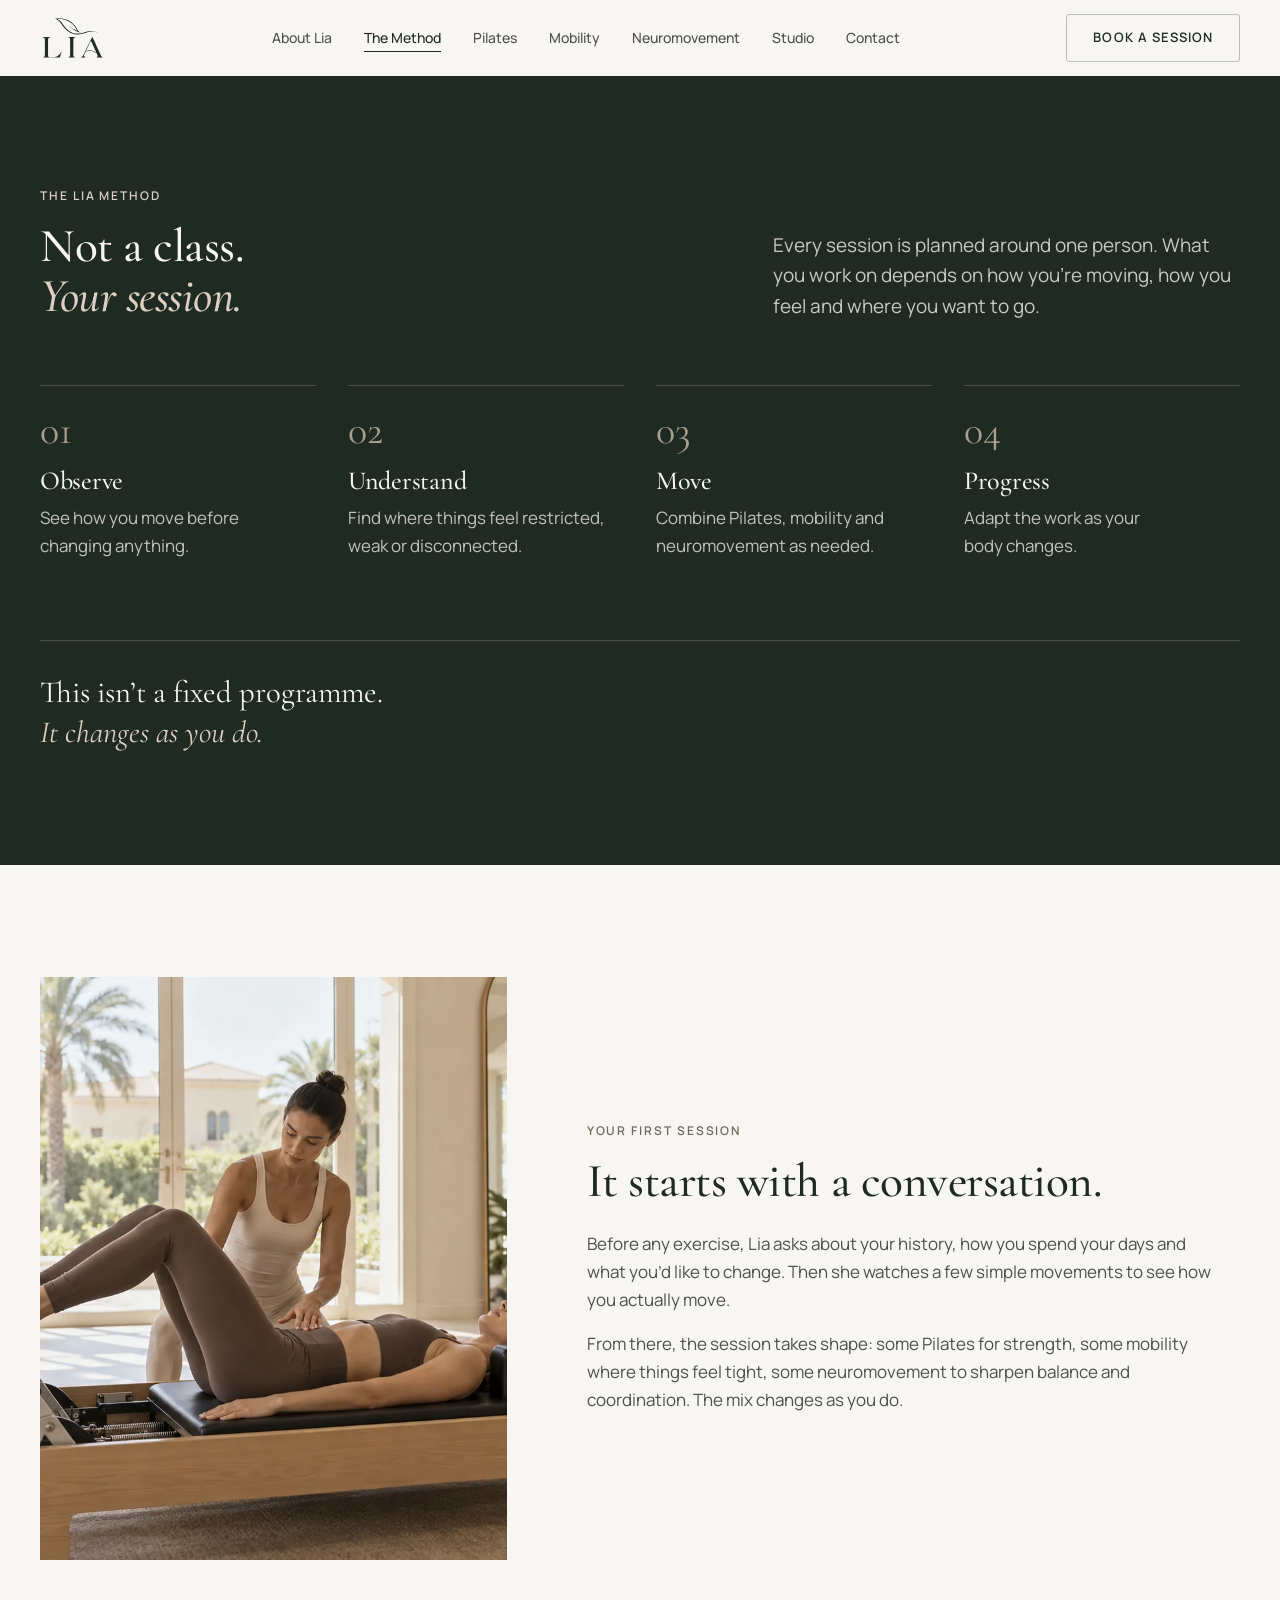
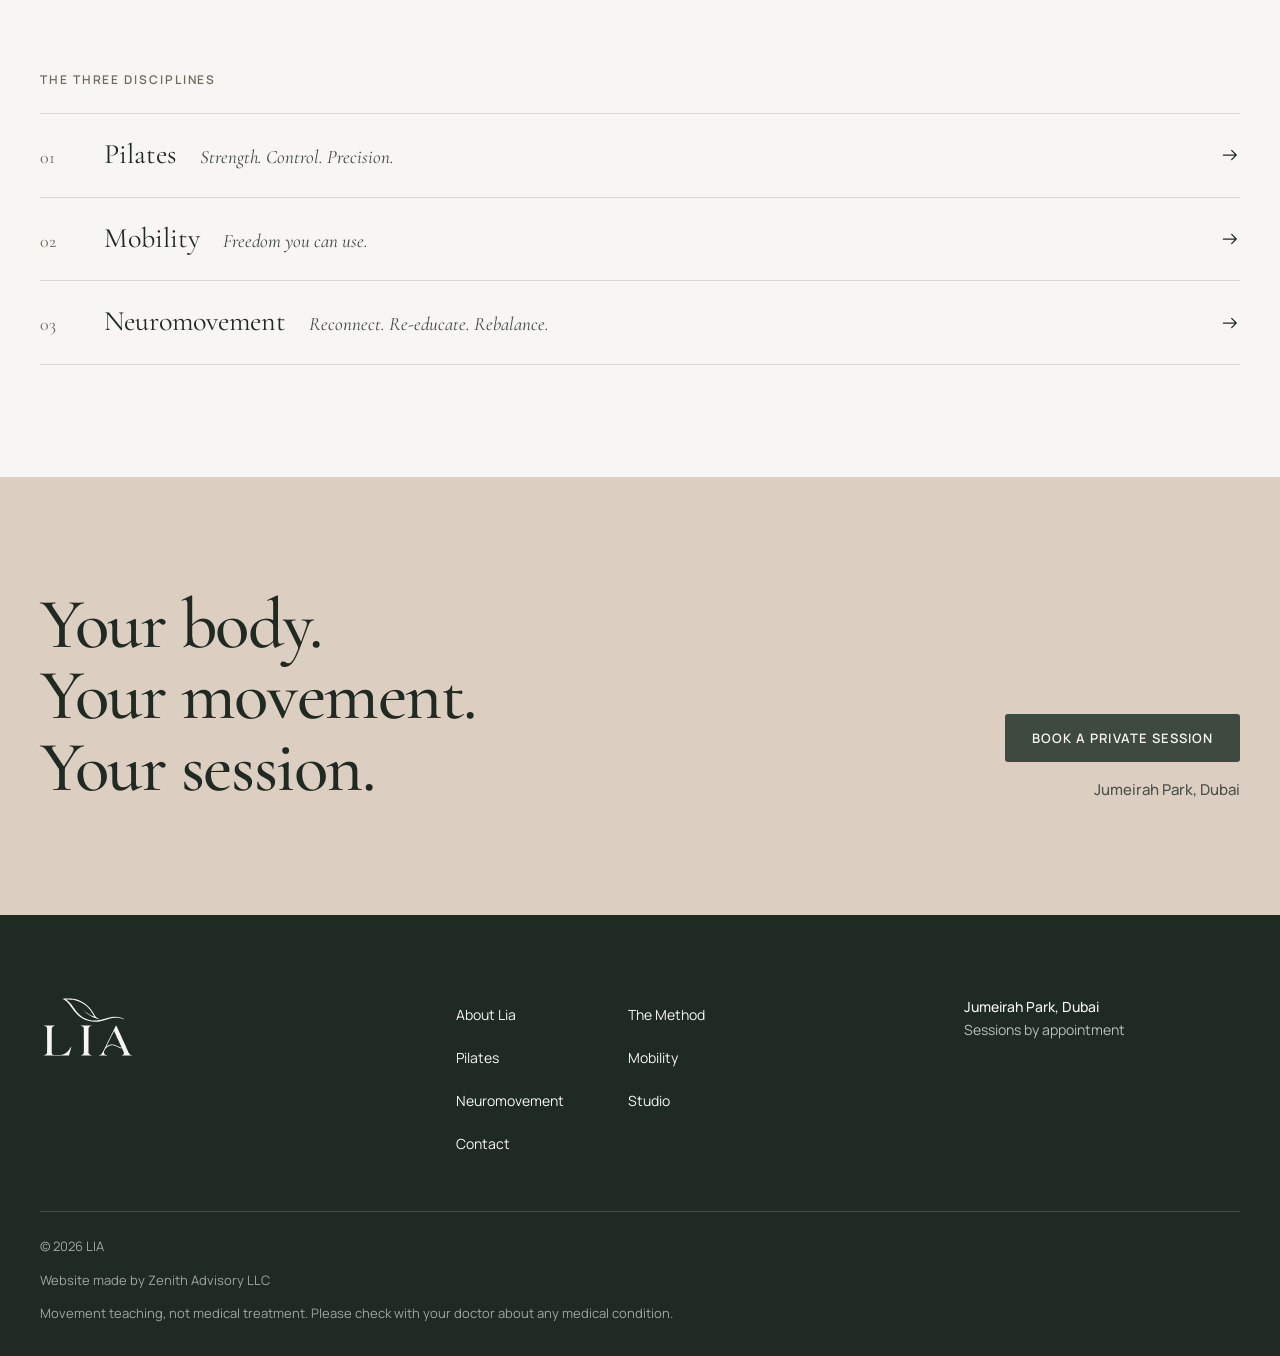
<file: method/index.html>
<!doctype html>
<html lang="en-GB">
<head>
<meta charset="utf-8">
<meta name="viewport" content="width=device-width, initial-scale=1, viewport-fit=cover">
<title>The Method — LIA Pilates, Mobility &amp; Neuromovement</title>
<meta name="description" content="Observe, understand, move, progress: how each LIA session is planned around one person.">
<link rel="canonical" href="https://liapilates.netlify.app/method/">
<meta name="theme-color" content="#F8F6F2">
<link rel="icon" href="/favicon.ico" sizes="32x32">
<link rel="icon" href="/assets/favicon/favicon.svg" type="image/svg+xml">
<link rel="apple-touch-icon" href="/assets/favicon/apple-touch-icon.png">
<link rel="manifest" href="/site.webmanifest">
<meta property="og:title" content="The Method — LIA Pilates, Mobility &amp; Neuromovement">
<meta property="og:description" content="Observe, understand, move, progress: how each LIA session is planned around one person.">
<meta property="og:image" content="https://liapilates.netlify.app/assets/images/hero.jpg">
<meta property="og:type" content="website">
<link rel="preload" href="/assets/fonts/cormorant-garamond.woff2" as="font" type="font/woff2" crossorigin>
<link rel="preload" href="/assets/fonts/manrope.woff2" as="font" type="font/woff2" crossorigin>
<link rel="stylesheet" href="/assets/site.css?v=4">
</head>
<body>
<a class="skip" href="#main">Skip to content</a>

<svg width="0" height="0" style="position:absolute" aria-hidden="true">
  <defs>

    <symbol id="i-arrow" viewBox="0 0 24 24"><path fill="none" stroke="currentColor" stroke-width="1.5" stroke-linecap="round" stroke-linejoin="round" d="M4 12h15.5M14 6.5l5.5 5.5-5.5 5.5"/></symbol>
  </defs>
</svg>

<header class="header" id="header">
  <div class="container header__in">
    <a class="brand" href="/" aria-label="LIA home">
      <img src="/assets/branding/lia-wordmark.svg" alt="LIA" width="66" height="44">
    </a>
    <nav class="nav" aria-label="Main">
      <ul>
        <li><a href="/about/">About Lia</a></li>
        <li><a href="/method/" aria-current="page">The Method</a></li>
        <li><a href="/pilates/">Pilates</a></li>
        <li><a href="/mobility/">Mobility</a></li>
        <li><a href="/neuromovement/">Neuromovement</a></li>
        <li><a href="/studio/">Studio</a></li>
        <li><a href="/contact/">Contact</a></li>
      </ul>
    </nav>
    <a class="btn btn--secondary header__cta" href="/contact/">Book a session</a>
    <button class="burger" type="button" aria-label="Open menu" aria-expanded="false" aria-controls="menu"><span></span></button>
  </div>
</header>

<div class="menu" id="menu">
  <ul>
    <li><a href="/about/">About Lia</a></li>
    <li><a href="/method/" aria-current="page">The Method</a></li>
    <li><a href="/pilates/">Pilates</a></li>
    <li><a href="/mobility/">Mobility</a></li>
    <li><a href="/neuromovement/">Neuromovement</a></li>
    <li><a href="/studio/">Studio</a></li>
    <li><a href="/contact/">Contact</a></li>
  </ul>
  <div class="menu__foot">
    <a class="btn btn--primary" href="/contact/">Book a session</a>
    <p>Jumeirah Park, Dubai</p>
  </div>
</div>

<main id="main">

<section class="section method" aria-labelledby="method-title">
  <div class="container">
    <div class="section-intro">
      <div>
        <p class="eyebrow">The LIA method</p>
        <h1 id="method-title" class="h2"><span class="line">Not a class.</span> <span class="line">Your session.</span></h1>
      </div>
      <p class="lead">Every session is planned around one person. What you work on depends on how you’re moving, how you feel and where you want to go.</p>
    </div>
    <ol class="steps">
      <li class="step"><span class="step__n">01</span> <h2>Observe</h2> <p>See how you move before changing anything.</p></li>
      <li class="step"><span class="step__n">02</span> <h2>Understand</h2> <p>Find where things feel restricted, weak or disconnected.</p></li>
      <li class="step"><span class="step__n">03</span> <h2>Move</h2> <p>Combine Pilates, mobility and neuromovement as needed.</p></li>
      <li class="step"><span class="step__n">04</span> <h2>Progress</h2> <p>Adapt the work as your body changes.</p></li>
    </ol>
    <p class="method__close"><span class="line">This isn’t a fixed programme.</span> <em class="line">It changes as you do.</em></p>
  </div>
</section>

<section class="section" aria-labelledby="first-title">
  <div class="container about__grid">
    <figure class="about__portrait"><picture><source type="image/webp" srcset="/assets/images/pilates.webp?v=3"><img src="/assets/images/pilates.jpg?v=3" alt="Lia guiding a client through reformer footwork, one hand resting on her knee" width="1600" height="900" style="aspect-ratio:4/5;object-position:42% 50%" decoding="async"></picture></figure>
    <div>
      <p class="eyebrow">Your first session</p>
      <h2 id="first-title" class="h2" style="margin-top:var(--space-4)">It starts with a conversation.</h2>
      <div class="prose" style="margin-top:var(--space-5)">
        <p>Before any exercise, Lia asks about your history, how you spend your days and what you’d like to change. Then she watches a few simple movements to see how you actually move.</p>
        <p>From there, the session takes shape: some Pilates for strength, some mobility where things feel tight, some neuromovement to sharpen balance and coordination. The mix changes as you do.</p>
      </div>
    </div>
  </div>
</section>

<section class="section" aria-labelledby="next-title" style="padding-top:0">
  <div class="container">
    <h2 id="next-title" class="eyebrow" style="margin-bottom:var(--space-5)">The three disciplines</h2>
    <ul class="next-list">
      <li><a href="/pilates/"><span class="next-list__num">01</span> <span class="next-list__name">Pilates <em>Strength. Control. Precision.</em></span> <svg aria-hidden="true"><use href="#i-arrow"/></svg></a></li>
      <li><a href="/mobility/"><span class="next-list__num">02</span> <span class="next-list__name">Mobility <em>Freedom you can use.</em></span> <svg aria-hidden="true"><use href="#i-arrow"/></svg></a></li>
      <li><a href="/neuromovement/"><span class="next-list__num">03</span> <span class="next-list__name">Neuromovement <em>Reconnect. Re-educate. Rebalance.</em></span> <svg aria-hidden="true"><use href="#i-arrow"/></svg></a></li>
    </ul>
  </div>
</section>

<section class="section closing" aria-labelledby="closing-title">
  <div class="container closing__grid">
    <h2 id="closing-title" class="h1"><span class="line">Your body.</span> <span class="line">Your movement.</span> <span class="line">Your session.</span></h2>
    <div class="closing__action">
      <a class="btn btn--primary" href="/contact/">Book a private session</a>
      <p class="closing__place">Jumeirah Park, Dubai</p>
    </div>
  </div>
</section>
</main>

<footer class="footer">
  <div class="container">
    <div class="footer__top">
      <a class="footer__logo" href="/" aria-label="LIA home"><img src="/assets/branding/lia-wordmark-light.svg" alt="LIA" width="96" height="64"></a>
      <nav class="footer__nav" aria-label="Footer">
        <a href="/about/">About Lia</a>
        <a href="/method/">The Method</a>
        <a href="/pilates/">Pilates</a>
        <a href="/mobility/">Mobility</a>
        <a href="/neuromovement/">Neuromovement</a>
        <a href="/studio/">Studio</a>
        <a href="/contact/">Contact</a>
      </nav>
      <div class="footer__info">
        <p><strong>Jumeirah Park, Dubai</strong> Sessions by appointment</p>
      </div>
    </div>
    <div class="footer__bottom">
      <p>© <span id="year">2026</span> LIA</p>
      <p class="built-by">Website made by Zenith Advisory LLC</p>
      <p>Movement teaching, not medical treatment. Please check with your doctor about any medical condition.</p>
    </div>
  </div>
</footer>

<script src="/assets/site.js?v=4" defer></script>
</body>
</html>
</file>
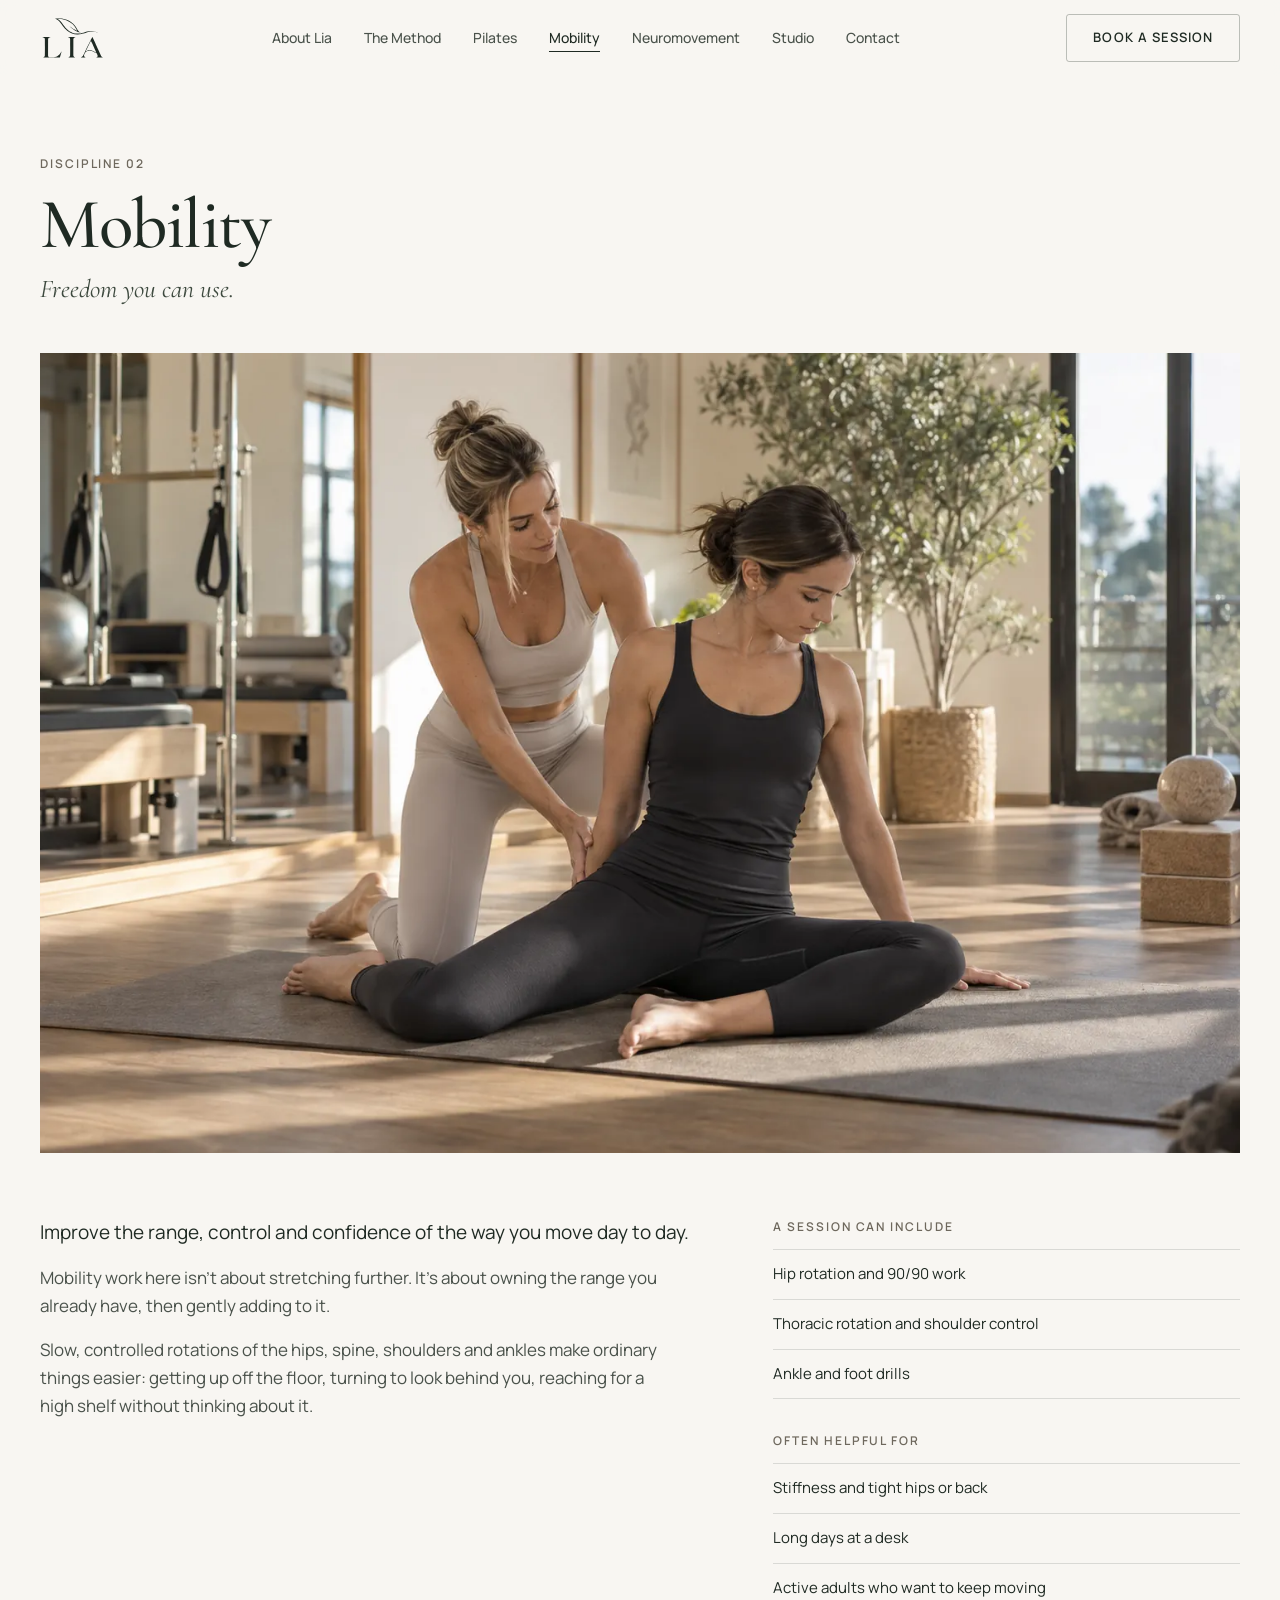
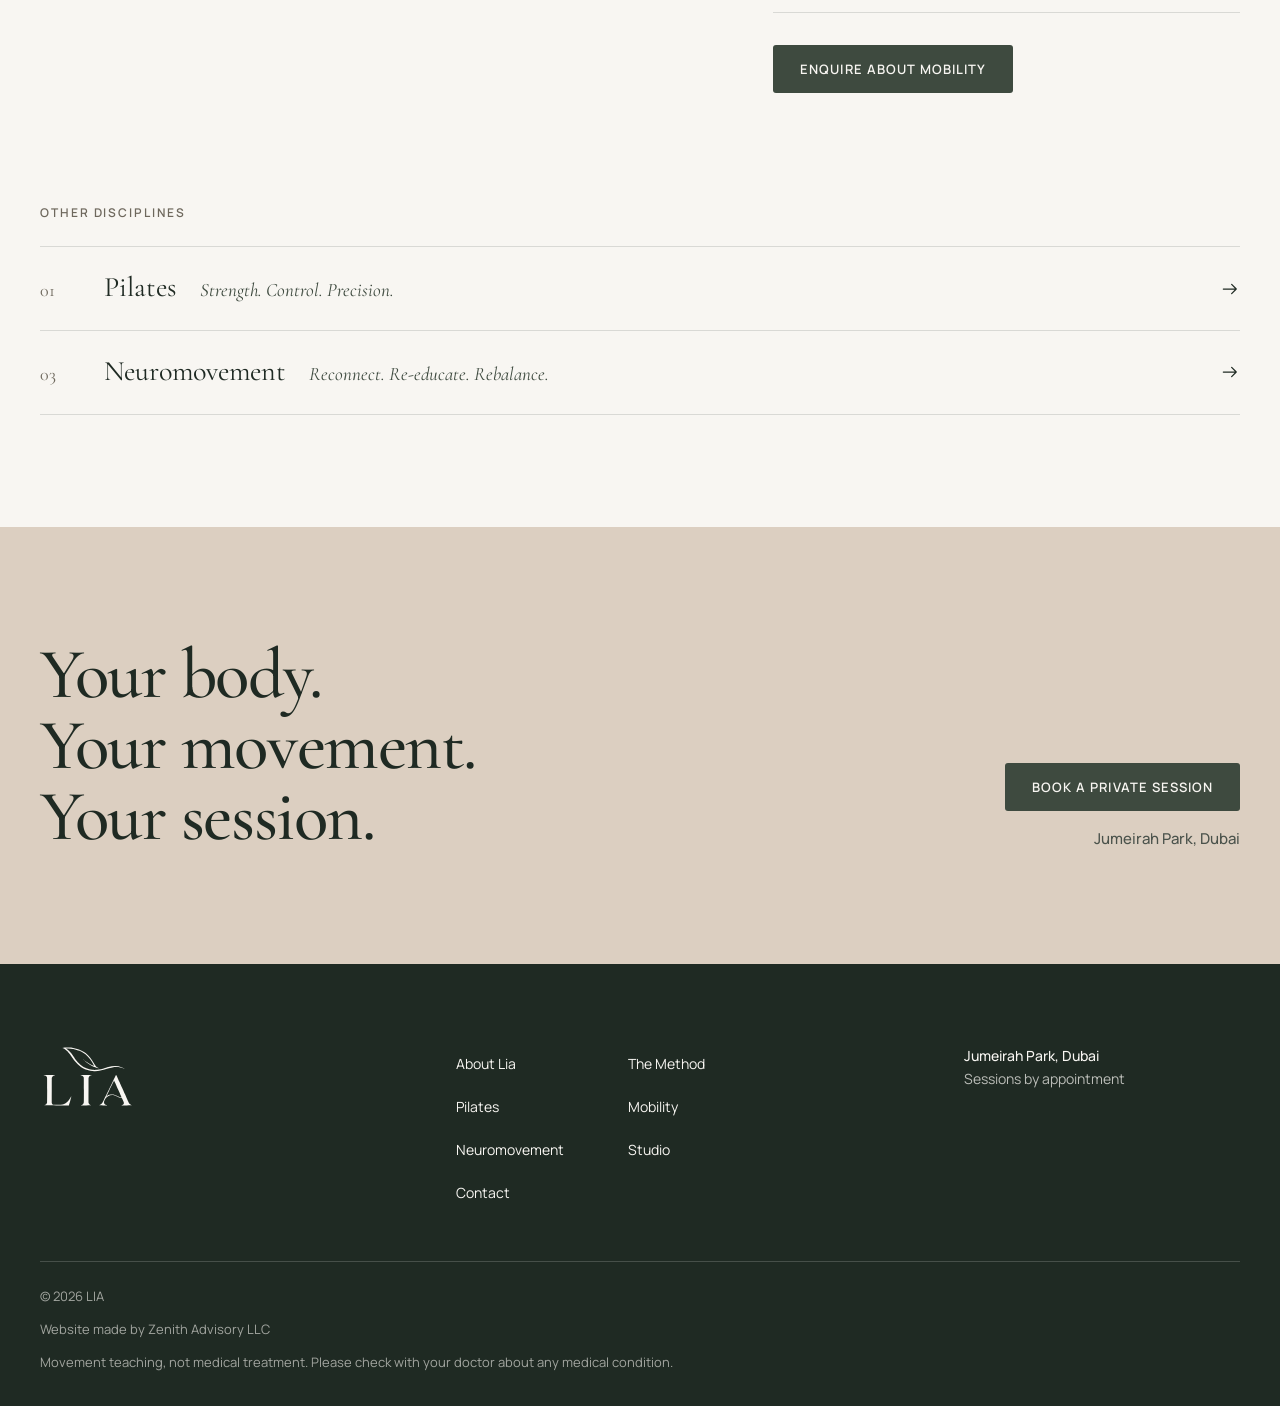
<file: mobility/index.html>
<!doctype html>
<html lang="en-GB">
<head>
<meta charset="utf-8">
<meta name="viewport" content="width=device-width, initial-scale=1, viewport-fit=cover">
<title>Mobility — LIA Pilates, Mobility &amp; Neuromovement</title>
<meta name="description" content="Mobility with Lia in Jumeirah Park, Dubai. Improve the range, control and confidence of the way you move day to day.">
<link rel="canonical" href="https://liapilates.netlify.app/mobility/">
<meta name="theme-color" content="#F8F6F2">
<link rel="icon" href="/favicon.ico" sizes="32x32">
<link rel="icon" href="/assets/favicon/favicon.svg" type="image/svg+xml">
<link rel="apple-touch-icon" href="/assets/favicon/apple-touch-icon.png">
<link rel="manifest" href="/site.webmanifest">
<meta property="og:title" content="Mobility — LIA Pilates, Mobility &amp; Neuromovement">
<meta property="og:description" content="Mobility with Lia in Jumeirah Park, Dubai. Improve the range, control and confidence of the way you move day to day.">
<meta property="og:image" content="https://liapilates.netlify.app/assets/images/hero.jpg">
<meta property="og:type" content="website">
<link rel="preload" href="/assets/fonts/cormorant-garamond.woff2" as="font" type="font/woff2" crossorigin>
<link rel="preload" href="/assets/fonts/manrope.woff2" as="font" type="font/woff2" crossorigin>
<link rel="preload" as="image" href="/assets/images/mobility-90-90.webp?v=3" type="image/webp" fetchpriority="high">
<link rel="stylesheet" href="/assets/site.css?v=4">
</head>
<body>
<a class="skip" href="#main">Skip to content</a>

<svg width="0" height="0" style="position:absolute" aria-hidden="true">
  <defs>

    <symbol id="i-arrow" viewBox="0 0 24 24"><path fill="none" stroke="currentColor" stroke-width="1.5" stroke-linecap="round" stroke-linejoin="round" d="M4 12h15.5M14 6.5l5.5 5.5-5.5 5.5"/></symbol>
  </defs>
</svg>

<header class="header" id="header">
  <div class="container header__in">
    <a class="brand" href="/" aria-label="LIA home">
      <img src="/assets/branding/lia-wordmark.svg" alt="LIA" width="66" height="44">
    </a>
    <nav class="nav" aria-label="Main">
      <ul>
        <li><a href="/about/">About Lia</a></li>
        <li><a href="/method/">The Method</a></li>
        <li><a href="/pilates/">Pilates</a></li>
        <li><a href="/mobility/" aria-current="page">Mobility</a></li>
        <li><a href="/neuromovement/">Neuromovement</a></li>
        <li><a href="/studio/">Studio</a></li>
        <li><a href="/contact/">Contact</a></li>
      </ul>
    </nav>
    <a class="btn btn--secondary header__cta" href="/contact/">Book a session</a>
    <button class="burger" type="button" aria-label="Open menu" aria-expanded="false" aria-controls="menu"><span></span></button>
  </div>
</header>

<div class="menu" id="menu">
  <ul>
    <li><a href="/about/">About Lia</a></li>
    <li><a href="/method/">The Method</a></li>
    <li><a href="/pilates/">Pilates</a></li>
    <li><a href="/mobility/" aria-current="page">Mobility</a></li>
    <li><a href="/neuromovement/">Neuromovement</a></li>
    <li><a href="/studio/">Studio</a></li>
    <li><a href="/contact/">Contact</a></li>
  </ul>
  <div class="menu__foot">
    <a class="btn btn--primary" href="/contact/">Book a session</a>
    <p>Jumeirah Park, Dubai</p>
  </div>
</div>

<main id="main">

<section class="page-head" aria-labelledby="page-title">
  <div class="container">
    <p class="eyebrow">Discipline 02</p>
    <h1 id="page-title" class="h1">Mobility</h1>
    <p class="page-head__statement">Freedom you can use.</p>
  </div>
</section>

<section class="section" style="padding-top:0" aria-label="Mobility in practice">
  <div class="container">
    <figure class="disc-media"><picture><source type="image/webp" srcset="/assets/images/mobility-90-90.webp?v=3"><img src="/assets/images/mobility-90-90.jpg?v=3" alt="Lia kneeling beside a client on a mat, guiding a controlled seated hip rotation" width="1448" height="1086" style="object-position:50% 60%" fetchpriority="high" decoding="async"></picture></figure>
    <div class="disc-body">
      <div class="prose">
        <p class="lead" style="color:var(--ink)">Improve the range, control and confidence of the way you move day to day.</p>
        <p>Mobility work here isn’t about stretching further. It’s about owning the range you already have, then gently adding to it.</p>
        <p>Slow, controlled rotations of the hips, spine, shoulders and ankles make ordinary things easier: getting up off the floor, turning to look behind you, reaching for a high shelf without thinking about it.</p>
      </div>
      <aside class="disc-aside">
        <div>
          <h2>A session can include</h2>
          <ul>
          <li>Hip rotation and 90/90 work</li>
          <li>Thoracic rotation and shoulder control</li>
          <li>Ankle and foot drills</li>
          </ul>
        </div>
        <div>
          <h2>Often helpful for</h2>
          <ul>
          <li>Stiffness and tight hips or back</li>
          <li>Long days at a desk</li>
          <li>Active adults who want to keep moving</li>
          </ul>
        </div>
        <a class="btn btn--primary" href="/contact/?interest=Mobility">Enquire about mobility</a>
      </aside>
    </div>
  </div>
</section>

<section class="section" aria-labelledby="next-title" style="padding-top:0">
  <div class="container">
    <h2 id="next-title" class="eyebrow" style="margin-bottom:var(--space-5)">Other disciplines</h2>
    <ul class="next-list">
      <li><a href="/pilates/"><span class="next-list__num">01</span> <span class="next-list__name">Pilates <em>Strength. Control. Precision.</em></span> <svg aria-hidden="true"><use href="#i-arrow"/></svg></a></li>
      <li><a href="/neuromovement/"><span class="next-list__num">03</span> <span class="next-list__name">Neuromovement <em>Reconnect. Re-educate. Rebalance.</em></span> <svg aria-hidden="true"><use href="#i-arrow"/></svg></a></li>
    </ul>
  </div>
</section>

<section class="section closing" aria-labelledby="closing-title">
  <div class="container closing__grid">
    <h2 id="closing-title" class="h1"><span class="line">Your body.</span> <span class="line">Your movement.</span> <span class="line">Your session.</span></h2>
    <div class="closing__action">
      <a class="btn btn--primary" href="/contact/">Book a private session</a>
      <p class="closing__place">Jumeirah Park, Dubai</p>
    </div>
  </div>
</section>
</main>

<footer class="footer">
  <div class="container">
    <div class="footer__top">
      <a class="footer__logo" href="/" aria-label="LIA home"><img src="/assets/branding/lia-wordmark-light.svg" alt="LIA" width="96" height="64"></a>
      <nav class="footer__nav" aria-label="Footer">
        <a href="/about/">About Lia</a>
        <a href="/method/">The Method</a>
        <a href="/pilates/">Pilates</a>
        <a href="/mobility/">Mobility</a>
        <a href="/neuromovement/">Neuromovement</a>
        <a href="/studio/">Studio</a>
        <a href="/contact/">Contact</a>
      </nav>
      <div class="footer__info">
        <p><strong>Jumeirah Park, Dubai</strong> Sessions by appointment</p>
      </div>
    </div>
    <div class="footer__bottom">
      <p>© <span id="year">2026</span> LIA</p>
      <p class="built-by">Website made by Zenith Advisory LLC</p>
      <p>Movement teaching, not medical treatment. Please check with your doctor about any medical condition.</p>
    </div>
  </div>
</footer>

<script src="/assets/site.js?v=4" defer></script>
</body>
</html>
</file>
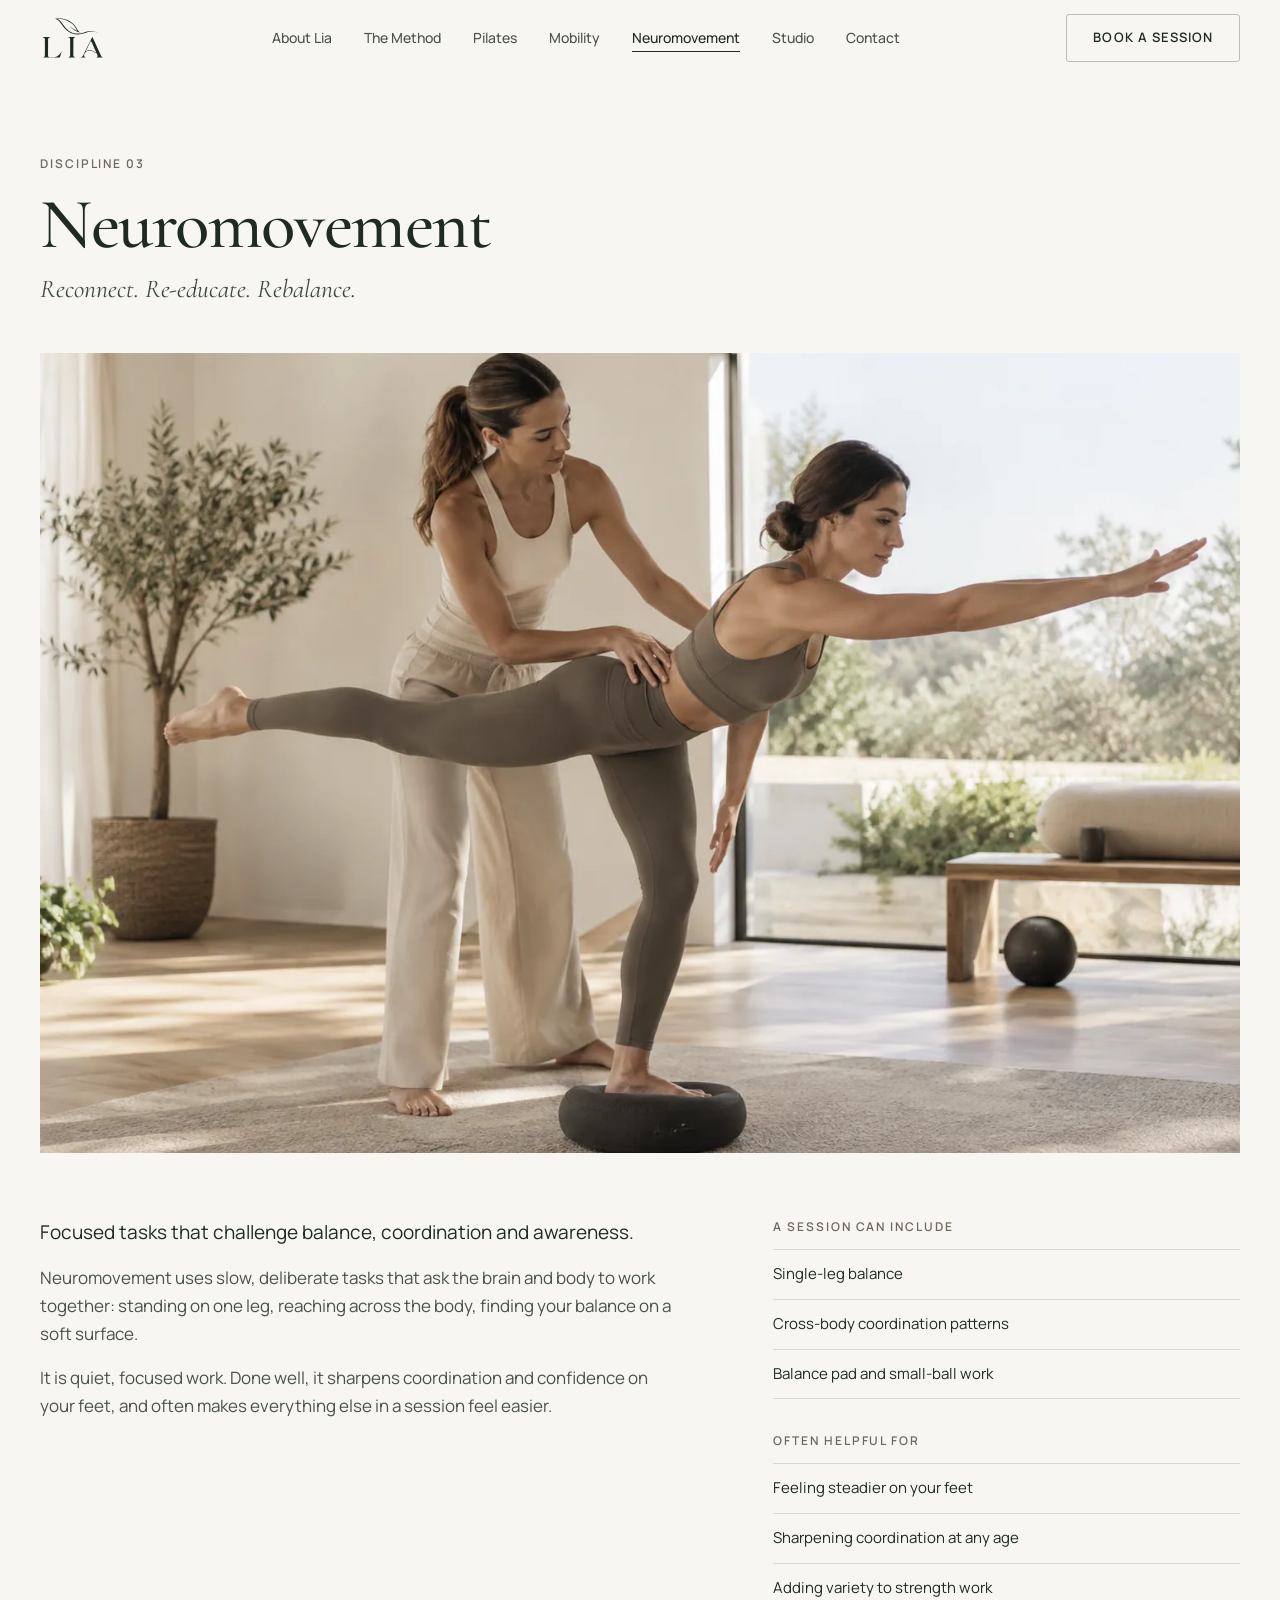
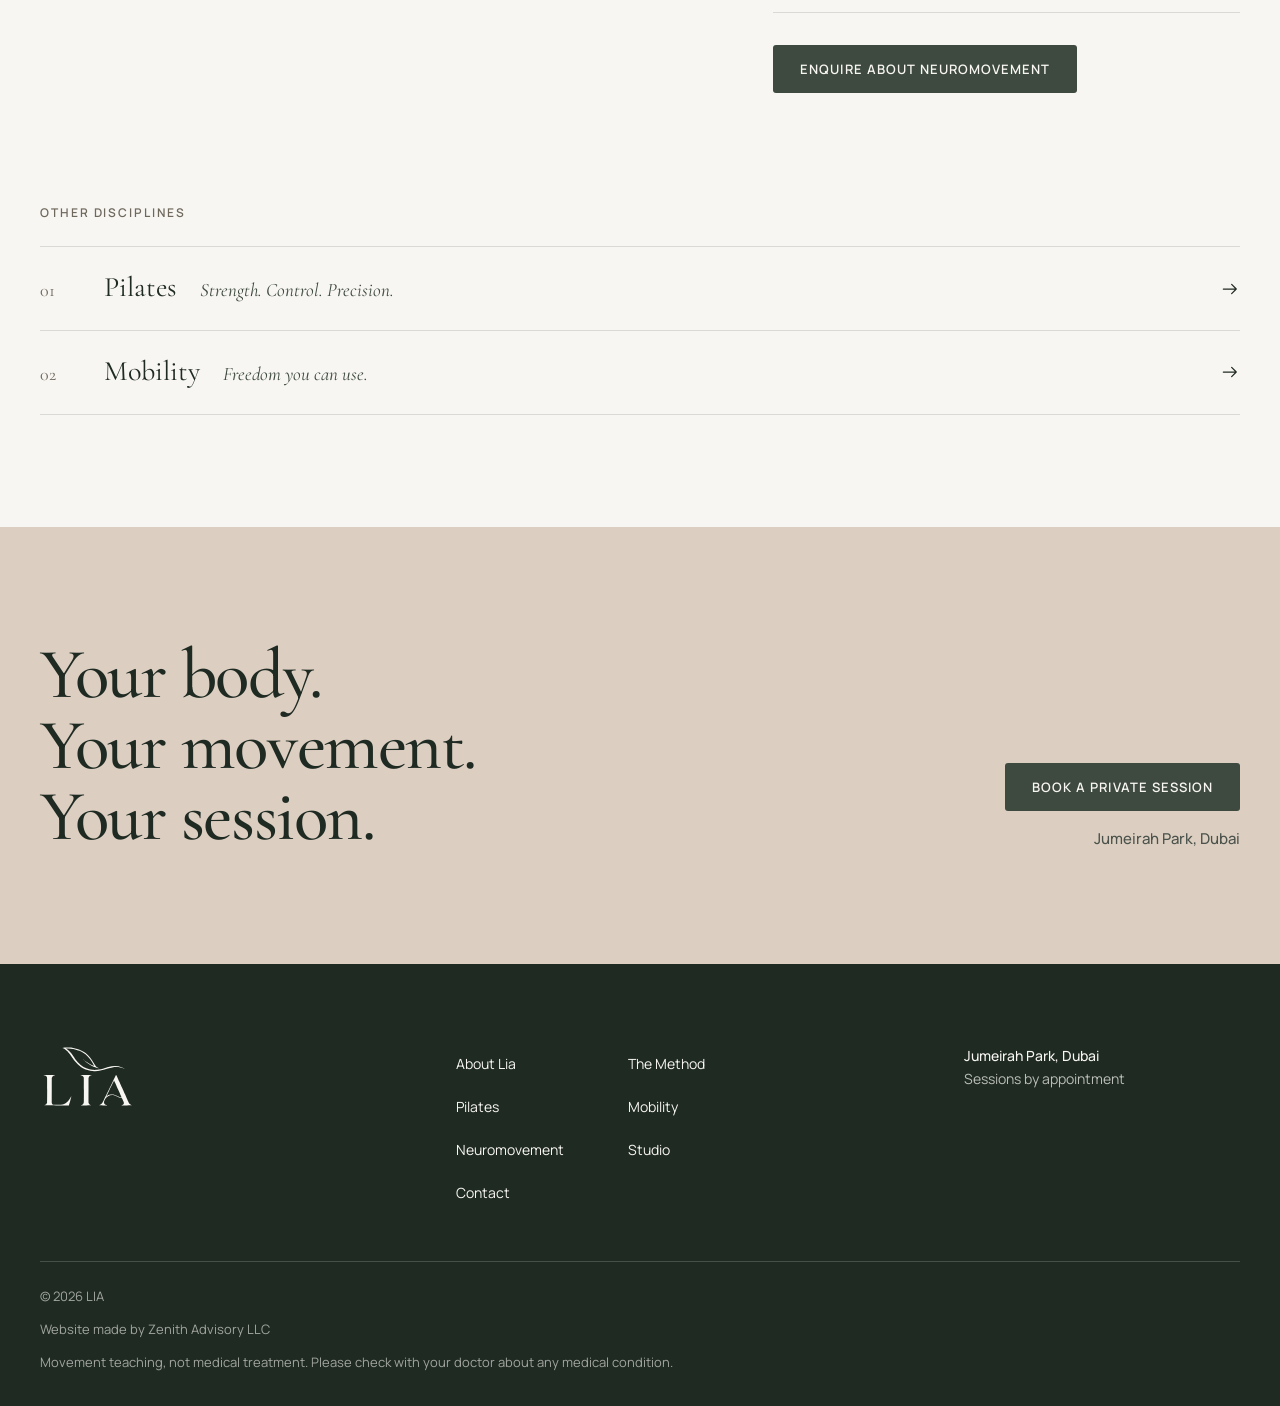
<file: neuromovement/index.html>
<!doctype html>
<html lang="en-GB">
<head>
<meta charset="utf-8">
<meta name="viewport" content="width=device-width, initial-scale=1, viewport-fit=cover">
<title>Neuromovement — LIA Pilates, Mobility &amp; Neuromovement</title>
<meta name="description" content="Neuromovement with Lia in Jumeirah Park, Dubai. Focused tasks that challenge balance, coordination and awareness.">
<link rel="canonical" href="https://liapilates.netlify.app/neuromovement/">
<meta name="theme-color" content="#F8F6F2">
<link rel="icon" href="/favicon.ico" sizes="32x32">
<link rel="icon" href="/assets/favicon/favicon.svg" type="image/svg+xml">
<link rel="apple-touch-icon" href="/assets/favicon/apple-touch-icon.png">
<link rel="manifest" href="/site.webmanifest">
<meta property="og:title" content="Neuromovement — LIA Pilates, Mobility &amp; Neuromovement">
<meta property="og:description" content="Neuromovement with Lia in Jumeirah Park, Dubai. Focused tasks that challenge balance, coordination and awareness.">
<meta property="og:image" content="https://liapilates.netlify.app/assets/images/hero.jpg">
<meta property="og:type" content="website">
<link rel="preload" href="/assets/fonts/cormorant-garamond.woff2" as="font" type="font/woff2" crossorigin>
<link rel="preload" href="/assets/fonts/manrope.woff2" as="font" type="font/woff2" crossorigin>
<link rel="preload" as="image" href="/assets/images/neuromovement-coordination.webp?v=3" type="image/webp" fetchpriority="high">
<link rel="stylesheet" href="/assets/site.css?v=4">
</head>
<body>
<a class="skip" href="#main">Skip to content</a>

<svg width="0" height="0" style="position:absolute" aria-hidden="true">
  <defs>

    <symbol id="i-arrow" viewBox="0 0 24 24"><path fill="none" stroke="currentColor" stroke-width="1.5" stroke-linecap="round" stroke-linejoin="round" d="M4 12h15.5M14 6.5l5.5 5.5-5.5 5.5"/></symbol>
  </defs>
</svg>

<header class="header" id="header">
  <div class="container header__in">
    <a class="brand" href="/" aria-label="LIA home">
      <img src="/assets/branding/lia-wordmark.svg" alt="LIA" width="66" height="44">
    </a>
    <nav class="nav" aria-label="Main">
      <ul>
        <li><a href="/about/">About Lia</a></li>
        <li><a href="/method/">The Method</a></li>
        <li><a href="/pilates/">Pilates</a></li>
        <li><a href="/mobility/">Mobility</a></li>
        <li><a href="/neuromovement/" aria-current="page">Neuromovement</a></li>
        <li><a href="/studio/">Studio</a></li>
        <li><a href="/contact/">Contact</a></li>
      </ul>
    </nav>
    <a class="btn btn--secondary header__cta" href="/contact/">Book a session</a>
    <button class="burger" type="button" aria-label="Open menu" aria-expanded="false" aria-controls="menu"><span></span></button>
  </div>
</header>

<div class="menu" id="menu">
  <ul>
    <li><a href="/about/">About Lia</a></li>
    <li><a href="/method/">The Method</a></li>
    <li><a href="/pilates/">Pilates</a></li>
    <li><a href="/mobility/">Mobility</a></li>
    <li><a href="/neuromovement/" aria-current="page">Neuromovement</a></li>
    <li><a href="/studio/">Studio</a></li>
    <li><a href="/contact/">Contact</a></li>
  </ul>
  <div class="menu__foot">
    <a class="btn btn--primary" href="/contact/">Book a session</a>
    <p>Jumeirah Park, Dubai</p>
  </div>
</div>

<main id="main">

<section class="page-head" aria-labelledby="page-title">
  <div class="container">
    <p class="eyebrow">Discipline 03</p>
    <h1 id="page-title" class="h1">Neuromovement</h1>
    <p class="page-head__statement">Reconnect. Re-educate. Rebalance.</p>
  </div>
</section>

<section class="section" style="padding-top:0" aria-label="Neuromovement in practice">
  <div class="container">
    <figure class="disc-media"><picture><source type="image/webp" srcset="/assets/images/neuromovement-coordination.webp?v=3"><img src="/assets/images/neuromovement-coordination.jpg?v=3" alt="Lia steadying a client who balances on one leg on a cushion, reaching forward with the opposite arm" width="1448" height="1086" style="object-position:50% 35%" fetchpriority="high" decoding="async"></picture></figure>
    <div class="disc-body">
      <div class="prose">
        <p class="lead" style="color:var(--ink)">Focused tasks that challenge balance, coordination and awareness.</p>
        <p>Neuromovement uses slow, deliberate tasks that ask the brain and body to work together: standing on one leg, reaching across the body, finding your balance on a soft surface.</p>
        <p>It is quiet, focused work. Done well, it sharpens coordination and confidence on your feet, and often makes everything else in a session feel easier.</p>
      </div>
      <aside class="disc-aside">
        <div>
          <h2>A session can include</h2>
          <ul>
          <li>Single-leg balance</li>
          <li>Cross-body coordination patterns</li>
          <li>Balance pad and small-ball work</li>
          </ul>
        </div>
        <div>
          <h2>Often helpful for</h2>
          <ul>
          <li>Feeling steadier on your feet</li>
          <li>Sharpening coordination at any age</li>
          <li>Adding variety to strength work</li>
          </ul>
        </div>
        <a class="btn btn--primary" href="/contact/?interest=Neuromovement">Enquire about neuromovement</a>
      </aside>
    </div>
  </div>
</section>

<section class="section" aria-labelledby="next-title" style="padding-top:0">
  <div class="container">
    <h2 id="next-title" class="eyebrow" style="margin-bottom:var(--space-5)">Other disciplines</h2>
    <ul class="next-list">
      <li><a href="/pilates/"><span class="next-list__num">01</span> <span class="next-list__name">Pilates <em>Strength. Control. Precision.</em></span> <svg aria-hidden="true"><use href="#i-arrow"/></svg></a></li>
      <li><a href="/mobility/"><span class="next-list__num">02</span> <span class="next-list__name">Mobility <em>Freedom you can use.</em></span> <svg aria-hidden="true"><use href="#i-arrow"/></svg></a></li>
    </ul>
  </div>
</section>

<section class="section closing" aria-labelledby="closing-title">
  <div class="container closing__grid">
    <h2 id="closing-title" class="h1"><span class="line">Your body.</span> <span class="line">Your movement.</span> <span class="line">Your session.</span></h2>
    <div class="closing__action">
      <a class="btn btn--primary" href="/contact/">Book a private session</a>
      <p class="closing__place">Jumeirah Park, Dubai</p>
    </div>
  </div>
</section>
</main>

<footer class="footer">
  <div class="container">
    <div class="footer__top">
      <a class="footer__logo" href="/" aria-label="LIA home"><img src="/assets/branding/lia-wordmark-light.svg" alt="LIA" width="96" height="64"></a>
      <nav class="footer__nav" aria-label="Footer">
        <a href="/about/">About Lia</a>
        <a href="/method/">The Method</a>
        <a href="/pilates/">Pilates</a>
        <a href="/mobility/">Mobility</a>
        <a href="/neuromovement/">Neuromovement</a>
        <a href="/studio/">Studio</a>
        <a href="/contact/">Contact</a>
      </nav>
      <div class="footer__info">
        <p><strong>Jumeirah Park, Dubai</strong> Sessions by appointment</p>
      </div>
    </div>
    <div class="footer__bottom">
      <p>© <span id="year">2026</span> LIA</p>
      <p class="built-by">Website made by Zenith Advisory LLC</p>
      <p>Movement teaching, not medical treatment. Please check with your doctor about any medical condition.</p>
    </div>
  </div>
</footer>

<script src="/assets/site.js?v=4" defer></script>
</body>
</html>
</file>
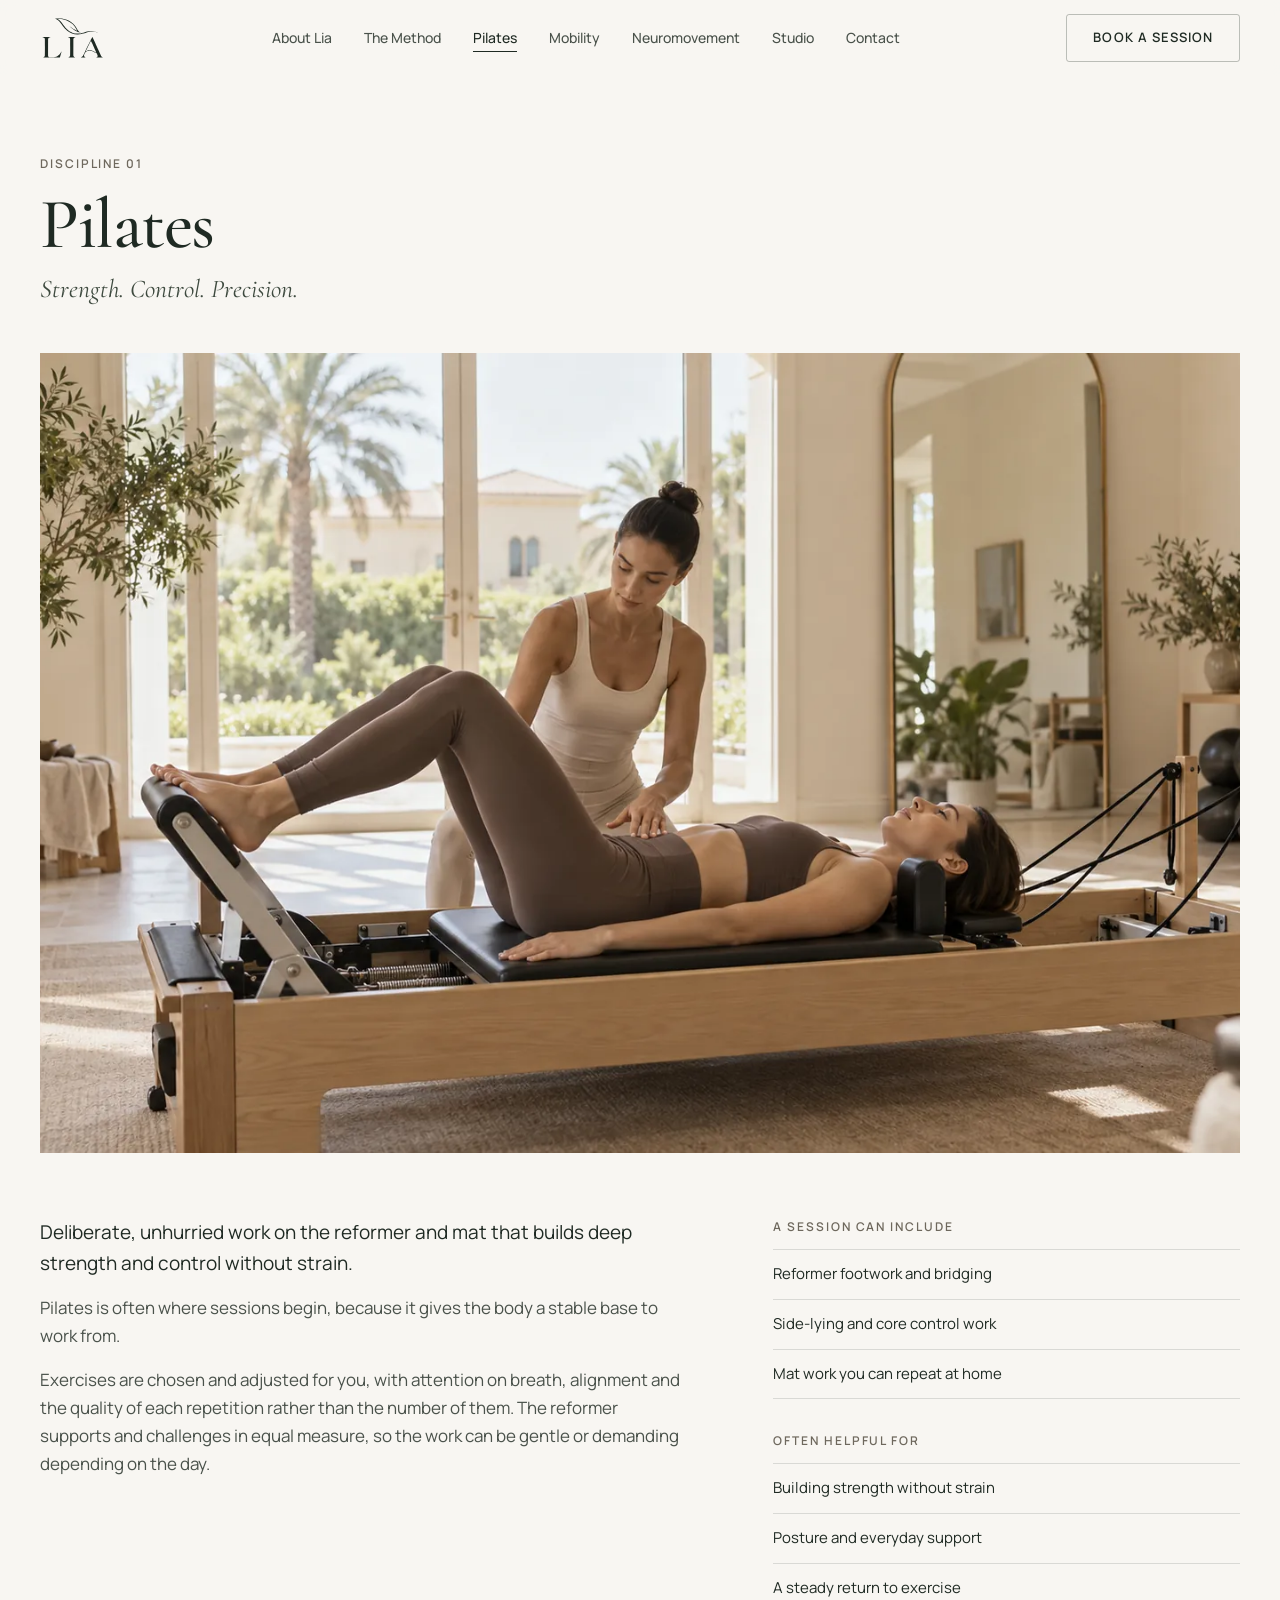
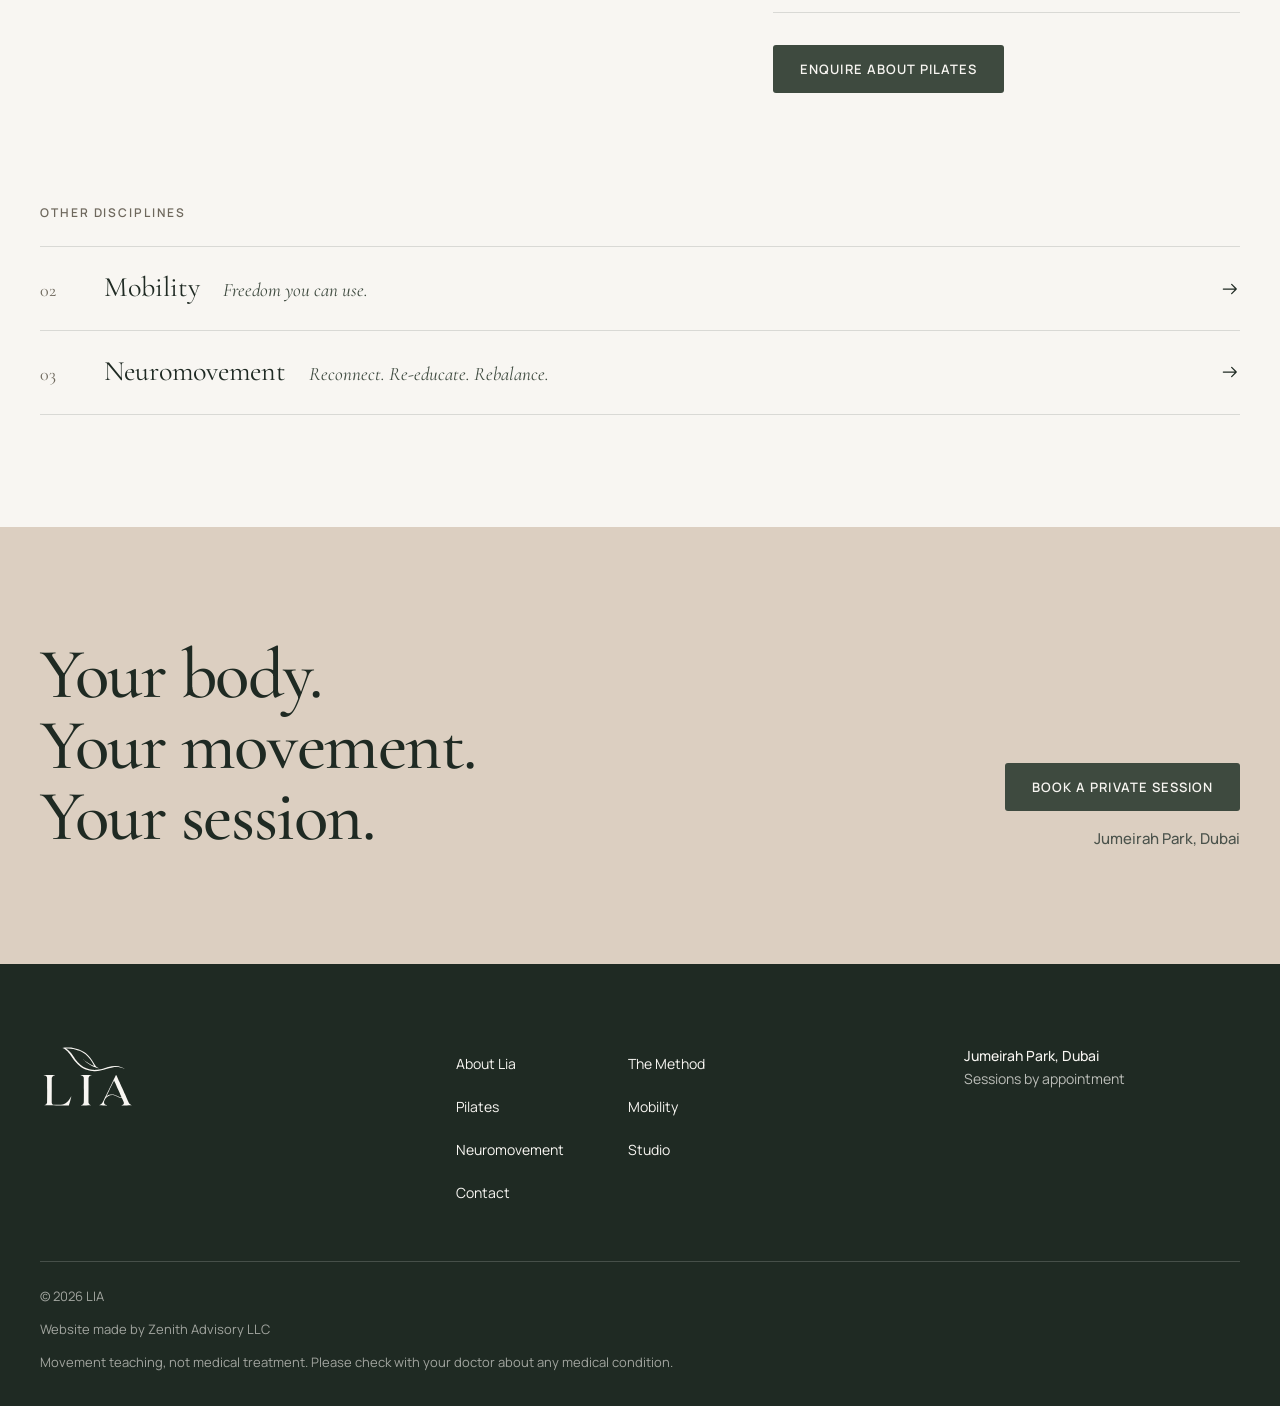
<file: pilates/index.html>
<!doctype html>
<html lang="en-GB">
<head>
<meta charset="utf-8">
<meta name="viewport" content="width=device-width, initial-scale=1, viewport-fit=cover">
<title>Pilates — LIA Pilates, Mobility &amp; Neuromovement</title>
<meta name="description" content="Pilates with Lia in Jumeirah Park, Dubai. Deliberate, unhurried work on the reformer and mat that builds deep strength and control without strain.">
<link rel="canonical" href="https://liapilates.netlify.app/pilates/">
<meta name="theme-color" content="#F8F6F2">
<link rel="icon" href="/favicon.ico" sizes="32x32">
<link rel="icon" href="/assets/favicon/favicon.svg" type="image/svg+xml">
<link rel="apple-touch-icon" href="/assets/favicon/apple-touch-icon.png">
<link rel="manifest" href="/site.webmanifest">
<meta property="og:title" content="Pilates — LIA Pilates, Mobility &amp; Neuromovement">
<meta property="og:description" content="Pilates with Lia in Jumeirah Park, Dubai. Deliberate, unhurried work on the reformer and mat that builds deep strength and control without strain.">
<meta property="og:image" content="https://liapilates.netlify.app/assets/images/hero.jpg">
<meta property="og:type" content="website">
<link rel="preload" href="/assets/fonts/cormorant-garamond.woff2" as="font" type="font/woff2" crossorigin>
<link rel="preload" href="/assets/fonts/manrope.woff2" as="font" type="font/woff2" crossorigin>
<link rel="preload" as="image" href="/assets/images/pilates.webp?v=3" type="image/webp" fetchpriority="high">
<link rel="stylesheet" href="/assets/site.css?v=4">
</head>
<body>
<a class="skip" href="#main">Skip to content</a>

<svg width="0" height="0" style="position:absolute" aria-hidden="true">
  <defs>

    <symbol id="i-arrow" viewBox="0 0 24 24"><path fill="none" stroke="currentColor" stroke-width="1.5" stroke-linecap="round" stroke-linejoin="round" d="M4 12h15.5M14 6.5l5.5 5.5-5.5 5.5"/></symbol>
  </defs>
</svg>

<header class="header" id="header">
  <div class="container header__in">
    <a class="brand" href="/" aria-label="LIA home">
      <img src="/assets/branding/lia-wordmark.svg" alt="LIA" width="66" height="44">
    </a>
    <nav class="nav" aria-label="Main">
      <ul>
        <li><a href="/about/">About Lia</a></li>
        <li><a href="/method/">The Method</a></li>
        <li><a href="/pilates/" aria-current="page">Pilates</a></li>
        <li><a href="/mobility/">Mobility</a></li>
        <li><a href="/neuromovement/">Neuromovement</a></li>
        <li><a href="/studio/">Studio</a></li>
        <li><a href="/contact/">Contact</a></li>
      </ul>
    </nav>
    <a class="btn btn--secondary header__cta" href="/contact/">Book a session</a>
    <button class="burger" type="button" aria-label="Open menu" aria-expanded="false" aria-controls="menu"><span></span></button>
  </div>
</header>

<div class="menu" id="menu">
  <ul>
    <li><a href="/about/">About Lia</a></li>
    <li><a href="/method/">The Method</a></li>
    <li><a href="/pilates/" aria-current="page">Pilates</a></li>
    <li><a href="/mobility/">Mobility</a></li>
    <li><a href="/neuromovement/">Neuromovement</a></li>
    <li><a href="/studio/">Studio</a></li>
    <li><a href="/contact/">Contact</a></li>
  </ul>
  <div class="menu__foot">
    <a class="btn btn--primary" href="/contact/">Book a session</a>
    <p>Jumeirah Park, Dubai</p>
  </div>
</div>

<main id="main">

<section class="page-head" aria-labelledby="page-title">
  <div class="container">
    <p class="eyebrow">Discipline 01</p>
    <h1 id="page-title" class="h1">Pilates</h1>
    <p class="page-head__statement">Strength. Control. Precision.</p>
  </div>
</section>

<section class="section" style="padding-top:0" aria-label="Pilates in practice">
  <div class="container">
    <figure class="disc-media"><picture><source type="image/webp" srcset="/assets/images/pilates.webp?v=3"><img src="/assets/images/pilates.jpg?v=3" alt="Lia guiding a client through reformer footwork, one hand resting on her knee" width="1600" height="900" style="object-position:40% 50%" fetchpriority="high" decoding="async"></picture></figure>
    <div class="disc-body">
      <div class="prose">
        <p class="lead" style="color:var(--ink)">Deliberate, unhurried work on the reformer and mat that builds deep strength and control without strain.</p>
        <p>Pilates is often where sessions begin, because it gives the body a stable base to work from.</p>
        <p>Exercises are chosen and adjusted for you, with attention on breath, alignment and the quality of each repetition rather than the number of them. The reformer supports and challenges in equal measure, so the work can be gentle or demanding depending on the day.</p>
      </div>
      <aside class="disc-aside">
        <div>
          <h2>A session can include</h2>
          <ul>
          <li>Reformer footwork and bridging</li>
          <li>Side-lying and core control work</li>
          <li>Mat work you can repeat at home</li>
          </ul>
        </div>
        <div>
          <h2>Often helpful for</h2>
          <ul>
          <li>Building strength without strain</li>
          <li>Posture and everyday support</li>
          <li>A steady return to exercise</li>
          </ul>
        </div>
        <a class="btn btn--primary" href="/contact/?interest=Pilates">Enquire about Pilates</a>
      </aside>
    </div>
  </div>
</section>

<section class="section" aria-labelledby="next-title" style="padding-top:0">
  <div class="container">
    <h2 id="next-title" class="eyebrow" style="margin-bottom:var(--space-5)">Other disciplines</h2>
    <ul class="next-list">
      <li><a href="/mobility/"><span class="next-list__num">02</span> <span class="next-list__name">Mobility <em>Freedom you can use.</em></span> <svg aria-hidden="true"><use href="#i-arrow"/></svg></a></li>
      <li><a href="/neuromovement/"><span class="next-list__num">03</span> <span class="next-list__name">Neuromovement <em>Reconnect. Re-educate. Rebalance.</em></span> <svg aria-hidden="true"><use href="#i-arrow"/></svg></a></li>
    </ul>
  </div>
</section>

<section class="section closing" aria-labelledby="closing-title">
  <div class="container closing__grid">
    <h2 id="closing-title" class="h1"><span class="line">Your body.</span> <span class="line">Your movement.</span> <span class="line">Your session.</span></h2>
    <div class="closing__action">
      <a class="btn btn--primary" href="/contact/">Book a private session</a>
      <p class="closing__place">Jumeirah Park, Dubai</p>
    </div>
  </div>
</section>
</main>

<footer class="footer">
  <div class="container">
    <div class="footer__top">
      <a class="footer__logo" href="/" aria-label="LIA home"><img src="/assets/branding/lia-wordmark-light.svg" alt="LIA" width="96" height="64"></a>
      <nav class="footer__nav" aria-label="Footer">
        <a href="/about/">About Lia</a>
        <a href="/method/">The Method</a>
        <a href="/pilates/">Pilates</a>
        <a href="/mobility/">Mobility</a>
        <a href="/neuromovement/">Neuromovement</a>
        <a href="/studio/">Studio</a>
        <a href="/contact/">Contact</a>
      </nav>
      <div class="footer__info">
        <p><strong>Jumeirah Park, Dubai</strong> Sessions by appointment</p>
      </div>
    </div>
    <div class="footer__bottom">
      <p>© <span id="year">2026</span> LIA</p>
      <p class="built-by">Website made by Zenith Advisory LLC</p>
      <p>Movement teaching, not medical treatment. Please check with your doctor about any medical condition.</p>
    </div>
  </div>
</footer>

<script src="/assets/site.js?v=4" defer></script>
</body>
</html>
</file>
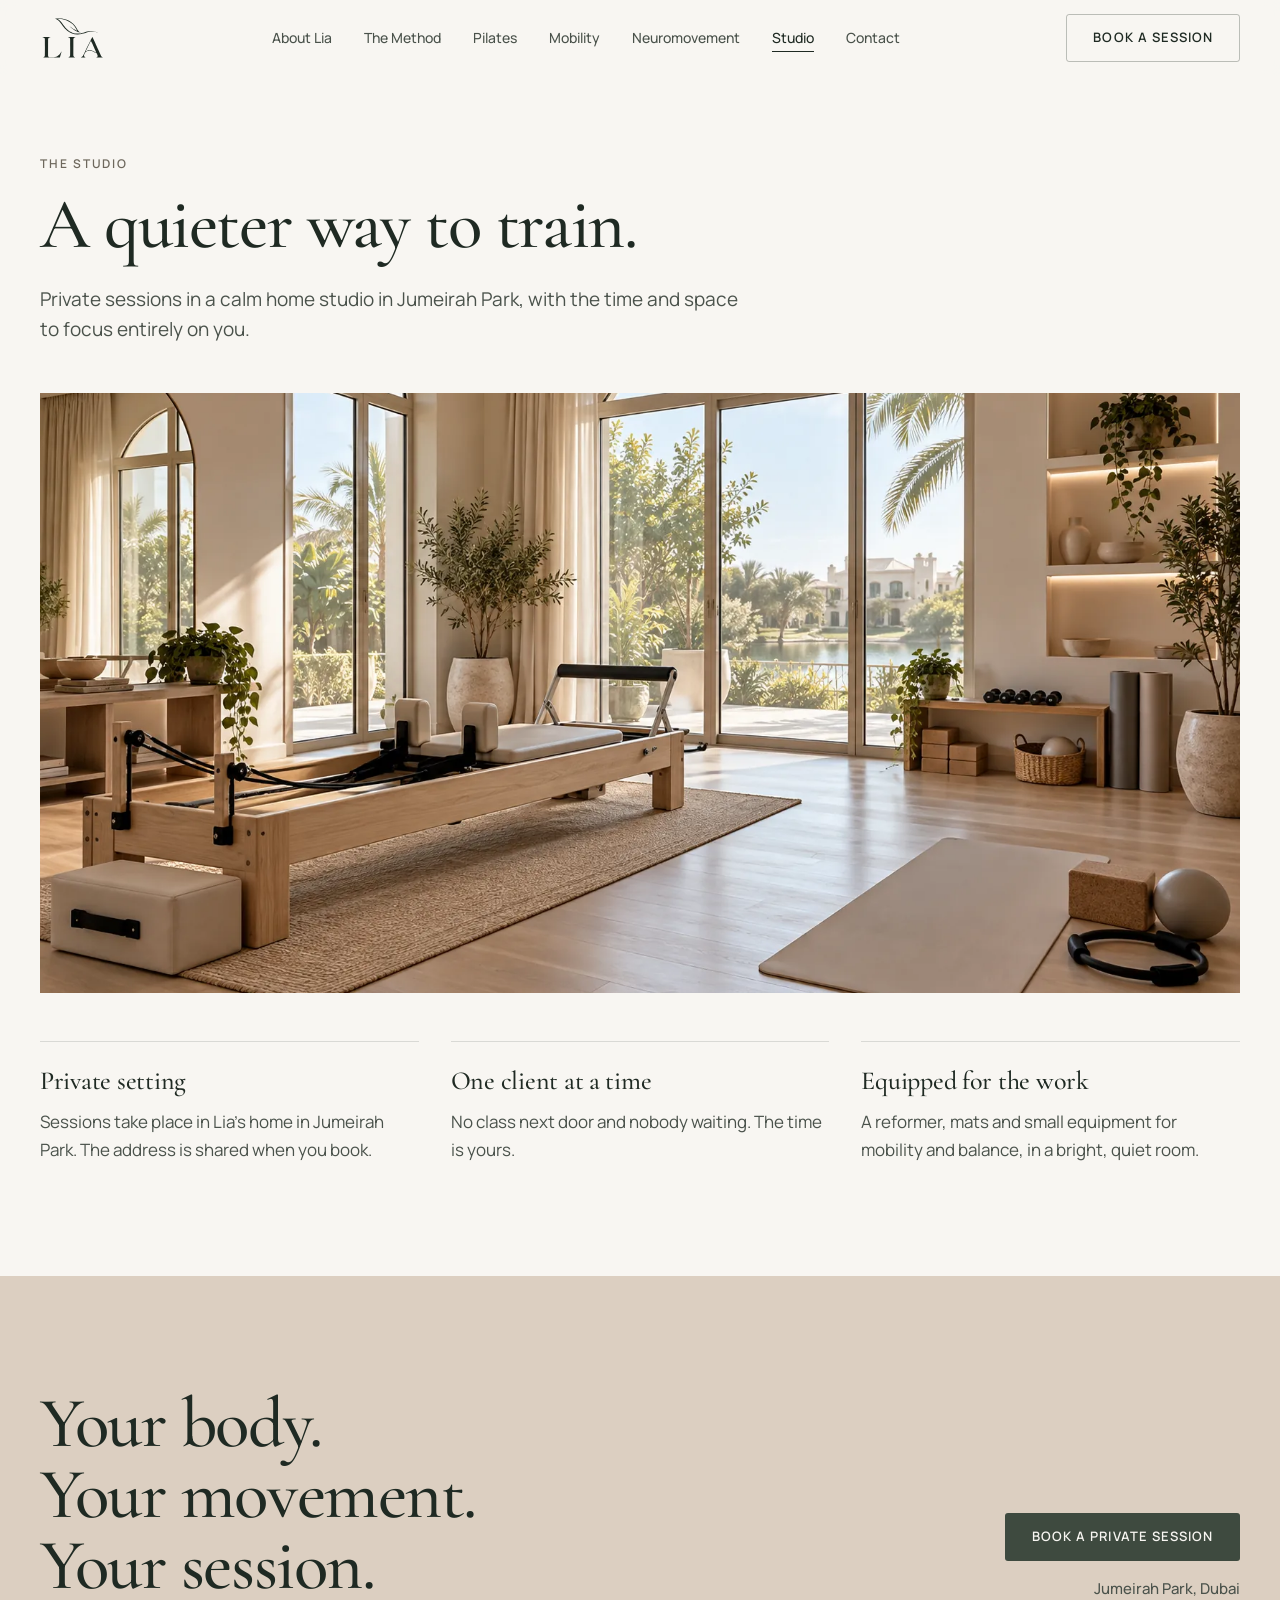
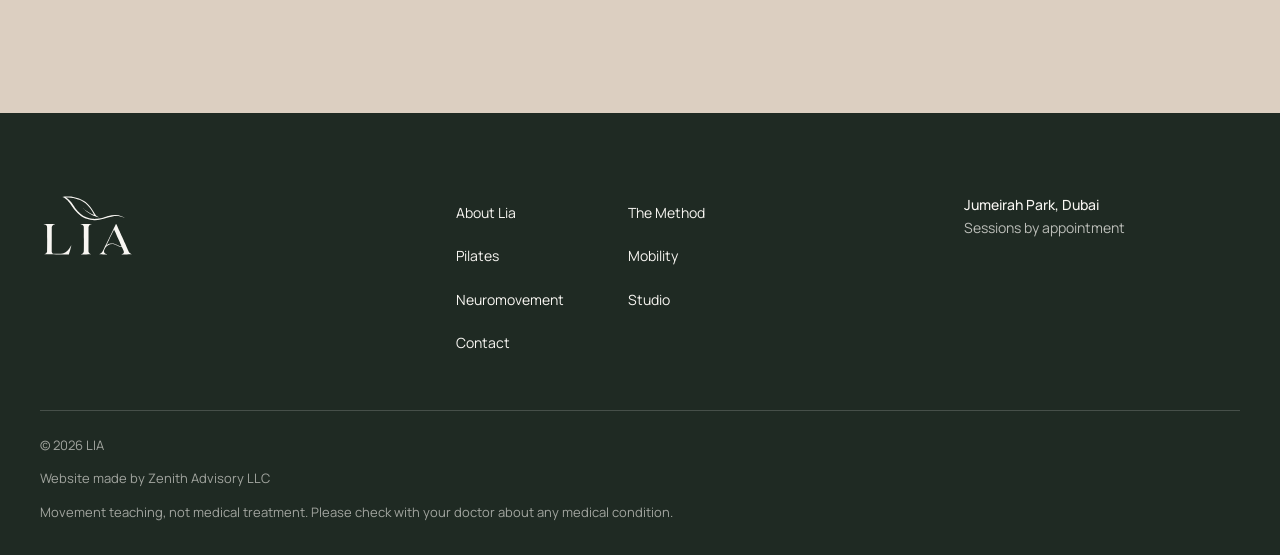
<file: studio/index.html>
<!doctype html>
<html lang="en-GB">
<head>
<meta charset="utf-8">
<meta name="viewport" content="width=device-width, initial-scale=1, viewport-fit=cover">
<title>The Studio — LIA Pilates, Mobility &amp; Neuromovement</title>
<meta name="description" content="A calm home studio in Jumeirah Park, Dubai: one client at a time, with a reformer and space to move.">
<link rel="canonical" href="https://liapilates.netlify.app/studio/">
<meta name="theme-color" content="#F8F6F2">
<link rel="icon" href="/favicon.ico" sizes="32x32">
<link rel="icon" href="/assets/favicon/favicon.svg" type="image/svg+xml">
<link rel="apple-touch-icon" href="/assets/favicon/apple-touch-icon.png">
<link rel="manifest" href="/site.webmanifest">
<meta property="og:title" content="The Studio — LIA Pilates, Mobility &amp; Neuromovement">
<meta property="og:description" content="A calm home studio in Jumeirah Park, Dubai: one client at a time, with a reformer and space to move.">
<meta property="og:image" content="https://liapilates.netlify.app/assets/images/hero.jpg">
<meta property="og:type" content="website">
<link rel="preload" href="/assets/fonts/cormorant-garamond.woff2" as="font" type="font/woff2" crossorigin>
<link rel="preload" href="/assets/fonts/manrope.woff2" as="font" type="font/woff2" crossorigin>
<link rel="preload" as="image" href="/assets/images/studio-wide.webp?v=3" type="image/webp" fetchpriority="high">
<link rel="stylesheet" href="/assets/site.css?v=4">
</head>
<body>
<a class="skip" href="#main">Skip to content</a>

<svg width="0" height="0" style="position:absolute" aria-hidden="true">
  <defs>

    <symbol id="i-arrow" viewBox="0 0 24 24"><path fill="none" stroke="currentColor" stroke-width="1.5" stroke-linecap="round" stroke-linejoin="round" d="M4 12h15.5M14 6.5l5.5 5.5-5.5 5.5"/></symbol>
  </defs>
</svg>

<header class="header" id="header">
  <div class="container header__in">
    <a class="brand" href="/" aria-label="LIA home">
      <img src="/assets/branding/lia-wordmark.svg" alt="LIA" width="66" height="44">
    </a>
    <nav class="nav" aria-label="Main">
      <ul>
        <li><a href="/about/">About Lia</a></li>
        <li><a href="/method/">The Method</a></li>
        <li><a href="/pilates/">Pilates</a></li>
        <li><a href="/mobility/">Mobility</a></li>
        <li><a href="/neuromovement/">Neuromovement</a></li>
        <li><a href="/studio/" aria-current="page">Studio</a></li>
        <li><a href="/contact/">Contact</a></li>
      </ul>
    </nav>
    <a class="btn btn--secondary header__cta" href="/contact/">Book a session</a>
    <button class="burger" type="button" aria-label="Open menu" aria-expanded="false" aria-controls="menu"><span></span></button>
  </div>
</header>

<div class="menu" id="menu">
  <ul>
    <li><a href="/about/">About Lia</a></li>
    <li><a href="/method/">The Method</a></li>
    <li><a href="/pilates/">Pilates</a></li>
    <li><a href="/mobility/">Mobility</a></li>
    <li><a href="/neuromovement/">Neuromovement</a></li>
    <li><a href="/studio/" aria-current="page">Studio</a></li>
    <li><a href="/contact/">Contact</a></li>
  </ul>
  <div class="menu__foot">
    <a class="btn btn--primary" href="/contact/">Book a session</a>
    <p>Jumeirah Park, Dubai</p>
  </div>
</div>

<main id="main">

<section class="page-head" aria-labelledby="page-title">
  <div class="container">
    <p class="eyebrow">The studio</p>
    <h1 id="page-title" class="h1">A quieter way to train.</h1>
    <p class="lead">Private sessions in a calm home studio in Jumeirah Park, with the time and space to focus entirely on you.</p>
  </div>
</section>

<section class="section" style="padding-top:0" aria-label="About the space">
  <div class="container">
    <figure class="disc-media disc-media--wide"><picture><source type="image/webp" srcset="/assets/images/studio-wide.webp?v=3"><img src="/assets/images/studio-wide.jpg?v=3" alt="The studio in afternoon light: a timber reformer on a jute rug, arched windows and palms outside" width="1672" height="941" style="object-position:45% 50%" fetchpriority="high" decoding="async"></picture></figure>
    <div class="notes">
      <div class="note"><h2>Private setting</h2> <p>Sessions take place in Lia’s home in Jumeirah Park. The address is shared when you book.</p></div>
      <div class="note"><h2>One client at a time</h2> <p>No class next door and nobody waiting. The time is yours.</p></div>
      <div class="note"><h2>Equipped for the work</h2> <p>A reformer, mats and small equipment for mobility and balance, in a bright, quiet room.</p></div>
    </div>
  </div>
</section>

<section class="section closing" aria-labelledby="closing-title">
  <div class="container closing__grid">
    <h2 id="closing-title" class="h1"><span class="line">Your body.</span> <span class="line">Your movement.</span> <span class="line">Your session.</span></h2>
    <div class="closing__action">
      <a class="btn btn--primary" href="/contact/">Book a private session</a>
      <p class="closing__place">Jumeirah Park, Dubai</p>
    </div>
  </div>
</section>
</main>

<footer class="footer">
  <div class="container">
    <div class="footer__top">
      <a class="footer__logo" href="/" aria-label="LIA home"><img src="/assets/branding/lia-wordmark-light.svg" alt="LIA" width="96" height="64"></a>
      <nav class="footer__nav" aria-label="Footer">
        <a href="/about/">About Lia</a>
        <a href="/method/">The Method</a>
        <a href="/pilates/">Pilates</a>
        <a href="/mobility/">Mobility</a>
        <a href="/neuromovement/">Neuromovement</a>
        <a href="/studio/">Studio</a>
        <a href="/contact/">Contact</a>
      </nav>
      <div class="footer__info">
        <p><strong>Jumeirah Park, Dubai</strong> Sessions by appointment</p>
      </div>
    </div>
    <div class="footer__bottom">
      <p>© <span id="year">2026</span> LIA</p>
      <p class="built-by">Website made by Zenith Advisory LLC</p>
      <p>Movement teaching, not medical treatment. Please check with your doctor about any medical condition.</p>
    </div>
  </div>
</footer>

<script src="/assets/site.js?v=4" defer></script>
</body>
</html>
</file>
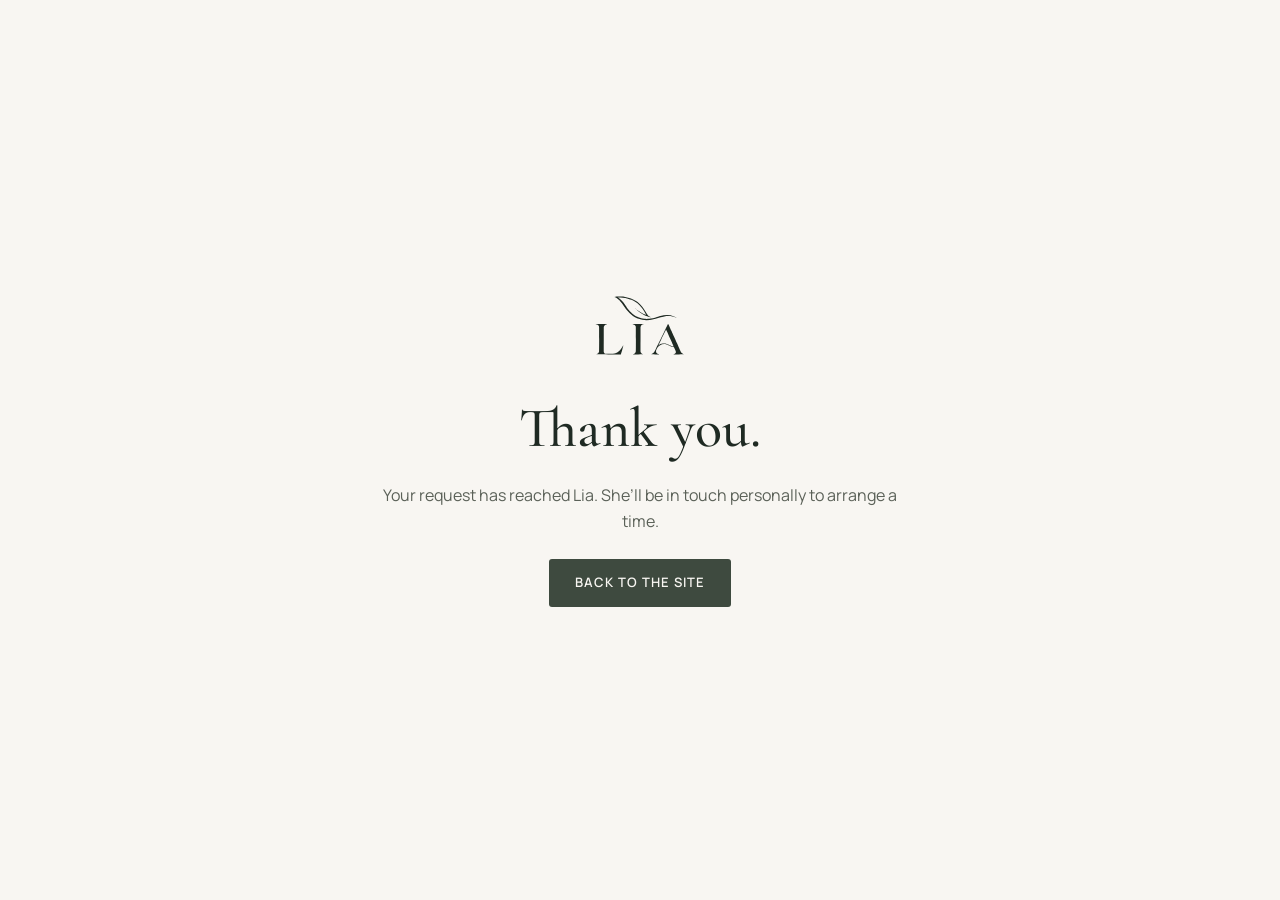
<file: thank-you.html>
<!doctype html>
<html lang="en-GB">
<head>
<meta charset="utf-8">
<meta name="viewport" content="width=device-width, initial-scale=1">
<title>Thank you — LIA</title>
<meta name="robots" content="noindex">
<link rel="icon" href="/assets/favicon/favicon.svg" type="image/svg+xml">
<link rel="icon" href="/assets/favicon/favicon-32.png" sizes="32x32" type="image/png">
<link rel="apple-touch-icon" href="/assets/favicon/apple-touch-icon.png">
<style>
[hidden]{display:none!important}
@font-face{font-family:"Cormorant Garamond";src:url(/assets/fonts/cormorant-garamond.woff2) format("woff2");font-weight:300 700;font-display:swap}
@font-face{font-family:"Manrope";src:url(/assets/fonts/manrope.woff2) format("woff2");font-weight:200 800;font-display:swap}
:root{--charcoal:#1F2A23;--olive:#3E4A3F;--offwhite:#F8F6F2;--muted:#5B6158}
*{box-sizing:border-box}
body{margin:0;min-height:100dvh;display:grid;place-items:center;padding:24px;background:var(--offwhite);color:var(--charcoal);font-family:"Manrope","Helvetica Neue",Arial,sans-serif;text-align:center;line-height:1.6}
main{max-width:34rem;display:grid;gap:24px;justify-items:center}
img{width:96px;height:auto}
h1{font-family:"Cormorant Garamond",Georgia,serif;font-weight:500;font-size:clamp(36px,6vw,56px);line-height:1.1;margin:16px 0 0}
p{margin:0;color:var(--muted)}
a{display:inline-flex;align-items:center;min-height:48px;padding:0 26px;border-radius:3px;background:var(--olive);color:var(--offwhite);text-decoration:none;font-size:13px;font-weight:600;letter-spacing:.08em;text-transform:uppercase}
a:focus-visible{outline:2px solid var(--olive);outline-offset:3px}
</style>
</head>
<body>
<main>
  <img src="/assets/branding/lia-wordmark.svg" alt="LIA" width="96" height="64">
  <h1>Thank you.</h1>
  <p>Your request has reached Lia. She’ll be in touch personally to arrange a time.</p>
  <a href="/">Back to the site</a>
</main>
</body>
</html>
</file>
<file: assets/site.css>
[hidden]{display:none!important}

/* ── Fonts: one serif, one sans ─────────────────────────────── */
@font-face{font-family:"Cormorant Garamond";src:url(/assets/fonts/cormorant-garamond.woff2) format("woff2");font-weight:300 700;font-style:normal;font-display:swap}
@font-face{font-family:"Cormorant Garamond";src:url(/assets/fonts/cormorant-garamond-italic.woff2) format("woff2");font-weight:300 700;font-style:italic;font-display:swap}
@font-face{font-family:"Manrope";src:url(/assets/fonts/manrope.woff2) format("woff2");font-weight:200 800;font-style:normal;font-display:swap}

/* ── Tokens ─────────────────────────────────────────────────── */
:root{
  --ink:#1F2A23;
  --olive:#3E4A3F;
  --taupe:#A89F8F;
  --cream:#DCCFC1;
  --paper:#F8F6F2;
  --sand:#F1ECE4;
  --text-2:#4A524B;          /* secondary text, 7.6:1 on paper */
  --label:#6E685D;           /* small labels, 5.1:1 on paper */
  --line:rgba(31,42,35,.14);
  --line-strong:rgba(31,42,35,.28);
  --line-dark:rgba(248,246,242,.18);

  --serif:"Cormorant Garamond",Georgia,"Times New Roman",serif;
  --sans:"Manrope","Helvetica Neue",Helvetica,Arial,sans-serif;

  --space-1:4px; --space-2:8px; --space-3:12px; --space-4:16px; --space-5:24px;
  --space-6:32px; --space-7:48px; --space-8:64px; --space-9:80px; --space-10:96px; --space-11:120px;

  --container:1280px;
  --gutter:20px;
  --section:56px;
  --intro-gap:var(--space-7);
  --header-h:64px;

  --fs-body:16px;
  --fs-small:14px;
  --fs-label:12px;
  --fs-lead:17px;
  --fs-h1:clamp(44px,4vw + 20px,76px);
  --fs-h2:clamp(34px,3.7vw,54px);
  --fs-h3:clamp(26px,2.2vw,32px);

  --radius:3px;
  --dur:200ms;
  --ease:cubic-bezier(.25,.6,.3,1);
}
@media (min-width:768px){:root{--gutter:28px;--section:80px;--fs-body:17px;--fs-lead:18px}}
@media (min-width:1100px){:root{--gutter:40px;--section:112px;--intro-gap:var(--space-8);--header-h:76px;--fs-lead:19px}}

/* ── Base ───────────────────────────────────────────────────── */
*,*::before,*::after{box-sizing:border-box}
html{-webkit-text-size-adjust:100%;scroll-behavior:smooth;scroll-padding-top:calc(var(--header-h) + var(--space-4))}
body{margin:0;background:var(--paper);color:var(--ink);font-family:var(--sans);font-size:var(--fs-body);line-height:1.65;font-weight:400;-webkit-font-smoothing:antialiased;text-rendering:optimizeLegibility;overflow-x:hidden}
img{display:block;max-width:100%;height:auto}
picture{display:block}
a{color:inherit;text-decoration:none}
button,input,select,textarea{font:inherit;color:inherit}
h1,h2,h3,p,ul,ol,dl,dd,figure,blockquote{margin:0;padding:0}
ul,ol{list-style:none}
h1,h2,h3{font-family:var(--serif);font-weight:500;letter-spacing:-.01em;text-wrap:balance}
p{text-wrap:pretty}
:focus-visible{outline:2px solid var(--olive);outline-offset:3px}
.skip{position:absolute;left:var(--space-4);top:-80px;z-index:100;background:var(--ink);color:var(--paper);padding:var(--space-3) var(--space-4)}
.skip:focus{top:var(--space-4)}

.container{width:100%;max-width:calc(var(--container) + 2 * var(--gutter));margin-inline:auto;padding-inline:var(--gutter)}
.section{padding-block:var(--section)}
.line{display:block}       /* a deliberate line in a designed heading or address */

/* ── Type roles ─────────────────────────────────────────────── */
.h1{font-size:var(--fs-h1);line-height:1;letter-spacing:-.02em}
.h2{font-size:var(--fs-h2);line-height:1.06}
.h3{font-size:var(--fs-h3);line-height:1.15}
.eyebrow{font-family:var(--sans);font-size:var(--fs-label);font-weight:600;letter-spacing:.16em;text-transform:uppercase;color:var(--label);line-height:1.4}
.eyebrow + .h1,.eyebrow + .h2{margin-top:var(--space-4)}
.lead{font-size:var(--fs-lead);line-height:1.6;color:var(--text-2);max-width:60ch}
.prose{display:grid;gap:var(--space-4);align-content:start;color:var(--text-2)}
.prose p{max-width:64ch}
em{font-style:italic}

/* ── Buttons & links: one system ────────────────────────────── */
.btn{display:inline-flex;align-items:center;justify-content:center;gap:var(--space-3);min-height:48px;padding:0 26px;border:1px solid transparent;border-radius:var(--radius);font-size:13px;font-weight:600;letter-spacing:.08em;text-transform:uppercase;line-height:1;white-space:nowrap;cursor:pointer;transition:background-color var(--dur) var(--ease),border-color var(--dur) var(--ease),color var(--dur) var(--ease)}
.btn--primary{background:var(--olive);color:var(--paper)}
.btn--secondary{border-color:var(--line-strong);color:var(--ink);background:transparent}
.btn[disabled]{opacity:.6;cursor:progress}
.link{display:inline-flex;align-items:center;gap:var(--space-2);min-height:44px;font-size:14px;font-weight:600;letter-spacing:.02em;color:var(--ink);border-bottom:1px solid var(--line-strong);transition:border-color var(--dur) var(--ease)}
.link svg{width:16px;height:16px;transition:transform var(--dur) var(--ease)}
@media (hover:hover) and (pointer:fine){
  .btn--primary:hover{background:var(--ink)}
  .btn--secondary:hover{border-color:var(--ink)}
  .link:hover{border-color:var(--ink)}
  .link:hover svg{transform:translateX(3px)}
}

/* ── Header ─────────────────────────────────────────────────── */
.header{position:sticky;top:0;z-index:50;height:var(--header-h);background:rgba(248,246,242,.96);border-bottom:1px solid transparent;transition:border-color var(--dur) var(--ease)}
@supports (backdrop-filter:blur(8px)){.header{background:rgba(248,246,242,.88);backdrop-filter:blur(8px)}}
.header.is-scrolled{border-color:var(--line)}
.header__in{height:100%;display:flex;align-items:center;justify-content:space-between;gap:var(--space-6)}
.brand{display:flex;align-items:center;min-height:44px}
.brand img{height:36px;width:auto}
.nav,.header__cta{display:none}
.nav ul{display:flex;gap:var(--space-6)}
.nav a{display:block;padding-block:var(--space-3);font-size:14px;font-weight:500;color:var(--text-2);transition:color var(--dur) var(--ease)}
.nav a[aria-current="page"]{color:var(--ink);text-decoration:underline;text-decoration-thickness:1px;text-underline-offset:8px}
@media (hover:hover) and (pointer:fine){.nav a:hover{color:var(--ink)}}
.burger{width:44px;height:44px;margin-right:-10px;display:grid;place-items:center;background:none;border:0;cursor:pointer}
.burger span,.burger span::before,.burger span::after{display:block;width:22px;height:1.5px;background:var(--ink);transition:transform var(--dur) var(--ease),background-color var(--dur)}
.burger span{position:relative}
.burger span::before,.burger span::after{content:"";position:absolute;left:0}
.burger span::before{top:-7px}.burger span::after{top:7px}
.menu-open .burger span{background:transparent}
.menu-open .burger span::before{transform:translateY(7px) rotate(45deg)}
.menu-open .burger span::after{transform:translateY(-7px) rotate(-45deg)}
@media (min-width:1100px){.brand img{height:44px}}
@media (min-width:1180px){
  .nav,.header__cta{display:flex}
  .burger{display:none}
}

/* mobile menu */
.menu{position:fixed;inset:var(--header-h) 0 0;z-index:45;background:var(--paper);padding:var(--space-6) var(--gutter) var(--space-7);display:flex;flex-direction:column;justify-content:space-between;gap:var(--space-7);overflow-y:auto;opacity:0;visibility:hidden;transition:opacity var(--dur) var(--ease),visibility 0s linear var(--dur)}
.menu-open .menu{opacity:1;visibility:visible;transition:opacity var(--dur) var(--ease)}
.menu li{border-bottom:1px solid var(--line)}
.menu ul a[aria-current="page"]{color:var(--olive);font-style:italic}
.menu ul a{display:flex;align-items:center;min-height:56px;font-family:var(--serif);font-size:28px;font-weight:500}
.menu__foot{display:grid;gap:var(--space-4)}
.menu__foot p{font-size:var(--fs-small);color:var(--label)}
.menu-open{overflow:hidden}
.menu-open .header{border-color:var(--line);background:var(--paper)}

/* ── Hero ───────────────────────────────────────────────────── */
.hero{padding-block:var(--space-7) var(--section)}
.hero__grid{display:grid;gap:var(--space-7)}
.hero__sub{margin-top:var(--space-5);font-size:15px;font-weight:500;letter-spacing:.04em;color:var(--olive)}
.hero .lead{margin-top:var(--space-4);max-width:36ch}
.hero__ctas{display:flex;flex-wrap:wrap;gap:var(--space-3);margin-top:var(--space-6)}
.hero__media{margin-inline:calc(var(--gutter) * -1)}
.hero__media img{width:100%;aspect-ratio:4/3;object-fit:cover;object-position:62% 55%;background:var(--cream)}
@media (max-width:479px){.hero__ctas .btn{flex:1 1 100%}}
@media (min-width:768px){.hero__media{margin-inline:0}}
@media (min-width:1000px){
  .hero{padding-top:var(--space-8)}
  .hero__grid{grid-template-columns:minmax(0,5fr) minmax(0,7fr);align-items:center;gap:var(--space-8)}
}
/* phone held sideways: short and wide */
@media (orientation:landscape) and (max-height:500px){
  .hero{padding-top:var(--space-6)}
  .hero__grid{grid-template-columns:1fr 1fr;align-items:center;gap:var(--space-6)}
  .hero__media{margin:0}
  .hero .h1{font-size:44px}
}

/* ── Principles strip ───────────────────────────────────────── */
.principles{border-block:1px solid var(--line)}
.principles ul{display:grid}
.principle{display:grid;grid-template-columns:40px 1fr;column-gap:var(--space-5);align-items:center;padding-block:var(--space-5);border-top:1px solid var(--line)}
.principle:first-child{border-top:0}
.principle svg{width:40px;height:40px;color:var(--olive);grid-row:span 2}
.principle h3{font-family:var(--sans);font-size:var(--fs-label);font-weight:600;letter-spacing:.16em;text-transform:uppercase;color:var(--ink)}
.principle p{font-family:var(--serif);font-size:20px;line-height:1.3;color:var(--text-2)}
@media (min-width:640px){
  .principles ul{grid-template-columns:1fr 1fr;column-gap:var(--space-6)}
  .principle:nth-child(2){border-top:0}
}
@media (min-width:1100px){
  .principles ul{grid-template-columns:repeat(5,1fr);column-gap:0}
  .principle{grid-template-columns:1fr;align-content:start;row-gap:var(--space-2);padding:var(--space-7) var(--space-5);border-top:0;border-left:1px solid var(--line)}
  .principle:first-child{border-left:0;padding-left:0}
  .principle:last-child{padding-right:0}
  .principle svg{grid-row:auto;margin-bottom:var(--space-4)}
}

/* ── About ──────────────────────────────────────────────────── */
.about__grid{display:grid;gap:var(--space-7)}
.about__portrait img{width:100%;aspect-ratio:4/5;object-fit:cover;background:var(--cream)}
.about__portrait figcaption{margin-top:var(--space-3);font-size:var(--fs-small);color:var(--label)}
.about .h2 em{color:var(--olive)}
.about .prose{margin-top:var(--space-5)}
.about .prose p:first-child{font-size:var(--fs-lead);color:var(--ink)}
.about .link,.studio .link{margin-top:var(--space-6)}
@media (min-width:768px){.about__grid{grid-template-columns:minmax(0,5fr) minmax(0,7fr);gap:var(--space-7);align-items:center}}
@media (min-width:1100px){.about__grid{gap:var(--space-9)}}

/* ── Disciplines ────────────────────────────────────────────── */
.section-intro{display:grid;gap:var(--space-5);padding-bottom:var(--intro-gap)}
@media (min-width:900px){.section-intro{grid-template-columns:minmax(0,7fr) minmax(0,5fr);align-items:end;gap:var(--space-9)}}

/* ── Page head (inner pages) ───────────────────────────────── */
.page-head{padding-block:var(--space-7) var(--space-6)}
.page-head .lead{margin-top:var(--space-5)}
.page-head__statement{margin-top:var(--space-3);font-family:var(--serif);font-style:italic;font-size:clamp(22px,2vw,28px);line-height:1.3;color:var(--olive)}
@media (min-width:1100px){.page-head{padding-block:var(--space-9) var(--space-7)}}

/* ── Discipline tiles (home) ────────────────────────────────── */
.tiles{display:grid;gap:var(--space-7)}
.tile{display:flex;flex-direction:column;align-items:flex-start}
.tile__media{width:100%;overflow:hidden;background:var(--cream)}
.tile__media img{width:100%;aspect-ratio:4/3;object-fit:cover;transition:transform 600ms var(--ease)}
.tile__num{margin-top:var(--space-5);font-family:var(--serif);font-size:18px;color:var(--label)}
.tile .h3{margin-top:var(--space-1)}
.tile__statement{margin-top:var(--space-2);font-family:var(--serif);font-style:italic;font-size:21px;line-height:1.3;color:var(--olive)}
.tile__text{margin-top:var(--space-4);color:var(--text-2);max-width:46ch}
.tile .link{margin-top:var(--space-4)}
@media (hover:hover) and (pointer:fine){.tile__media:hover img{transform:scale(1.02)}}
@media (min-width:768px){.tiles{grid-template-columns:repeat(3,1fr);gap:var(--space-6)}}
@media (min-width:768px) and (max-width:1099px){.tile__text{display:none}}

/* ── Discipline page ────────────────────────────────────────── */
.disc-media img{width:100%;aspect-ratio:3/2;object-fit:cover;background:var(--cream)}
.disc-media--wide img{aspect-ratio:4/3}
@media (min-width:768px){.disc-media--wide img{aspect-ratio:16/9}}
@media (min-width:900px){.disc-media--wide img{aspect-ratio:2/1}}
.disc-body{display:grid;gap:var(--space-7);padding-top:var(--space-7)}
.disc-aside{display:grid;gap:var(--space-6);align-content:start}
.disc-aside h2{font-family:var(--sans);font-size:var(--fs-label);font-weight:600;letter-spacing:.16em;text-transform:uppercase;color:var(--label)}
.disc-aside ul{margin-top:var(--space-3);border-top:1px solid var(--line)}
.disc-aside li{padding-block:var(--space-3);border-bottom:1px solid var(--line);font-size:15px}
.disc-aside .btn{justify-self:start}
@media (max-width:479px){.disc-aside .btn{justify-self:stretch;white-space:normal;text-align:center;padding-block:var(--space-3)}}
@media (min-width:900px){.disc-body{grid-template-columns:minmax(0,7fr) minmax(0,5fr);gap:var(--space-9);padding-top:var(--space-8)}}
.next-list{border-top:1px solid var(--line)}
.next-list a{display:grid;grid-template-columns:48px 1fr auto;align-items:baseline;gap:var(--space-4);padding-block:var(--space-5);border-bottom:1px solid var(--line);transition:color var(--dur) var(--ease)}
.next-list__num{font-family:var(--serif);font-size:18px;color:var(--label)}
.next-list__name{font-family:var(--serif);font-size:var(--fs-h3);line-height:1.15}
.next-list__name em{display:block;font-size:19px;color:var(--olive);margin-top:var(--space-1)}
.next-list svg{width:20px;height:20px;align-self:center;transition:transform var(--dur) var(--ease)}
@media (hover:hover) and (pointer:fine){.next-list a:hover svg{transform:translateX(4px)}.next-list a:hover .next-list__name{color:var(--olive)}}
@media (min-width:768px){.next-list__name em{display:inline;margin:0 0 0 var(--space-4)}}

/* ── Studio page notes ──────────────────────────────────────── */
.notes{display:grid;gap:var(--space-6);margin-top:var(--space-7)}
.note{border-top:1px solid var(--line);padding-top:var(--space-5)}
.note h2{font-size:26px;line-height:1.15}
.note p{margin-top:var(--space-3);color:var(--text-2)}
@media (min-width:768px){.notes{grid-template-columns:repeat(3,1fr)}}

/* ── Method (dark) ──────────────────────────────────────────── */
.method{background:var(--ink);color:var(--paper)}
.method .eyebrow{color:var(--cream)}
.method .h2 .line + .line{font-style:italic;color:var(--cream)}
.method .section-intro .lead{color:rgba(248,246,242,.78)}
.steps{display:grid;gap:0 var(--space-6)}
.step{padding-block:var(--space-5) var(--space-6);border-top:1px solid var(--line-dark)}
.step__n{display:block;font-family:var(--serif);font-size:40px;line-height:1;color:var(--taupe)}
.step h2,.step h3{margin-top:var(--space-4);font-size:26px;line-height:1.15}
.step p{margin-top:var(--space-2);color:rgba(248,246,242,.75);max-width:34ch}
.method__close{margin-top:var(--space-7);padding-top:var(--space-6);border-top:1px solid var(--line-dark);font-family:var(--serif);font-size:clamp(24px,2.4vw,32px);line-height:1.3;color:var(--paper)}
.method__close em{color:var(--cream)}
@media (min-width:640px){.steps{grid-template-columns:1fr 1fr}}
@media (min-width:1100px){.steps{grid-template-columns:repeat(4,1fr)}}

/* ── Experience ─────────────────────────────────────────────── */
.facts{display:grid;margin-top:var(--space-5);border-block:1px solid var(--line)}
.fact{display:flex;align-items:baseline;justify-content:space-between;gap:var(--space-5);padding-block:var(--space-5)}
.fact + .fact{border-top:1px solid var(--line)}
.fact__n{font-family:var(--serif);font-weight:500;font-size:clamp(48px,5.4vw,76px);line-height:1;letter-spacing:-.02em;font-variant-numeric:lining-nums}
.fact__label{font-size:15px;font-weight:500;color:var(--text-2);text-align:right}
.quote{margin-top:var(--space-8);display:grid;gap:var(--space-4)}
.quote blockquote p{font-family:var(--serif);font-style:italic;font-weight:400;font-size:clamp(26px,2.8vw,38px);line-height:1.25;max-width:30ch;text-wrap:balance}
.quote figcaption{font-size:var(--fs-small);color:var(--label)}
@media (min-width:700px){
  .facts{grid-template-columns:repeat(3,1fr)}
  .fact{flex-direction:column;justify-content:flex-start;gap:var(--space-3);padding:var(--space-6) var(--space-5)}
  .fact:first-child{padding-left:0}
  .fact + .fact{border-top:0;border-left:1px solid var(--line)}
  .fact__label{text-align:left}
}
@media (min-width:1100px){.quote{grid-template-columns:repeat(12,1fr)}.quote > *{grid-column:5/-1}}

/* ── Studio ─────────────────────────────────────────────────── */
.studio{background:var(--sand)}
.studio__media{margin-inline:calc(var(--gutter) * -1)}
.studio__media img{width:100%;aspect-ratio:4/3;object-fit:cover;object-position:45% 50%;background:var(--cream)}
.studio__text{display:grid;gap:var(--space-5);margin-top:var(--space-7)}
.studio__details{display:grid;margin-top:var(--space-5);border-top:1px solid var(--line)}
.studio__details li{padding-block:var(--space-3);border-bottom:1px solid var(--line);font-size:15px;font-weight:500}
@media (min-width:768px){
  .studio__media{margin-inline:0}
  .studio__media img{aspect-ratio:16/9}
}
@media (min-width:900px){
  .studio__media img{aspect-ratio:2/1}
  .studio__text{grid-template-columns:minmax(0,5fr) minmax(0,7fr);gap:var(--space-9);align-items:start}
  .studio__details{grid-template-columns:repeat(3,auto);justify-content:start;border-top:0}
  .studio__details li{border:0;padding:0 var(--space-5);border-left:1px solid var(--line-strong)}
  .studio__details li:first-child{padding-left:0;border-left:0}
}

/* ── Who it's for ───────────────────────────────────────────── */
.who .h2{max-width:900px}
.who .h2 .line + .line{font-style:italic;color:var(--olive)}
.who__grid{display:grid;gap:var(--space-7);margin-top:var(--intro-gap)}
.who__intro{display:grid;gap:var(--space-5);align-content:start;justify-items:start}
.who__list{border-top:1px solid var(--line)}
.who__list li{display:grid;grid-template-columns:48px 1fr;align-items:baseline;gap:var(--space-4);padding-block:var(--space-4);border-bottom:1px solid var(--line)}
@media (max-width:599px){.who__list li{grid-template-columns:32px 1fr;gap:var(--space-3)}}
.who__num{font-family:var(--serif);font-style:italic;font-size:18px;color:var(--label)}
.who__text{font-family:var(--serif);font-size:clamp(21px,1.9vw,25px);line-height:1.3;text-wrap:balance}
@media (min-width:900px){.who__grid{grid-template-columns:minmax(0,5fr) minmax(0,7fr);gap:var(--space-9)}}

/* ── Closing ────────────────────────────────────────────────── */
.closing{background:var(--cream)}
.closing .h1 .line{white-space:nowrap}
.closing__grid{display:grid;gap:var(--space-7)}
.closing__action{display:grid;gap:var(--space-4);justify-items:start}
.closing__place{font-size:15px;font-weight:500;color:var(--text-2)}
@media (min-width:900px){
  .closing__grid{grid-template-columns:minmax(0,8fr) minmax(0,4fr);align-items:end}
  .closing__action{justify-items:end;text-align:right}
}
@media (max-width:479px){.closing .btn{width:100%}.closing__action{justify-items:stretch}}

/* ── Contact ────────────────────────────────────────────────── */
.contact__grid{display:grid;gap:var(--space-8)}
.contact__info{display:grid;gap:var(--space-5);align-content:start}
.contact__info .eyebrow + .h2{margin-top:calc(var(--space-4) - var(--space-5))}
.details{margin-top:var(--space-3);border-top:1px solid var(--line)}
.details__row{display:grid;grid-template-columns:120px 1fr;gap:var(--space-4);padding-block:var(--space-4);border-bottom:1px solid var(--line)}
@media (max-width:399px){.details__row{grid-template-columns:96px 1fr}}
.details dt{font-size:var(--fs-label);font-weight:600;letter-spacing:.16em;text-transform:uppercase;color:var(--label);padding-top:3px}
.details dd{font-size:15px;line-height:1.55}
.details dd a{border-bottom:1px solid var(--line-strong)}
@media (hover:hover) and (pointer:fine){.details dd a:hover{border-color:var(--ink)}}
.form{display:grid;gap:var(--space-5)}
.form__row{display:grid;gap:var(--space-5)}
.field{display:grid;gap:var(--space-2)}
.field label{font-size:var(--fs-small);font-weight:600}
.field label span{font-weight:400;color:var(--label)}
.field input,.field select,.field textarea{width:100%;min-height:52px;padding:var(--space-3) var(--space-4);border:1px solid var(--line-strong);border-radius:2px;background:#FCFBF9;font-size:16px;line-height:1.4;-webkit-appearance:none;appearance:none;transition:border-color var(--dur) var(--ease),box-shadow var(--dur) var(--ease)}
.field select{background-image:url("data:image/svg+xml,%3Csvg xmlns='http://www.w3.org/2000/svg' viewBox='0 0 24 24' fill='none' stroke='%231F2A23' stroke-width='1.5'%3E%3Cpath d='M6 9l6 6 6-6'/%3E%3C/svg%3E");background-repeat:no-repeat;background-position:right 14px center;background-size:16px;padding-right:44px}
.field textarea{min-height:140px;resize:vertical}
.field input:focus,.field select:focus,.field textarea:focus{outline:0;border-color:var(--olive);box-shadow:0 0 0 3px rgba(62,74,63,.16)}
.field.is-invalid input{border-color:#8A4B3C}
.field__error{font-size:var(--fs-small);color:#8A4B3C}
.field__error:empty{display:none}
.form__foot{display:flex;flex-wrap:wrap;align-items:center;justify-content:space-between;gap:var(--space-4);padding-top:var(--space-2)}
.form__foot p{font-size:var(--fs-small);color:var(--label)}
.form__status{padding:var(--space-4);border:1px solid var(--line);background:var(--sand);font-size:15px}
@media (min-width:600px){.form__row{grid-template-columns:1fr 1fr}}
@media (max-width:479px){.form__foot .btn{width:100%}}
@media (min-width:900px){.contact__grid{grid-template-columns:minmax(0,5fr) minmax(0,7fr);gap:var(--space-9)}}

/* ── Footer ─────────────────────────────────────────────────── */
.footer{background:var(--ink);color:rgba(248,246,242,.72);padding-block:var(--space-9) var(--space-6);font-size:var(--fs-small)}
.footer__top{display:grid;gap:var(--space-7);padding-bottom:var(--space-7);border-bottom:1px solid var(--line-dark)}
.footer__logo img{width:96px;height:auto}
.footer__nav{display:grid;grid-template-columns:repeat(2,max-content);gap:var(--space-1) var(--space-8);align-content:start}
.footer__nav a{display:inline-block;padding-block:var(--space-2);color:var(--paper)}
@media (hover:hover) and (pointer:fine){.footer__nav a:hover{text-decoration:underline;text-underline-offset:4px}}
.footer__info strong{display:block;color:var(--paper);font-weight:500}
.footer__bottom{display:flex;flex-wrap:wrap;justify-content:space-between;gap:var(--space-3);padding-top:var(--space-5);font-size:13px;color:rgba(248,246,242,.6)}
/* the credit, a line of its own under the copyright */
.footer__bottom .built-by{flex-basis:100%;margin:0}
@media (min-width:900px){.footer__top{grid-template-columns:minmax(0,4fr) minmax(0,5fr) minmax(0,3fr)}}

@media (prefers-reduced-motion:reduce){
  html{scroll-behavior:auto}
  *,*::before,*::after{transition-duration:.01ms!important}
}
</file>
